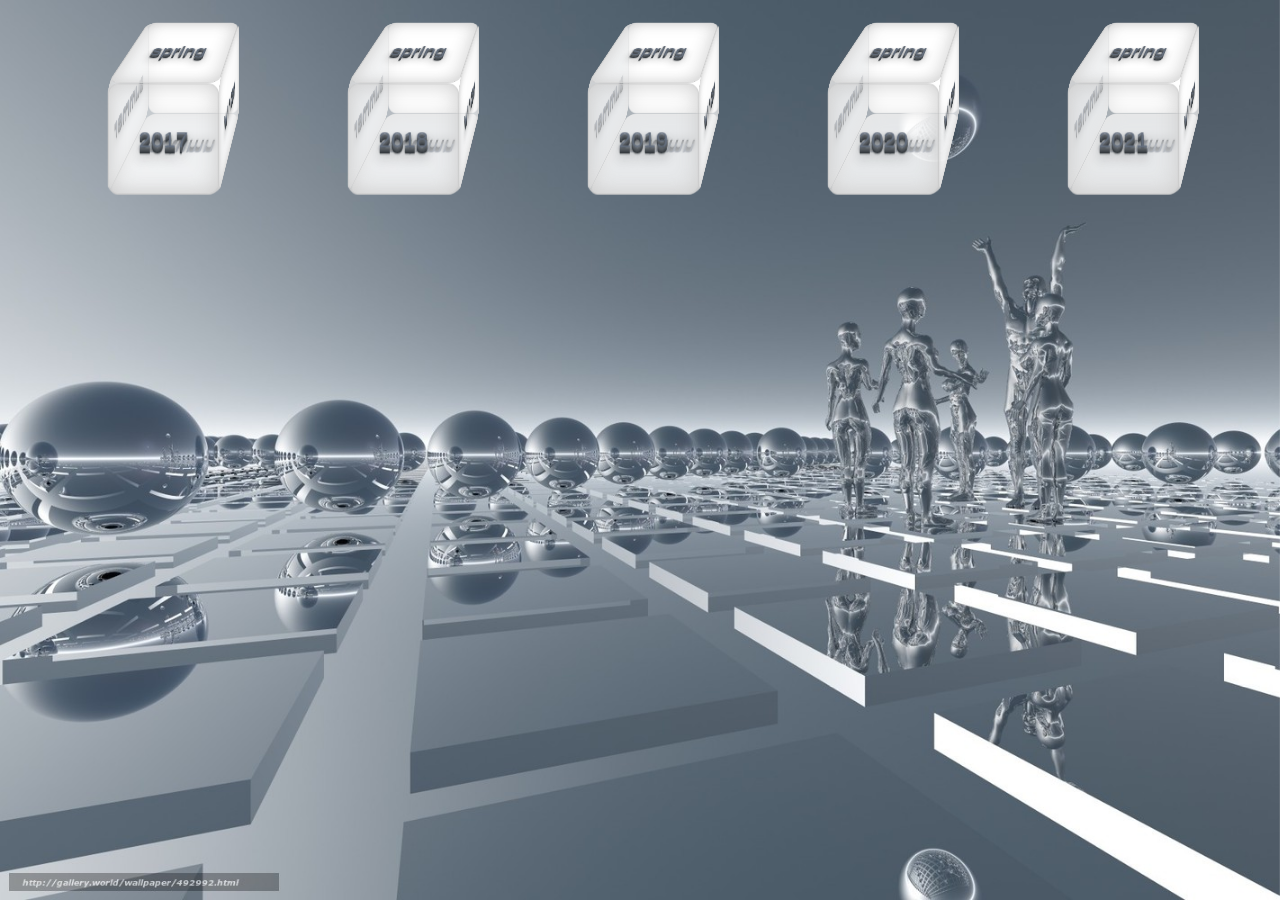
<file: calendar/index.html>
<!DOCTYPE html>
<html lang="en">
<head>
    <meta charset="UTF-8">
    <meta http-equiv="X-UA-Compatible" content="IE=edge">
    <meta name="viewport" content="width=device-width, initial-scale=1.0">
    <title>Calendar</title>
    <link rel="stylesheet" href="css/style.css">
</head>
<body>
    <main class="page">
        <div class="mainContainer">
            <div class="container">
                <div class="year">
                    <div class="box box2017">
                        <div class="yearNumber boxSide">2017</div>
                        <div class="winter boxSide">winter </div>
                        <div class="spring boxSide">spring </div>
                        <div class="summer boxSide">summer </div>
                        <div class="autumn boxSide">autumn </div>
                        <div class="back boxSide"></div>
                    </div>
                </div>
                <div class="year">
                    <div class="box box2018">
                        <div class="yearNumber boxSide">2018</div>
                        <div class="winter boxSide">winter </div>
                        <div class="spring boxSide">spring </div>
                        <div class="summer boxSide">summer </div>
                        <div class="autumn boxSide">autumn </div>
                        <div class="back boxSide"></div>
                    </div>
                </div>
                <div class="year">
                    <div class="box box2019">
                        <div class="yearNumber boxSide">2019</div>
                        <div class="winter boxSide">winter </div>
                        <div class="spring boxSide">spring </div>
                        <div class="summer boxSide">summer </div>
                        <div class="autumn boxSide">autumn </div>
                        <div class="back boxSide"></div>
                    </div>
                    
                </div>
                <div class="year">
                    <div class="box box2020">
                        <div class="yearNumber boxSide">2020</div>
                        <div class="winter boxSide">winter </div>
                        <div class="spring boxSide">spring </div>
                        <div class="summer boxSide">summer </div>
                        <div class="autumn boxSide">autumn </div>
                        <div class="back boxSide"></div>
                    </div>
                    
                </div>
                <div class="year">
                    <div class="box box2021">
                        <div class="yearNumber boxSide">2021</div>
                        <div class="winter boxSide">winter </div>
                        <div class="spring boxSide">spring </div>
                        <div class="summer boxSide">summer </div>
                        <div class="autumn boxSide">autumn </div>
                        <div class="back boxSide"></div>
                    </div>
                    
                </div>
                <div class="year">
                    <div class="box box2022">
                        <div class="yearNumber boxSide">2022</div>
                        <div class="winter boxSide"><img src="img/1.png" alt=""> </div>
                        <div class="spring boxSide"> <img src="img/2.png" alt=""> </div>
                        <div class="summer boxSide"> <img src="img/3.png" alt=""> </div>
                        <div class="autumn boxSide"><img src="img/4.png" alt=""> </div>
                        <div class="back boxSide">2022</div>
                    </div>
                    
                </div>
                <div class="year">
                    <div class="box box2023">
                        <div class="yearNumber boxSide">2023</div>
                        <div class="winter boxSide">winter </div>
                        <div class="spring boxSide">spring </div>
                        <div class="summer boxSide">summer </div>
                        <div class="autumn boxSide">autumn </div>
                        <div class="back boxSide"></div>
                    </div>
                    
                </div>
                <div class="year">
                    <div class="box box2024">
                        <div class="yearNumber boxSide">2024</div>
                        <div class="winter boxSide">winter </div>
                        <div class="spring boxSide">spring </div>
                        <div class="summer boxSide">summer </div>
                        <div class="autumn boxSide">autumn </div>
                        <div class="back boxSide"></div>
                    </div>
                </div>
                
            </div>
        </div>
    </main>
</body>
</html>
</file>
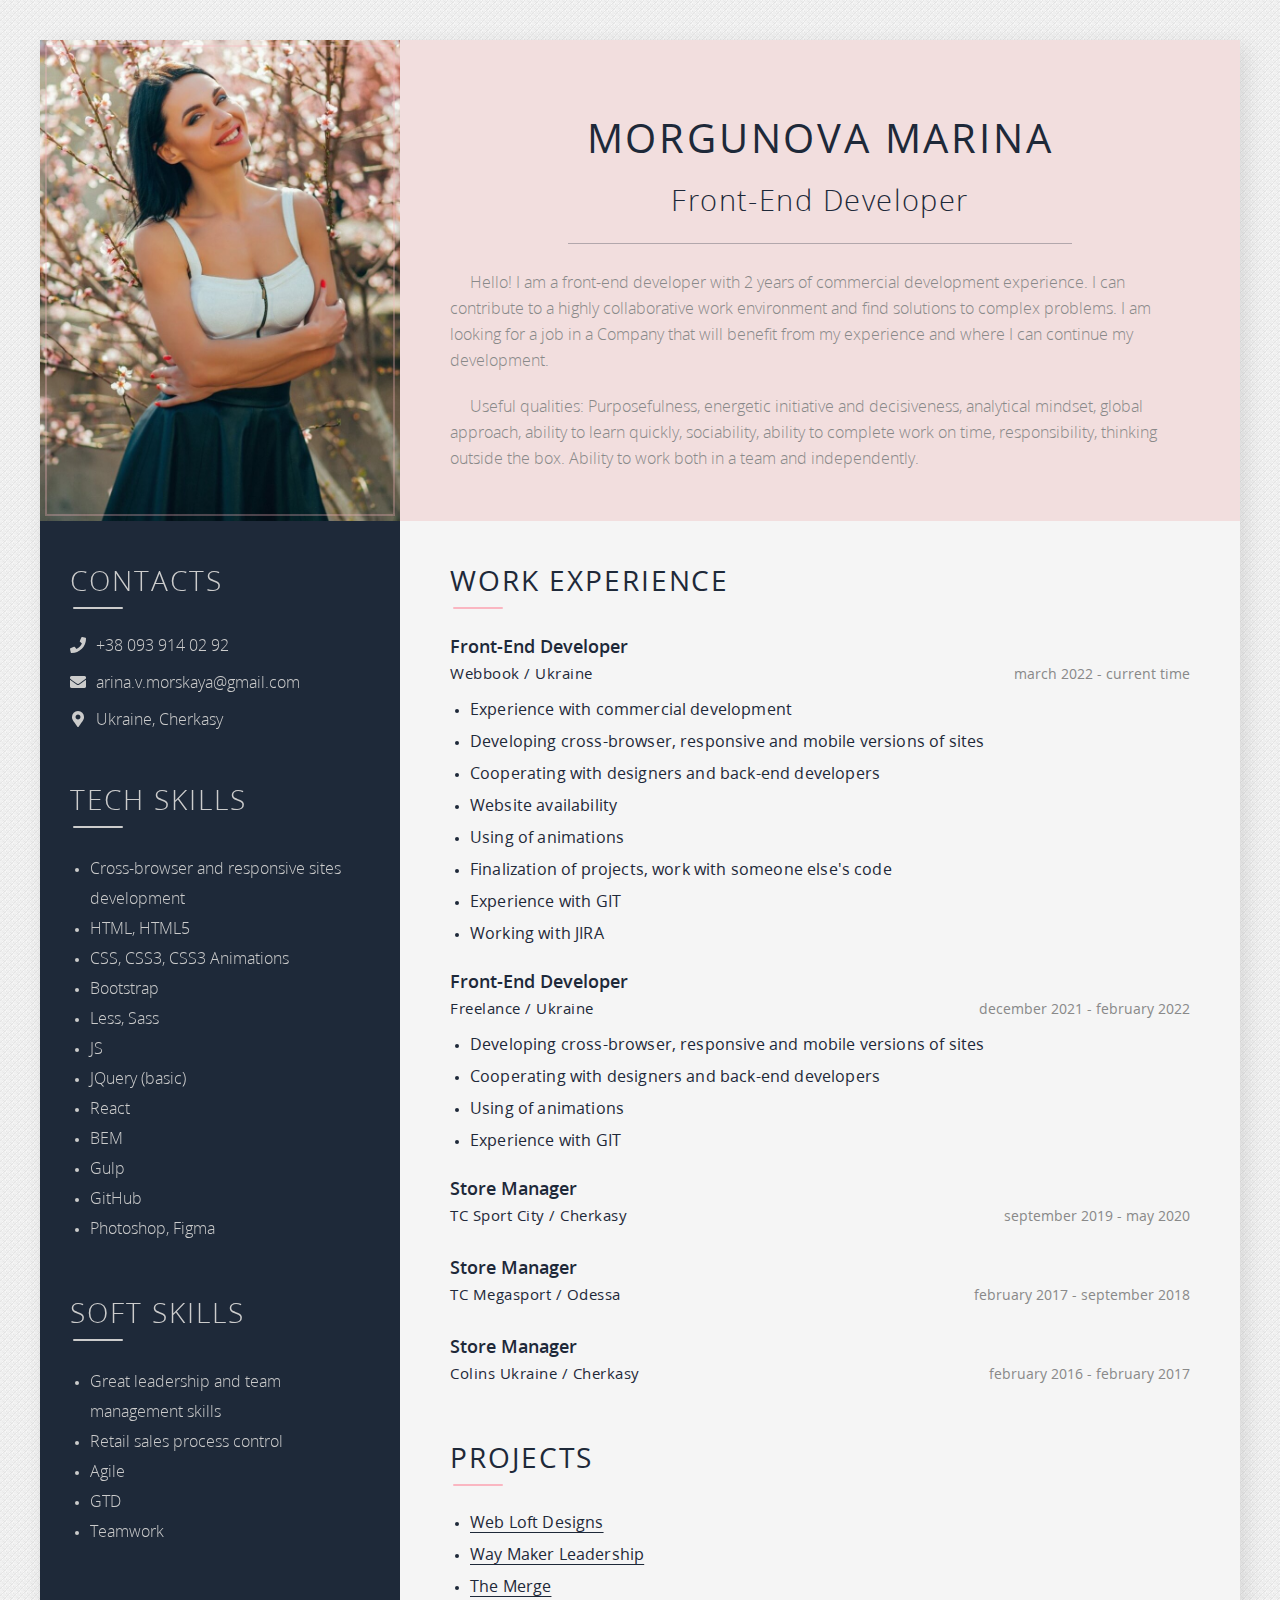
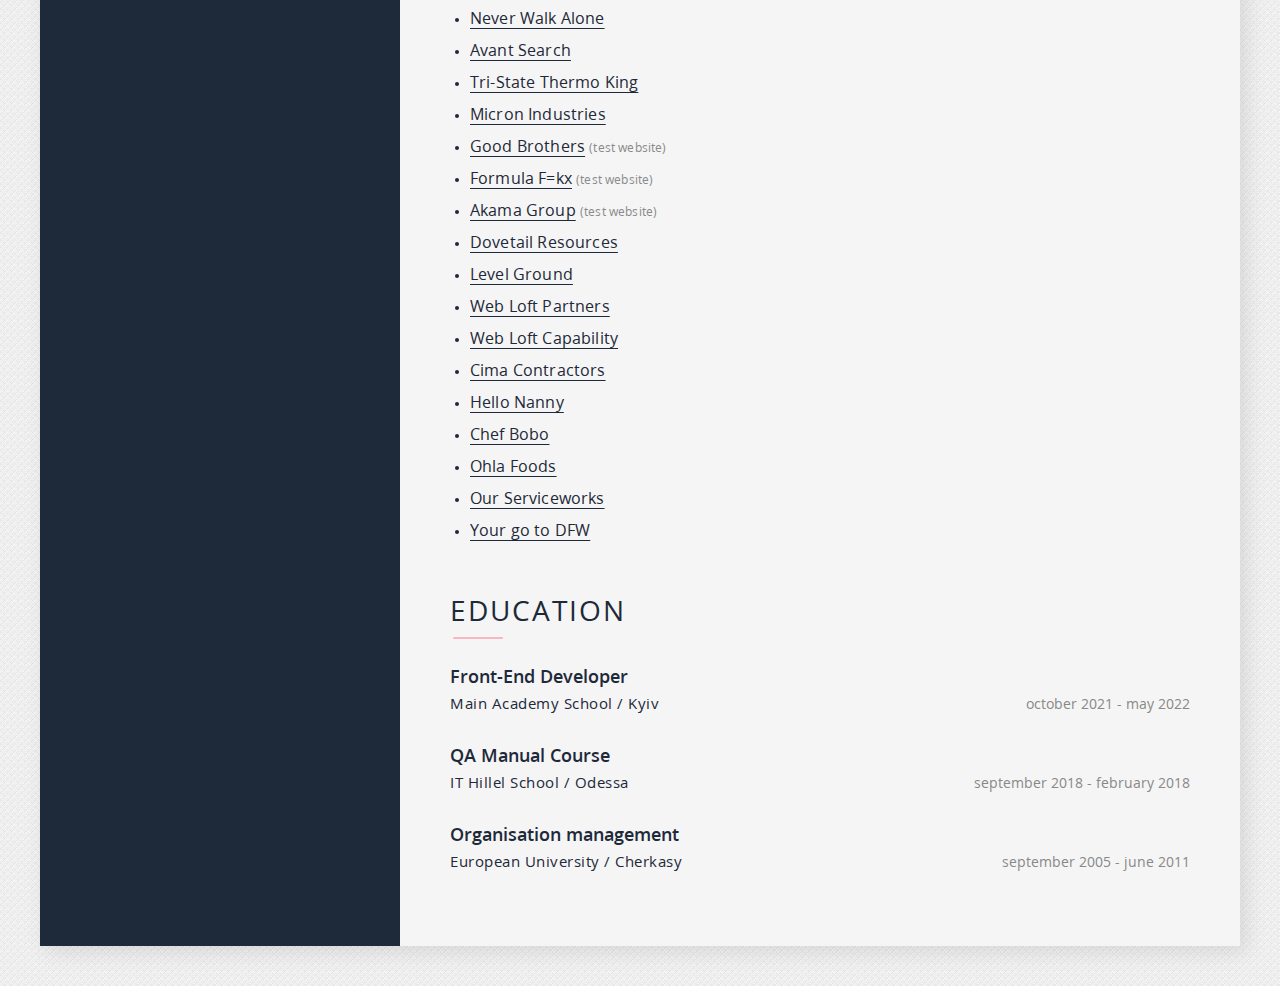
<file: CV/index.html>
<!DOCTYPE html>
<html lang="en">
<head>
	<meta charset="UTF-8">
	<meta http-equiv="X-UA-Compatible" content="IE=edge">
	<meta name="viewport" content="width=device-width, initial-scale=1.0">
	<title>CV Morgunova Marina</title>
	<link rel="stylesheet" href="css/style.css">
	<link rel="stylesheet" href="fonts/opensans.css">
	<link href="https://use.fontawesome.com/releases/v5.0.13/css/all.css" rel="stylesheet">
</head>
<body>
<main class="page">
	<div class="container">
		<div class="wrapper">
			<div class="header">
				<div class="header__content">
					<h1 class="header__title">Morgunova Marina</h1>
					<p class="header__profession">Front-End Developer</p>
				</div>
				<div class="header__avatar">
					<img class="header__image" src="img/foto.jpeg" alt="">
				</div>
				<div class="header__description">
					<p>Hello! I am a front-end developer with 2 years of commercial development experience. I can
						contribute to a highly collaborative work environment and find solutions to complex problems.
						I am looking for a job in a Company that will benefit from my experience and where I can
						continue my development.</p>
					<p>Useful qualities: Purposefulness, energetic initiative and decisiveness, analytical mindset,
						global
						approach, ability to learn quickly, sociability, ability to complete work on time,
						responsibility,
						thinking outside the box. Ability to work both in a team and independently.</p>
				</div>
			</div>
			<div class="content">
				<div>
					<h2 class="title">Work Experience</h2>
					<div class="content__item">
						<h3 class="content__title">Front-End Developer</h3>
						<div class="content__description">
							<p class="content__sub-title">Webbook / Ukraine</p>
							<p class="content__period">March 2022 - Сurrent time</p>
						</div>
						<ul class="content__list">
							<li> Experience with commercial development</li>
							<li> Developing cross-browser, responsive and mobile versions of sites</li>
							<li> Cooperating with designers and back-end developers</li>
							<li> Website availability</li>
							<li> Using of animations</li>
							<li> Finalization of projects, work with someone else's code</li>
							<li> Experience with GIT</li>
							<li> Working with JIRA</li>
						</ul>
					</div>
					<div class="content__item">
						<h3 class="content__title">Front-End Developer</h3>
						<div class="content__description">
							<p class="content__sub-title">Freelance / Ukraine</p>
							<p class="content__period">December 2021 - February 2022 </p>
						</div>
						<ul class="content__list">
							<li> Developing cross-browser, responsive and mobile versions of sites</li>
							<li> Cooperating with designers and back-end developers</li>
							<li> Using of animations</li>
							<li> Experience with GIT</li>
						</ul>
					</div>
					<div class="content__item">
						<h3 class="content__title">Store Manager</h3>
						<div class="content__description">
							<p class="content__sub-title">TC Sport City / Cherkasy</p>
							<p class="content__period">September 2019 - May 2020</p>
						</div>
					</div>
					<div class="content__item">
						<h3 class="content__title">Store Manager</h3>
						<div class="content__description">
							<p class="content__sub-title">ТС Megasport / Odessa</p>
							<p class="content__period">February 2017 - September 2018</p>
						</div>
					</div>
					<div class="content__item">
						<h3 class="content__title">Store Manager</h3>
						<div class="content__description">
							<p class="content__sub-title">Colins Ukraine / Cherkasy</p>
							<p class="content__period">February 2016 - February 2017</p>
						</div>
					</div>
				</div>
				<div>
					<h2 class="title">Projects</h2>
					<ul class="content__list">
						<li><a href="https://www.webloftdesigns.com/" class="content__link" target="_blank">Web Loft Designs</a></li>
						<li><a href="https://waymakerleadership.com/" class="content__link" target="_blank">Way Maker Leadership</a></li>
						<li><a href="https://themerge.org/" class="content__link" target="_blank">The Merge</a></li>
						<li><a href="https://neverwalkalone.org/" class="content__link" target="_blank">Never Walk Alone</a></li>
						<li><a href="https://avantsearches.com/" class="content__link" target="_blank">Avant Search</a></li>
						<li><a href="https://tstk.com/" class="content__link" target="_blank">Tri-State Thermo King</a></li>
						<li><a href="https://micronindustries.net/" class="content__link" target="_blank">Micron Industries</a></li>
						<li><a href="https://wldgbhm1dev.wpengine.com/" class="content__link" target="_blank">Good Brothers </a> <span>(test website)</span></li>
						<li><a href="https://wldfordev.wpengine.com/" class="content__link" target="_blank">Formula F=kx </a> <span>(test website)</span></li>
						<li><a href="https://wldagdev.wpengine.com/" class="content__link" target="_blank">Akama Group </a> <span>(test website)</span></li>
						<li><a href="https://dovetailrp.com/" class="content__link" target="_blank">Dovetail Resources</a></li>
						<li><a href="https://levelgroundbible.org/" class="content__link" target="_blank">Level Ground</a></li>
						<li><a href="https://webloftpartners.com/" class="content__link" target="_blank">Web Loft Partners</a></li>
						<li><a href="https://wldwldcddev.wpengine.com/" class="content__link" target="_blank">Web Loft Capability</a></li>
						<li><a href="https://www.cimacontractors.com/" class="content__link" target="_blank">Cima Contractors</a></li>
						<li><a href="https://hellonanny.com/" class="content__link" target="_blank">Hello Nanny</a></li>
						<li><a href="https://www.chefbobo.com/" class="content__link" target="_blank">Chef Bobo</a></li>
						<li><a href="https://ohlafoods.com/" class="content__link" target="_blank">Ohla Foods</a></li>
						<li><a href="https://ourserviceworks.com/" class="content__link" target="_blank">Our Serviceworks</a></li>
						<li><a href="https://yourgotodfw.com/" class="content__link" target="_blank">Your go to DFW</a></li>
					</ul>
				</div>
				<div>
					<h2 class="title">Education</h2>
					<div class="content__item">
						<h3 class="content__title">Front-End Developer </h3>
						<div class="content__description">
							<p class="content__sub-title">Main Academy School / Kyiv</p>
							<p class="content__period">October 2021 - May 2022</p>
						</div>
					</div>
					<div class="content__item">
						<h3 class="content__title">QA Manual Course </h3>
						<div class="content__description">
							<p class="content__sub-title">IT Hillel School / Odessa</p>
							<p class="content__period">September 2018 - February 2018 </p>
						</div>
					</div>
					<div class="content__item">
						<h3 class="content__title">Organisation management </h3>
						<div class="content__description">
							<p class="content__sub-title">European University / Cherkasy</p>
							<p class="content__period">September 2005 - June 2011</p>
						</div>
					</div>
				</div>
			</div>
			<div class="sidebar">
				<div class="sidebar__wrapper">
					<div>
						<h2 class="title">Contacts</h2>
						<div class="sidebar__contact">
							<a class="sidebar__link" href="tel:+380939140292"><i class="fas fa-phone"></i> +38 093 914
								02 92</a>
						</div>
						<div class="sidebar__contact">
							<a class="sidebar__link" href="mailto:arina.v.morskaya@gmail.com"><i
									class="fas fa-envelope"></i> arina.v.morskaya@gmail.com</a>
						</div>
						<div class="sidebar__contact">
							<p class="sidebar__address"><i class="fas fa-map-marker-alt"></i>Ukraine, Cherkasy</p>
						</div>
					</div>
					<div>
						<h2 class="title">Tech Skills</h2>
						<ul class="sidebar__list">
							<li>Cross-browser and responsive sites development</li>
							<li>HTML, HTML5</li>
							<li>CSS, CSS3, CSS3 Animations</li>
							<li>Bootstrap</li>
							<li>Less, Sass</li>
							<li>JS</li>
							<li>JQuery (basic)</li>
							<li>React</li>
							<li>BEM</li>
							<li>Gulp</li>
							<li>GitHub</li>
							<li>Photoshop, Figma</li>
						</ul>
					</div>
					<div>
						<h2 class="title">Soft Skills</h2>
						<ul class="sidebar__list">
							<li>Great leadership and team management skills</li>
							<li>Retail sales process control</li>
							<li>Agile</li>
							<li>GTD</li>
							<li>Teamwork</li>
						</ul>
					</div>
				</div>
			</div>
		</div>
	</div>
</main>
</body>
</html>
</file>
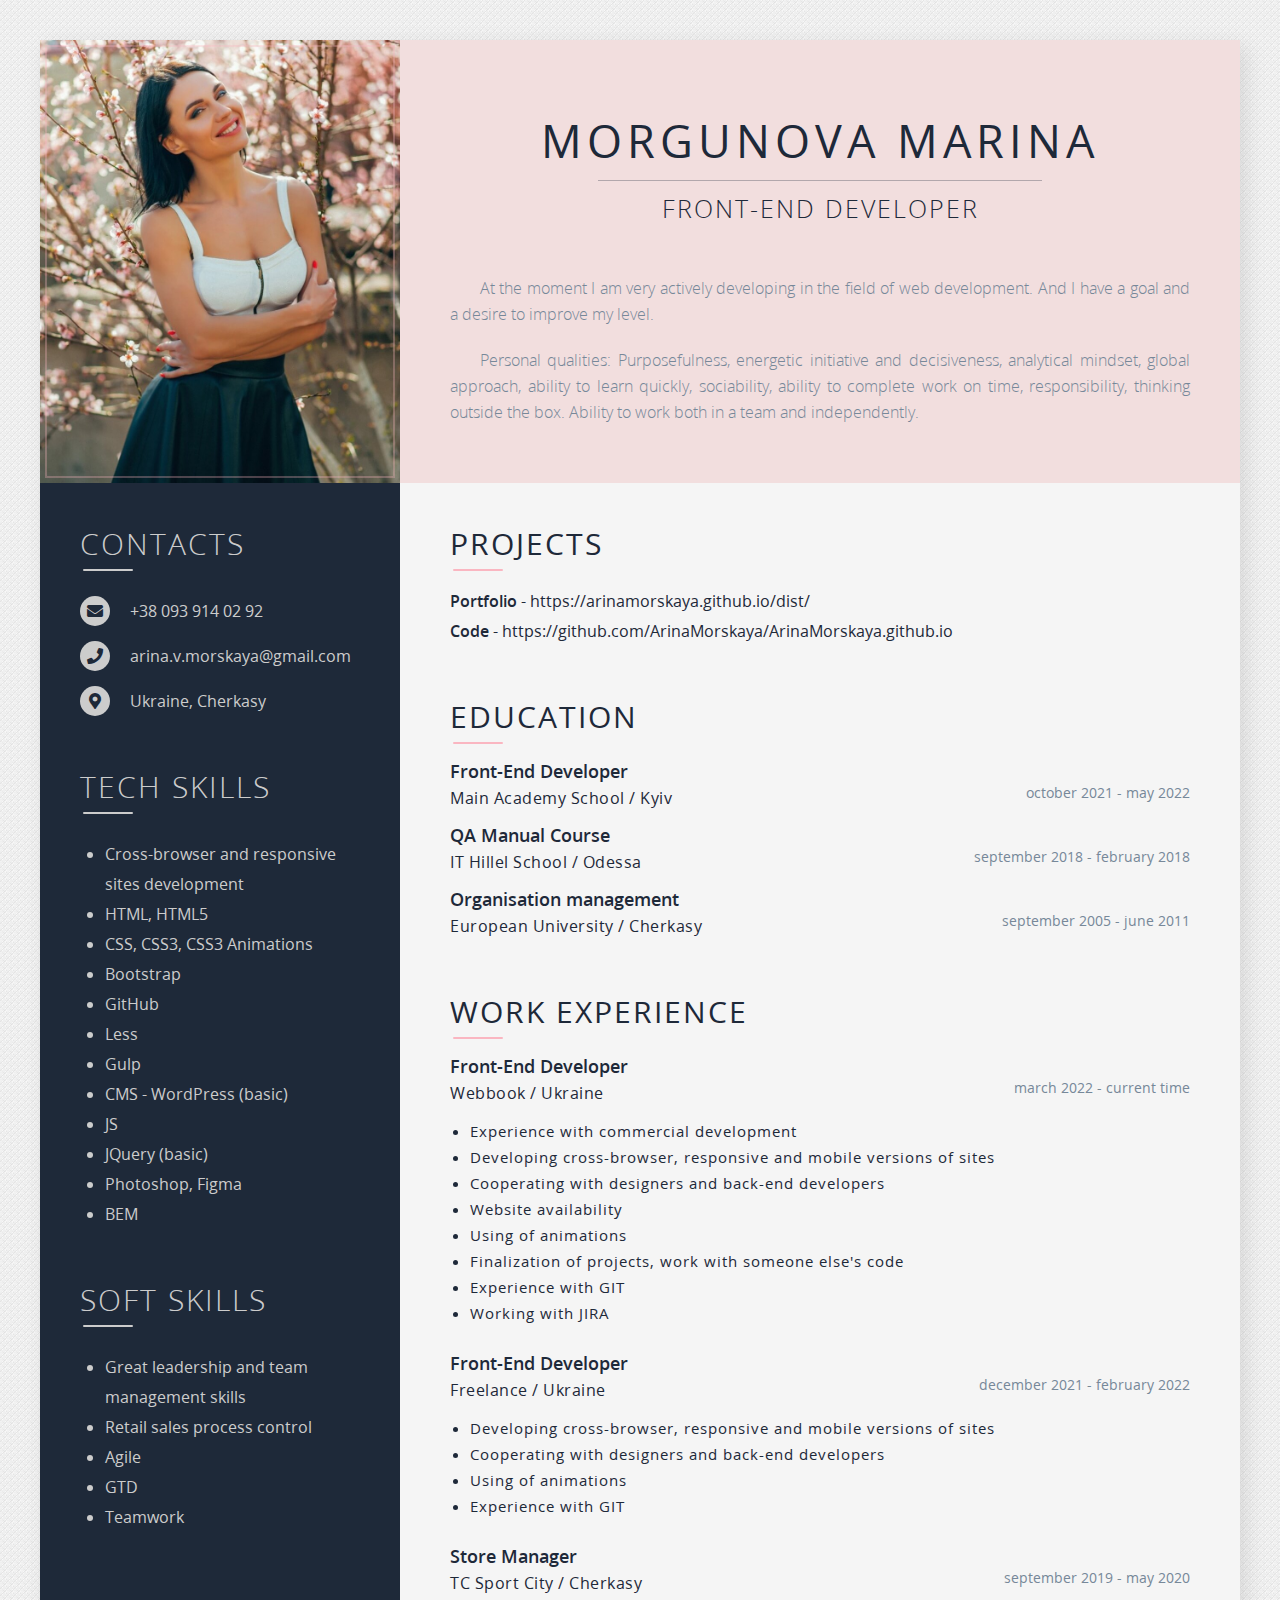
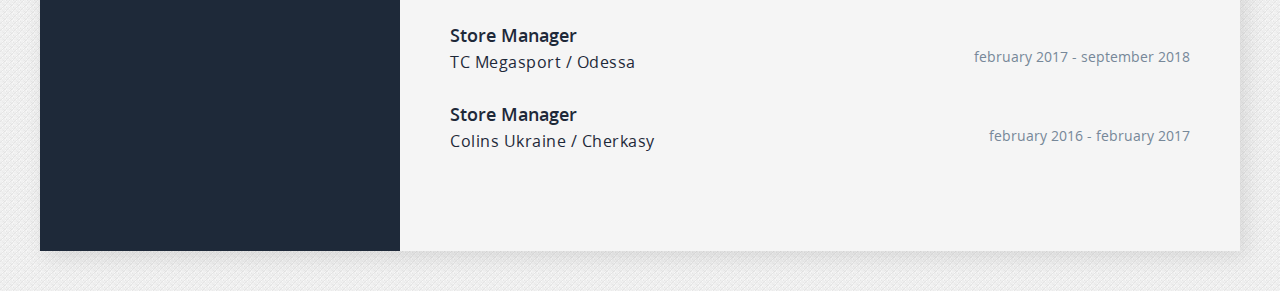
<file: CV_Morgunova_Marina/index.html>
<!DOCTYPE html>
<html lang="en">
<head>
    <meta charset="UTF-8">
    <meta http-equiv="X-UA-Compatible" content="IE=edge">
    <meta name="viewport" content="width=device-width, initial-scale=1.0">
    <title>CV Morgunova Marina</title>
    <link rel="stylesheet" href="css/style.css">
    <link rel="stylesheet" href="fonts/opensans.css">
    <link href="https://use.fontawesome.com/releases/v5.0.13/css/all.css" rel="stylesheet">
</head>
<body>
    <main class="page">
        <div class="container">
            <header class="header">
                <div class="header_img">
                    <img src="img/foto.jpeg" alt="">
                </div>
                <div class="header_content">
                    <h1>Morgunova Marina</h1>
                    <p class="profession">Front-End Developer</p>
                    <div class="about_me">
                        <p>At the moment I am very actively developing in the field of web development. And I have a goal and a desire to improve my level.</p>
                        <p>Personal qualities: Purposefulness, energetic initiative and decisiveness, analytical mindset, global approach, ability to learn quickly, sociability, ability to complete work on time, responsibility, thinking outside the box. Ability to work both in a team and independently.</p>
                    </div>
                </div>
            </header>
            <div class="main_content">
                <section class="professional_experience">
                    <div class="projects">
                        <h2 class="main_head">Projects</h2>
                        <a href="https://arinamorskaya.github.io/dist/" target="_blank"><b>Portfolio</b> - https://arinamorskaya.github.io/dist/</a>
                        <a href="https://github.com/ArinaMorskaya/ArinaMorskaya.github.io" target="_blank"><b>Code</b> - https://github.com/ArinaMorskaya/ArinaMorskaya.github.io</a>
                    </div>
                    <div class="education">
                        <h2 class="main_head">Education</h2>
                        <div class="education_item">
                            <h3 class="title">Front-End Developer </h3>
                            <div class="desc">
                                <p class="subtitle">Main Academy School / <span>Kyiv</span></p>
                                <p class="period">October 2021 - May 2022</p>
                            </div>
                        </div>
                        <div class="education_item">
                            <h3 class="title">QA Manual Course </h3>
                            <div class="desc">
                                <p class="subtitle">IT Hillel School / <span>Odessa</span></p>
                                <p class="period">September 2018 - February 2018 </p>
                            </div>
                        </div>
                        <div class="education_item">
                            <h3 class="title">Organisation management </h3>
                            <div class="desc">
                                <p class="subtitle">European University / <span>Cherkasy</span></p>
                                <p class="period">September 2005 - June 2011</p>
                            </div>
                        </div>
                    </div>
                    <div class="experience">
                        <h2 class="main_head">Work Experience</h2>
                        <div class="experience_item">
                            <h3 class="title">Front-End Developer</h3>
                            <div class="desc">
                                <p class="subtitle">Webbook / <span>Ukraine</span></p>
                                <p class="period">March 2022 - Сurrent time</p>
                            </div>
                            <ul class="duties_list">
                                <li> Experience with commercial development</li>
                                <li> Developing cross-browser, responsive and mobile versions of sites</li>
                                <li> Cooperating with designers and back-end developers</li>
                                <li> Website availability</li>
                                <li> Using of animations</li>
                                <li> Finalization of projects, work with someone else's code</li>
                                <li> Experience with GIT</li>
                                <li> Working with JIRA</li>
                            </ul>
                        </div>
                        <div class="experience_item">
                            <h3 class="title">Front-End Developer</h3>
                            <div class="desc">
                                <p class="subtitle">Freelance / <span>Ukraine</span></p>
                                <p class="period">December 2021 - February 2022 </p>
                            </div>
                            <ul class="duties_list">
                                <li> Developing cross-browser, responsive and mobile versions of sites</li>
                                <li> Cooperating with designers and back-end developers</li>
                                <li> Using of animations</li>
                                <li> Experience with GIT</li>
                            </ul>
                        </div>
                        <div class="experience_item">
                            <h3 class="title">Store Manager</h3>
                            <div class="desc">
                                <p class="subtitle">TC Sport City / <span>Cherkasy</span></p>
                                <p class="period">September 2019 - May 2020</p>
                            </div>
                            <!-- <ul class="duties_list">
                                <li> Managing entire retail store. </li>
                                <li> Analyzing store performance, collecting metrics and ensuring performance is growing. </li>
                                <li> Hiring, managing and training new personnel. </li>
                                <li> Making sure the store meets company’s goals and requirements. </li>
                                <li> Inventarization. </li>
                                <li> Providing reports and feedbacks to top-tier management. </li>
                                <li> Communication with governmental institutions. </li>
                            </ul> -->
                        </div>
                        <div class="experience_item">
                            <h3 class="title">Store Manager</h3>
                            <div class="desc">
                                <p class="subtitle">ТС Megasport / <span>Odessa</span></p>
                                <p class="period">February 2017 - September 2018</p>
                            </div>
                        </div>
                        <div class="experience_item">
                            <h3 class="title">Store Manager</h3>
                            <div class="desc">
                                <p class="subtitle">Colins Ukraine / <span>Cherkasy</span></p>
                                <p class="period">February 2016 - February 2017</p>
                            </div>
                        </div>
                    </div>
                </section>
                <aside class="sidebar">
                    <div class="contacts">
                        <h2 class="main_head">Contacts</h2>
                        <div class="contacts_item">
                            <i class="fas fa-envelope"></i>
                            <a class="contacts-link" href="tel:+380939140292">+38 093 914 02 92</a>
                        </div>
                        <div class="contacts_item">
                            <i class="fas fa-phone"></i>
                            <a class="contacts-link" href="mailto:arina.v.morskaya@gmail.com">arina.v.morskaya@gmail.com</a>
                        </div>
                        <div class="contacts_item">
                            <i class="fas fa-map-marker-alt"></i>
                            <p>Ukraine, Cherkasy</p>
                        </div>
                    </div>
                    <div class="tech_skills">
                        <h2 class="main_head">Tech Skills</h2>
                        <ul class="skills_list">
                            <li>Cross-browser and responsive sites development</li>
                            <li>HTML, HTML5</li>
                            <li>CSS, CSS3, CSS3 Animations</li>
                            <li>Bootstrap</li>
                            <li>GitHub</li>
                            <li>Less</li>
                            <li>Gulp</li>
                            <li>CMS - WordPress (basic)</li>
                            <li>JS</li>
                            <li>JQuery (basic)</li>
                            <li>Photoshop, Figma</li>
                            <li>BEM</li>
                        </ul>
                    </div>
                    <div class="soft_skills">
                        <h2 class="main_head">Soft Skills</h2>
                        <ul class="skills_list">
                            <li>Great leadership and team management skills</li>
                            <li>Retail sales process control</li>
                            <li>Agile</li>
                            <li>GTD</li>
                            <li>Teamwork</li>
                        </ul>
                    </div>
                </aside>
            </div>
        </div>
    </main>
</body>
</html>
</file>
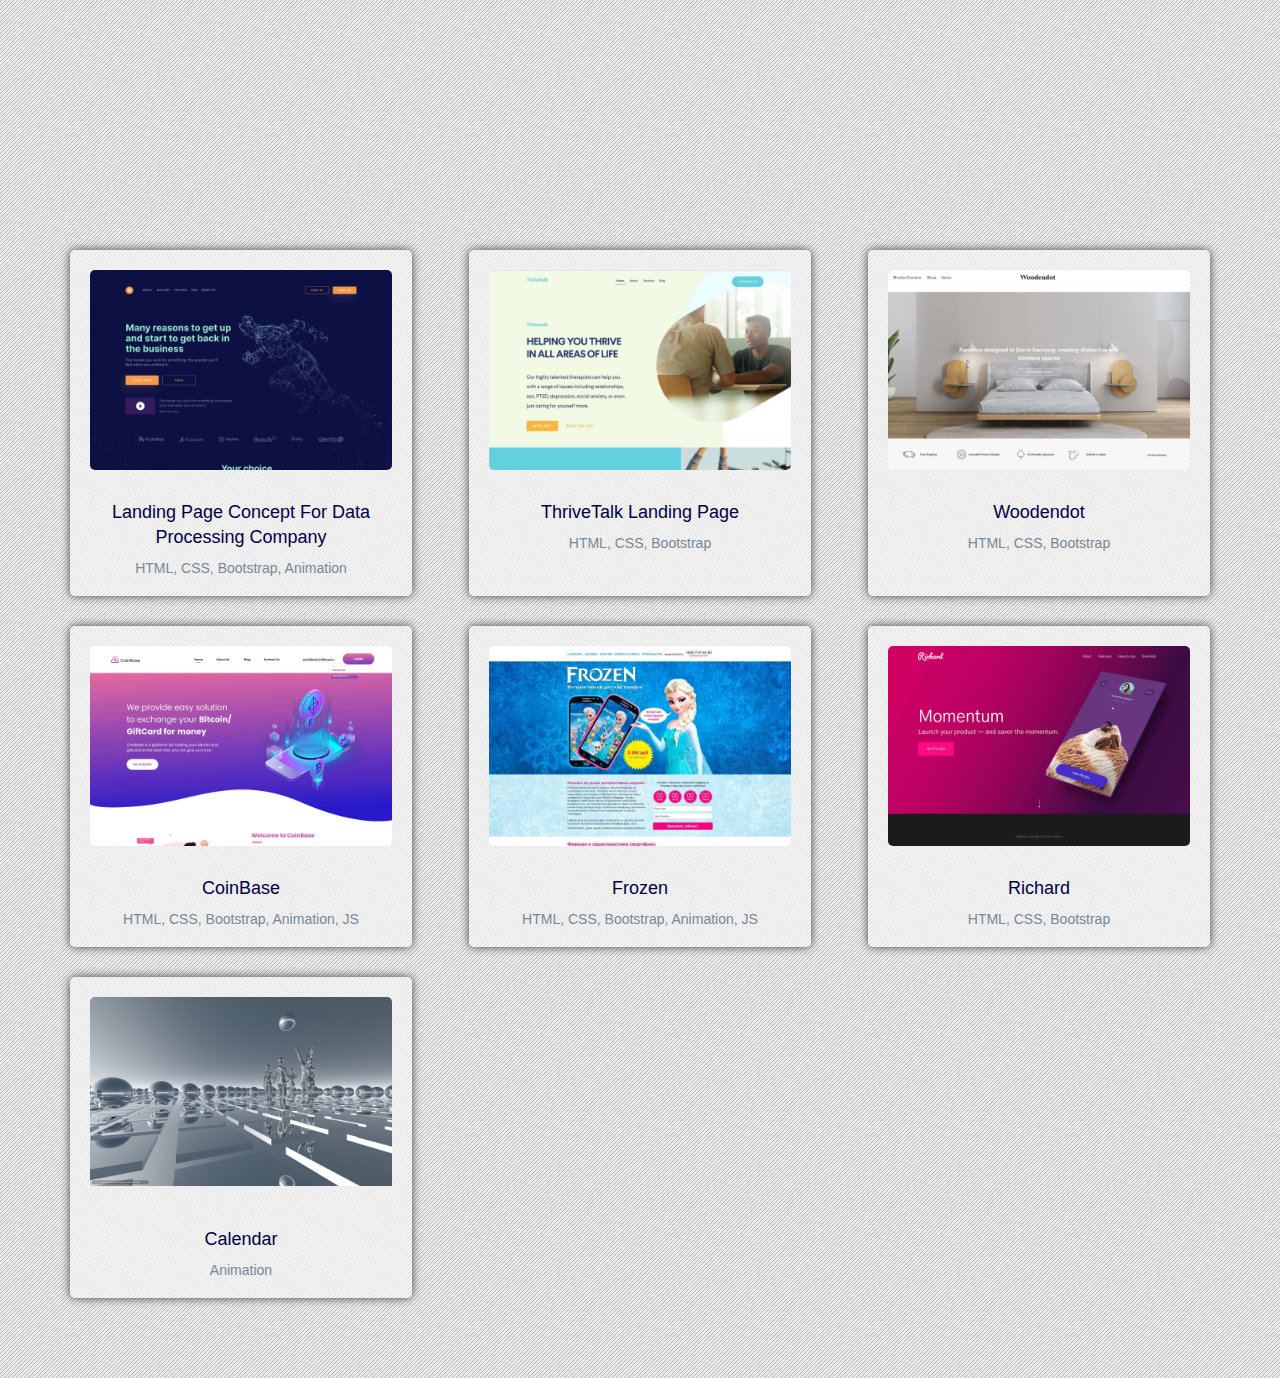
<file: dist/index.html>
<!DOCTYPE html>
<html lang="en">
<head>
    <meta charset="UTF-8">
    <meta http-equiv="X-UA-Compatible" content="IE=edge">
    <meta name="viewport" content="width=device-width, initial-scale=1.0">
    <title>My Projects</title>
    <link rel="stylesheet" href="css/style.min.css">
</head>
<body>
    <main class="page">
        <div class="container">
            <div class="title_anime">
                <div class="title">
                    <span>W</span>
                    <span>e</span>
                    <span>l</span>
                    <span>c</span>
                    <span>o</span>
                    <span>m</span>
                    <span>e</span> 
                </div>
            </div>
            <div class="projects">
                <div class="project_item">
                    <div class="img_parent"></div>
                    <div class="project_title">
                        <a class="project_link" href="https://arinamorskaya.github.io/Landing_Page_Concept_For_Data_Processing_Company"target="_blank">Landing Page Concept For Data Processing Company</a>
                        <p class="projects_desc"> HTML, CSS, Bootstrap, Animation</p>
                    </div>
                </div>
                <div class="project_item">
                    <div class="img_parent"></div>
                    <div class="project_title">
                        <a class="project_link" href="https://arinamorskaya.github.io/ThriveTalk_Landing_Page" target="_blank">ThriveTalk Landing Page</a>
                        <p class="projects_desc"> HTML, CSS, Bootstrap</p>

                    </div>
                </div>
                <div class="project_item">
                    <div class="img_parent"></div>
                    <div class="project_title">
                        <a class="project_link" href="https://arinamorskaya.github.io/Woodendot" target="_blank">Woodendot</a>
                        <p class="projects_desc"> HTML, CSS, Bootstrap</p>

                    </div>
                </div>
                <div class="project_item">
                    <div class="img_parent"></div>
                    <div class="project_title">
                        <a class="project_link" href="https://arinamorskaya.github.io/CoinBase" target="_blank">CoinBase</a>
                        <p class="projects_desc"> HTML, CSS, Bootstrap, Animation, JS</p>

                    </div>
                </div>
                <div class="project_item">
                    <div class="img_parent"></div>
                    <div class="project_title">
                        <a class="project_link" href="https://arinamorskaya.github.io/frozen" target="_blank">Frozen</a>
                        <p class="projects_desc"> HTML, CSS, Bootstrap, Animation, JS</p>
                    </div>
                </div>
                <div class="project_item">
                    <div class="img_parent"></div>
                    <div class="project_title">
                        <a class="project_link" href="https://arinamorskaya.github.io/Richard" target="_blank">Richard</a>
                        <p class="projects_desc"> HTML, CSS, Bootstrap</p>
                    </div>
                </div>
                <div class="project_item calendar">
                    <div class="img_parent"></div>
                    <div class="project_title">
                        <a class="project_link" href="https://arinamorskaya.github.io/calendar/" target="_blank">Calendar</a>
                        <p class="projects_desc"> Animation </p>
                    </div>
                </div>
            </div>
        </div>
    </main>
</body>
</html>
</file>
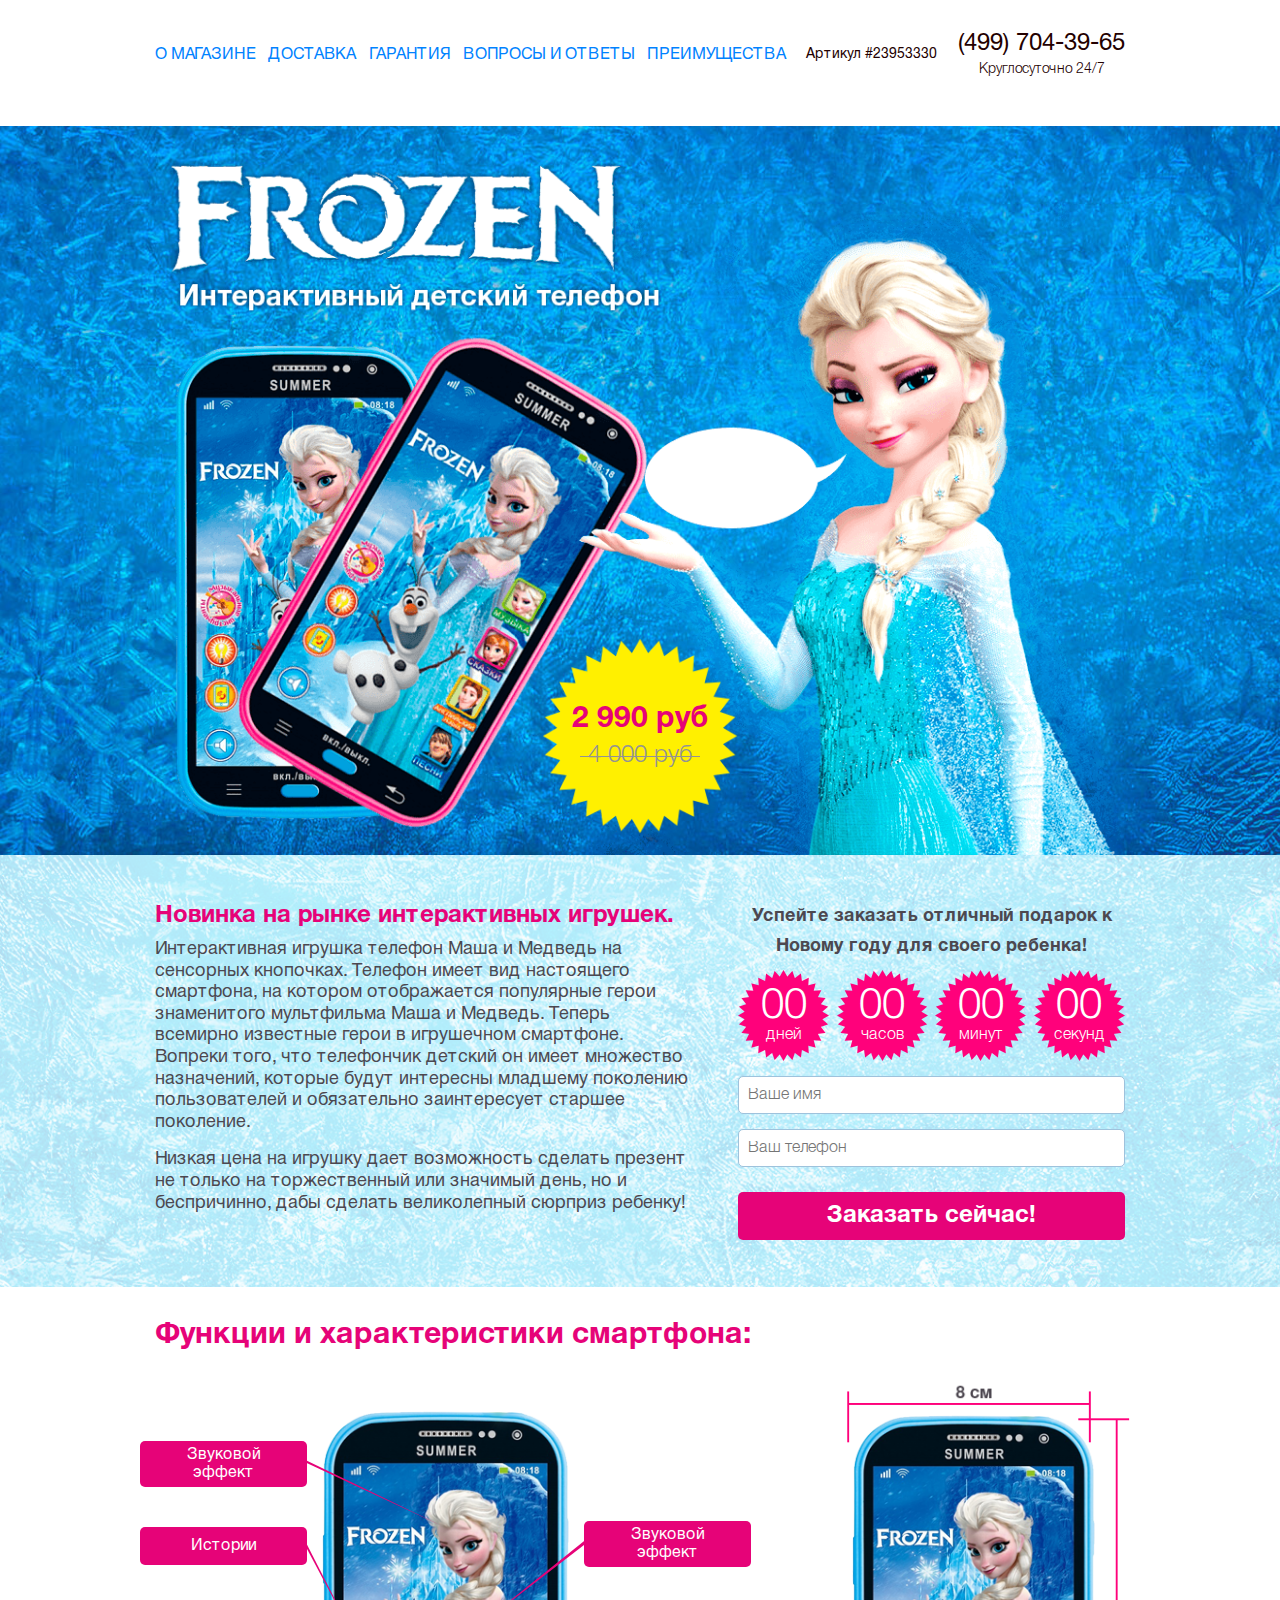
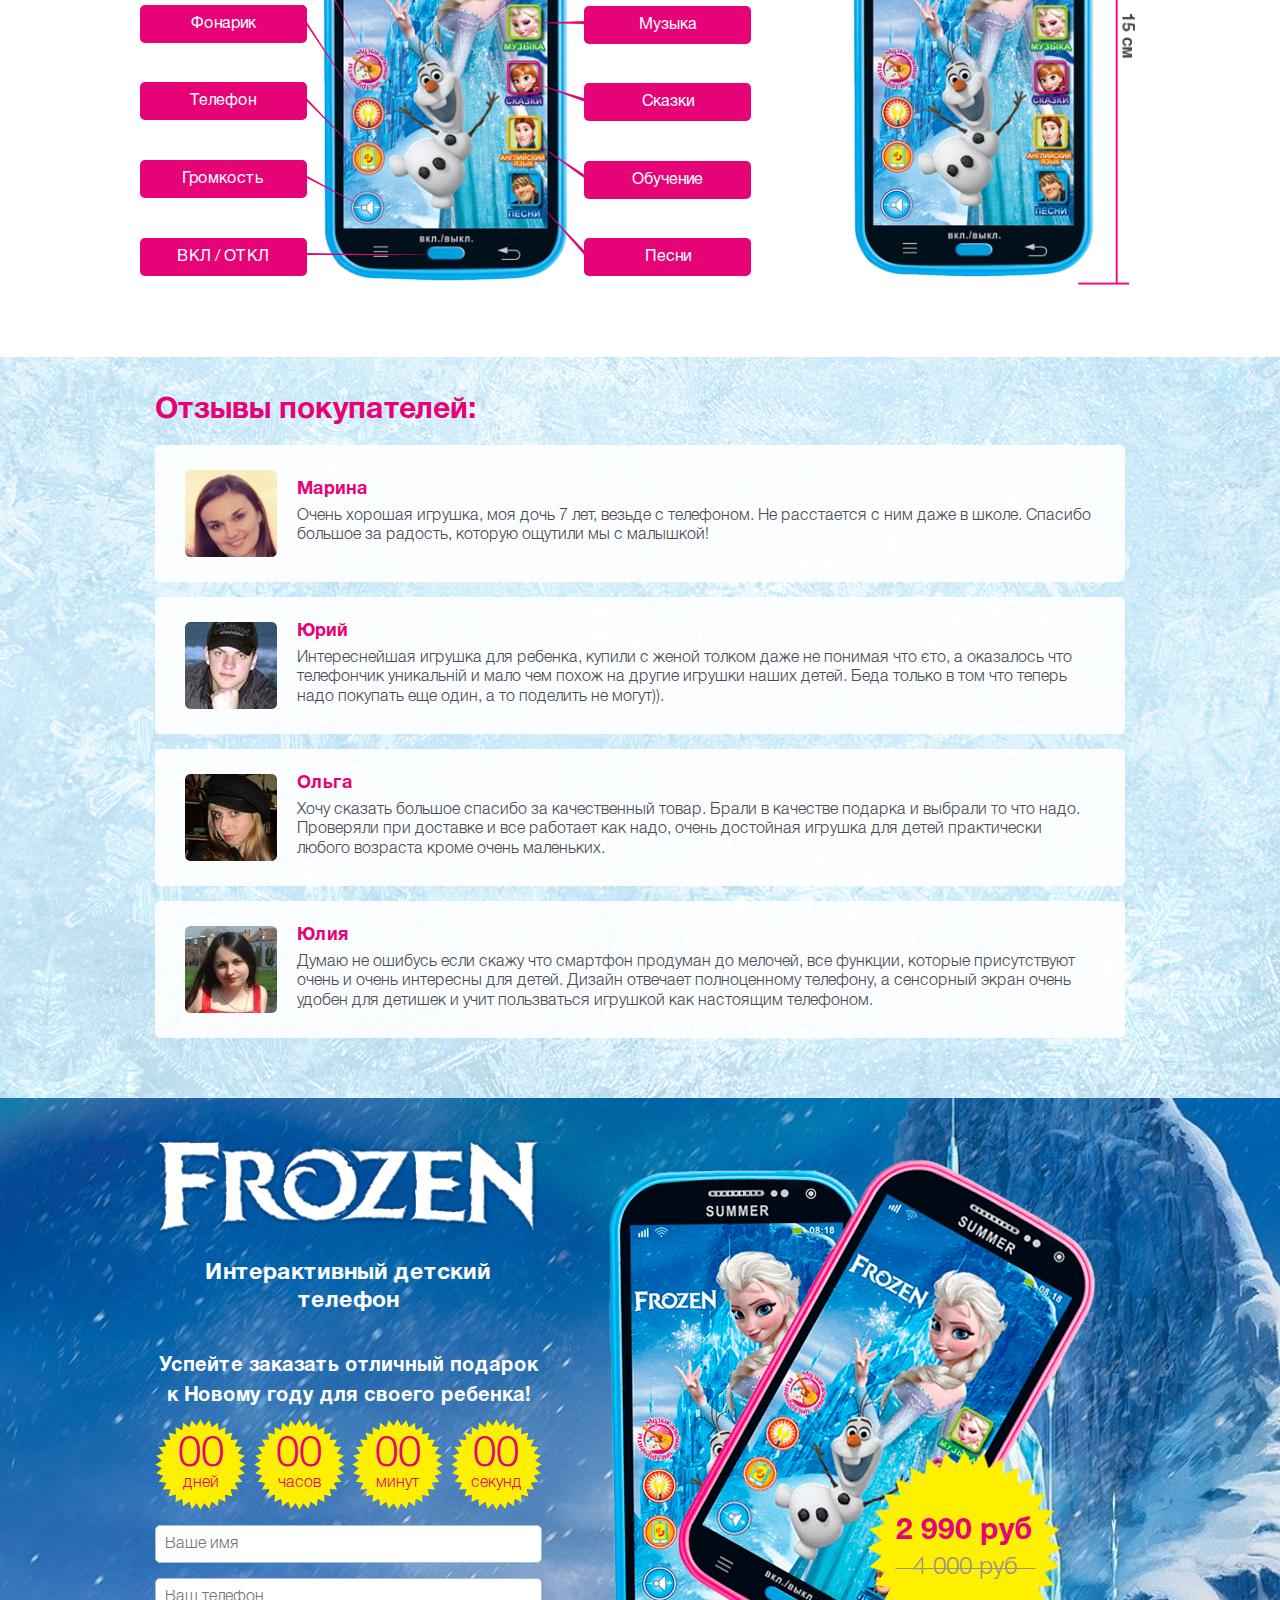
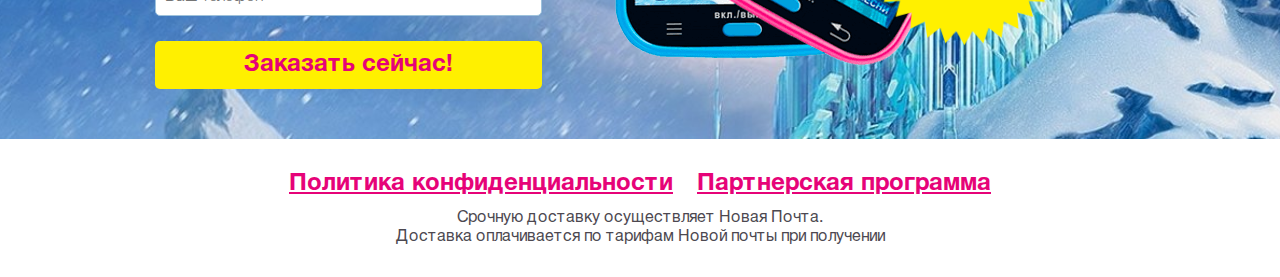
<file: frozen/index.html>
<!DOCTYPE html>
<html lang="en">
<head>
    <meta charset="UTF-8">
    <meta http-equiv="X-UA-Compatible" content="IE=edge">
    <meta name="viewport" content="width=device-width, initial-scale=1.0">
    <title>Frozen</title>
    <link rel="stylesheet" href="css/style.css">
    <link rel="stylesheet" href="css/responsive.css">
    <link rel="shortcut icon" href="img/favicon.ico" type="image/x-icon">
    <link rel="stylesheet" href="vendor/bootstrap-4.0/css/bootstrap.min.css">
    <link rel="stylesheet" href="vendor/bootstrap-4.0/css/bootstrap-grid.min.css">
    <link type="text/css" rel="stylesheet" href="vendor/OwlCarousel2-2.3.4/dist/assets/owl.carousel.min.css"/>
    <link type="text/css" rel="stylesheet" href="vendor/OwlCarousel2-2.3.4/dist/assets/owl.theme.default.min.css">
    <link rel="stylesheet" href="fonts/helvetica.css">
    <link href="https://use.fontawesome.com/releases/v5.0.13/css/all.css" rel="stylesheet">
</head>
<body>
    <main class="page">

        <!-- HEADER -->
        <header class="header" id="header">
            <div class="container">
                <nav class="responsiveMenu">
                    <a href="#" class="responsiveMenuIcon" id="responsiveMenuIcon"><i class="fas fa-bars"></i></a>
                    <ul id="mainMenu" class="mainMenu">
                        <li class="itemMenu"><a href="#">О МАГАЗИНЕ</a></li>
                        <li class="itemMenu"><a href="#">ДОСТАВКА</a></li>
                        <li class="itemMenu"><a href="#">ГАРАНТИЯ</a></li>
                        <li class="itemMenu"><a href="#">ВОПРОСЫ И ОТВЕТЫ</a></li>
                        <li class="itemMenu"><a href="#">ПРЕИМУЩЕСТВА</a></li>
                    </ul>
                </nav>
                <div class="vendorCode">
                    <p>Артикул #23953330</p>
                </div>
                <div class="contacts">
                    <a href="tel:+38499704-39-65" type="tel">(499) 704-39-65</a>
                    <p>Круглосуточно 24/7</p>
                </div>
            </div>
        </header>

        <!-- BANNER -->
        <section class="banner">
            <div class="container">
                <div class="row ">
                    <div class="col-12 img-Wrapper">
                        <img src="img/banner.png" alt="" class="img-fluid">
                        <div class="price">
                            <span class="newPrice">2 990 руб</span>
                            <p class="oldPrice">4 000 руб</p>
                        </div>
                        <div class="message">
                            <span class="letter">В</span>
                            <span class="letter">с</span>
                            <span class="letter">т</span>
                            <span class="letter">р</span>
                            <span class="letter">е</span>
                            <span class="letter">ч</span>
                            <span class="letter">а</span>
                            <span class="letter">й</span><br>
                            <span class="letter">н</span>
                            <span class="letter">о</span>
                            <span class="letter">в</span>
                            <span class="letter">о</span>
                            <span class="letter">г</span>
                            <span class="letter">о</span>
                            <span class="letter">д</span>
                            <span class="letter">н</span>
                            <span class="letter">ю</span>
                            <span class="letter">ю</span><br>
                            <span class="letter">с</span> 
                            <span class="letter">к</span> 
                            <span class="letter">и</span> 
                            <span class="letter">д</span> 
                            <span class="letter">к</span> 
                            <span class="letter">у</span> 
                            <span class="letter">!</span> 
                        </div>
                    </div>
                </div>    
            </div>
        </section>

        <!-- ABOUT -->
        <section class="about">
            <div class="container">
                <div class="row justify-content-center">
                    <div class="col-xl-7 col-lg-7 col-md-7 col-sm-12 content">
                        <h2>Новинка на рынке интерактивных игрушек.</h2>
                        <p>Интерактивная игрушка телефон Маша и Медведь на сенсорных кнопочках. Телефон имеет вид настоящего смартфона, на котором отображается популярные герои знаменитого мультфильма Маша и Медведь. Теперь всемирно известные герои в игрушечном смартфоне. Вопреки того, что телефончик детский он имеет множество назначений, которые будут интересны младшему поколению пользователей и обязательно заинтересует старшее поколение.</p>
                        <p>Низкая цена на игрушку дает возможность сделать презент не только на торжественный или значимый день, но и беспричинно, дабы сделать великолепный сюрприз ребенку!</p>
                    </div>
                    <div class="col-xl-5 col-lg-5 col-md-5 col-sm-10 order-block">
                        <h3>Успейте заказать отличный подарок к Новому году для своего ребенка!</h3>
                        <div class="timerWrapper">
                            <div class="timer">
                                <p class="timer-item timer-days">00</p>
                                <p class="timer-title days-title">дней</p>
                            </div>
                            <div class="timer">
                                <p class="timer-item timer-hours">00</p>
                                <p class="timer-title hours-title">часов</p>
                            </div>
                            <div class="timer">
                                <p class="timer-item timer-minutes">00</p>
                                <p class="timer-title minutes-title">минут</p>
                            </div>
                            <div class="timer">
                                <p class="timer-item timer-seconds">00</p>
                                <p class="timer-title seconds-title">секунд</p>
                            </div>
                        </div>
                        <form action="order.php">
                            <input type="text" name="name" placeholder="Ваше имя"/>
                            <input id="phone" type="phone" placeholder="Ваш телефон">
                        </form>
                        <button type="button" class="button">Заказать сейчас!</button>
                    </div>
                </div>    
            </div>
        </section>

        <!-- FEATURES -->
        <section class="features">
            <div class="container">
                <div class="row justify-content-center align-items-center">
                    <div class="col-12">
                        <h2>Функции и характеристики смартфона:</h2>
                    </div>
                    <div class="col-xl-8 col-lg-7 col-md-10 col-sm-12 ">
                        <div class="row functionBlock-Wrapper">
                            <div class="col-xl-3 col-lg-3 col-md-3 col-sm-3 functionBlock functionBlockRight">
                                <div class="function">Звуковой эффект</div>
                                <div class="function">Истории</div>
                                <div class="function">Фонарик</div>
                                <div class="function">Телефон</div>
                                <div class="function">Громкость</div>
                                <div class="function">ВКЛ / ОТКЛ</div>
                            </div>
                            <div class="col-xl-5 col-lg-6 col-md-6 col-sm-6 text-center">
                                <img src="img/phone_blue.png" alt="Интерактивная игрушка телефон" class="img-fluid">
                            </div>
                            <div class="col-xl-3 col-lg-3 col-md-3 col-sm-3 functionBlock functionBlockLeft">
                                <div class="function">Звуковой эффект</div>
                                <div class="function">Музыка</div>
                                <div class="function">Сказки</div>
                                <div class="function">Обучение</div>
                                <div class="function">Песни</div>
                            </div>
                        </div>
                    </div>
                    <div class="col-xl-4 col-lg-5 col-md-10 col-sm-12 phoneWrapper">
                        <img src="img/phone_blue.png" alt="Интерактивная игрушка телефон" class="img-fluid">
                    </div>
                </div>    
            </div>
        </section>

        <!-- REWIEWS -->
        <section class="rewiews"> 
            <div class="container">
                <div class="row">
                    <div class="col-12">
                        <h2>Отзывы покупателей:</h2>
                    </div>
                    <div class="col-12">
                        <div class="owl-carousel owl-theme" id="slider">
                            <div class="slide">
                                <img src="img/Marina.jpg" alt="" >
                                <div class="content">
                                    <h3>Марина</h3>
                                    <p>Очень хорошая игрушка, моя дочь 7 лет, везьде с телефоном. Не расстается с ним даже в школе. Спасибо большое за радость, которую ощутили мы с малышкой!</p>
                                </div>
                            </div>
                            <div class="slide">
                                <img src="img/Yuriy.jpg" alt="">
                                <div class="content">
                                    <h3>Юрий</h3>
                                    <p>Интереснейшая игрушка для ребенка, купили с женой толком даже не понимая что єто, а оказалось что телефончик уникальній и мало чем похож на другие игрушки наших детей. Беда только в том что теперь надо покупать еще один, а то поделить не могут)).</p>
                                </div>
                            </div>
                            <div class="slide">
                                <img src="img/Olga.jpg" alt="">
                                <div class="content">
                                    <h3>Ольга</h3>
                                    <p>Хочу сказать большое спасибо за качественный товар. Брали в качестве подарка и выбрали то что надо. Проверяли при доставке и все работает как надо, очень достойная игрушка для детей практически любого возраста кроме очень маленьких.</p>
                                </div>
                            </div>
                            <div class="slide">
                                <img src="img/Uylia.jpg" alt="">
                                <div class="content">
                                    <h3>Юлия</h3>
                                    <p>Думаю не ошибусь если скажу что смартфон продуман до мелочей, все функции, которые присутствуют очень и очень интересны для детей. Дизайн отвечает полноценному телефону, а сенсорный экран очень удобен для детишек и учит пользваться игрушкой как настоящим телефоном.</p>
                                </div>
                            </div>
                        </div>
                        <div class="rewiewsParent">
                            <div class="slide">
                                <img src="img/Marina.jpg" alt="" >
                                <div class="content">
                                    <h3>Марина</h3>
                                    <p>Очень хорошая игрушка, моя дочь 7 лет, везьде с телефоном. Не расстается с ним даже в школе. Спасибо большое за радость, которую ощутили мы с малышкой!</p>
                                </div>
                            </div>
                            <div class="slide">
                                <img src="img/Yuriy.jpg" alt="">
                                <div class="content">
                                    <h3>Юрий</h3>
                                    <p>Интереснейшая игрушка для ребенка, купили с женой толком даже не понимая что єто, а оказалось что телефончик уникальній и мало чем похож на другие игрушки наших детей. Беда только в том что теперь надо покупать еще один, а то поделить не могут)).</p>
                                </div>
                            </div>
                            <div class="slide">
                                <img src="img/Olga.jpg" alt="">
                                <div class="content">
                                    <h3>Ольга</h3>
                                    <p>Хочу сказать большое спасибо за качественный товар. Брали в качестве подарка и выбрали то что надо. Проверяли при доставке и все работает как надо, очень достойная игрушка для детей практически любого возраста кроме очень маленьких.</p>
                                </div>
                            </div>
                            <div class="slide">
                                <img src="img/Uylia.jpg" alt="">
                                <div class="content">
                                    <h3>Юлия</h3>
                                    <p>Думаю не ошибусь если скажу что смартфон продуман до мелочей, все функции, которые присутствуют очень и очень интересны для детей. Дизайн отвечает полноценному телефону, а сенсорный экран очень удобен для детишек и учит пользваться игрушкой как настоящим телефоном.</p>
                                </div>
                            </div>
                        </div>
                    </div>
                </div>
            </div>
        </section>

        <!-- ORDER -->
        <section class="order">
            <div class="container">
                <div class="row justify-content-md-between justify-content-sm-center text-center align-items-center">
                    <div class="col-xl-5 col-lg-6 col-md-6 col-sm-10 order-block">
                        <img src="img/logo.png" alt="Frozen" class="img-fluid logo">
                        <h1>Интерактивный детский телефон</h1>
                        <h3>Успейте заказать отличный подарок к Новому году для своего ребенка!</h3>
                        <div class="timerWrapper">
                            <div class="timer">
                                <p class="timer-item timer-days-2">00</p>
                                <p class="timer-title days-title">дней</p>
                            </div>
                            <div class="timer">
                                <p class="timer-item timer-hours-2">00</p>
                                <p class="timer-title hours-title">часов</p>
                            </div>
                            <div class="timer">
                                <p class="timer-item timer-minutes-2">00</p>
                                <p class="timer-title minutes-title">минут</p>
                            </div>
                            <div class="timer">
                                <p class="timer-item timer-seconds-2">00</p>
                                <p class="timer-title seconds-title">секунд</p>
                            </div>
                        </div>
                        <form action="order.php">
                            <input type="text" name="name" placeholder="Ваше имя"/>
                            <input id="phone" type="phone" placeholder="Ваш телефон">
                        </form>
                        <button type="button" class="button">Заказать сейчас!</button>
                    </div>
                    <div class="col-xl-7 col-lg-6 col-md-6 col-sm-10 imgParent">
                        <img src="img/orderBlock.png" alt="" class="img-fluid">
                        <div class="price">
                            <span class="newPrice">2 990 руб</span>
                            <p class="oldPrice">4 000 руб</p>
                        </div>
                    </div>
                </div>    
            </div>
        </section>

        <!-- FOOTER -->
        <footer>
            <div class="container">
                <div class="row justify-content-center">
                    <div class="col-12 text-center">
                        <a href="#">Политика конфиденциальности</a>
                        <a href="#">Партнерская программа</a>
                        <p>Срочную доставку осуществляет Новая Почта.</p>
                        <p>Доставка оплачивается по тарифам Новой почты при получении</p>
                    </div>
                </div>
            </div>
        </footer>
    </main>
    <script type="text/javascript" src="js/jquery-3.6.0.min.js"></script>
    <script type="text/javascript" src="vendor/OwlCarousel2-2.3.4/dist/owl.carousel.min.js"></script>
    <script type="text/javascript" src="vendor/bootstrap-4.0/js/bootstrap.min.js"></script>
    <script type="text/javascript" src="vendor/bootstrap-4.0/js/bootstrap.bundle.min.js"></script>
    <script type="text/javascript" src="js/custom.js"></script>
</body>
</html>
</file>
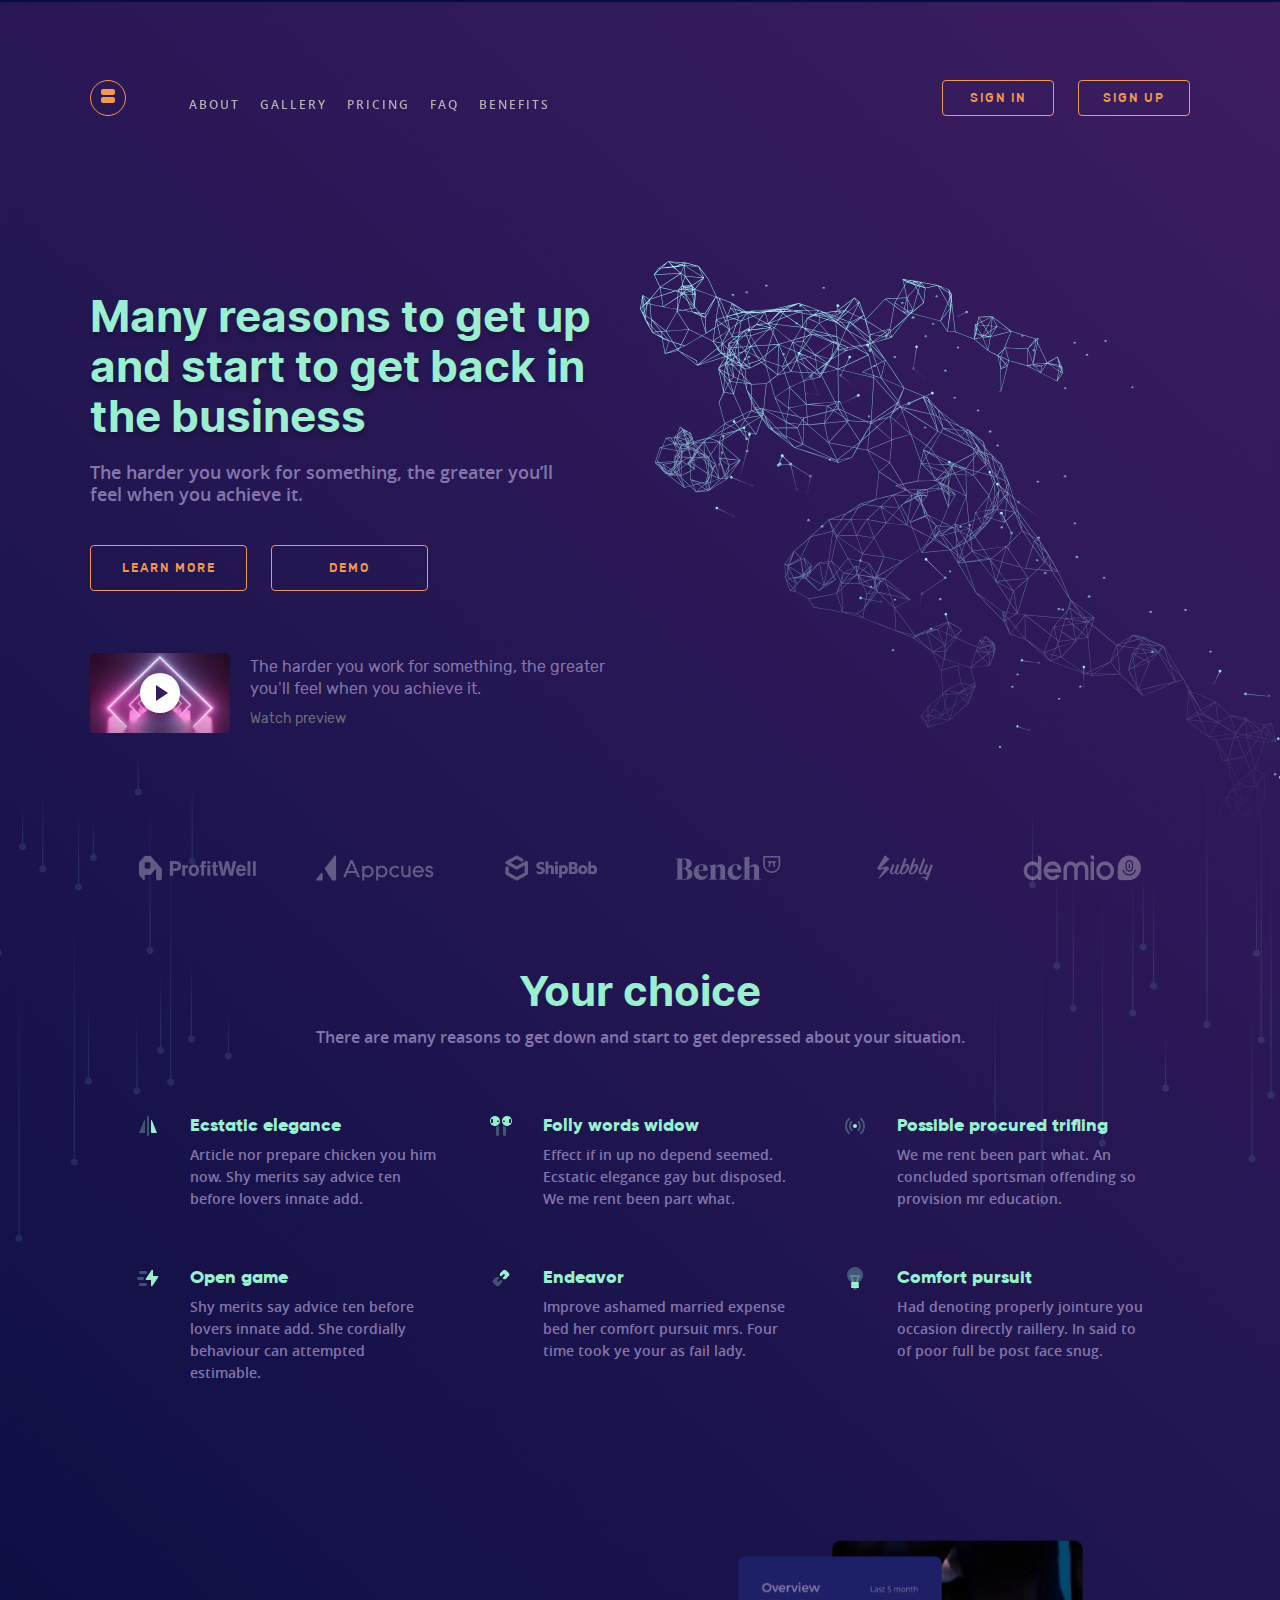
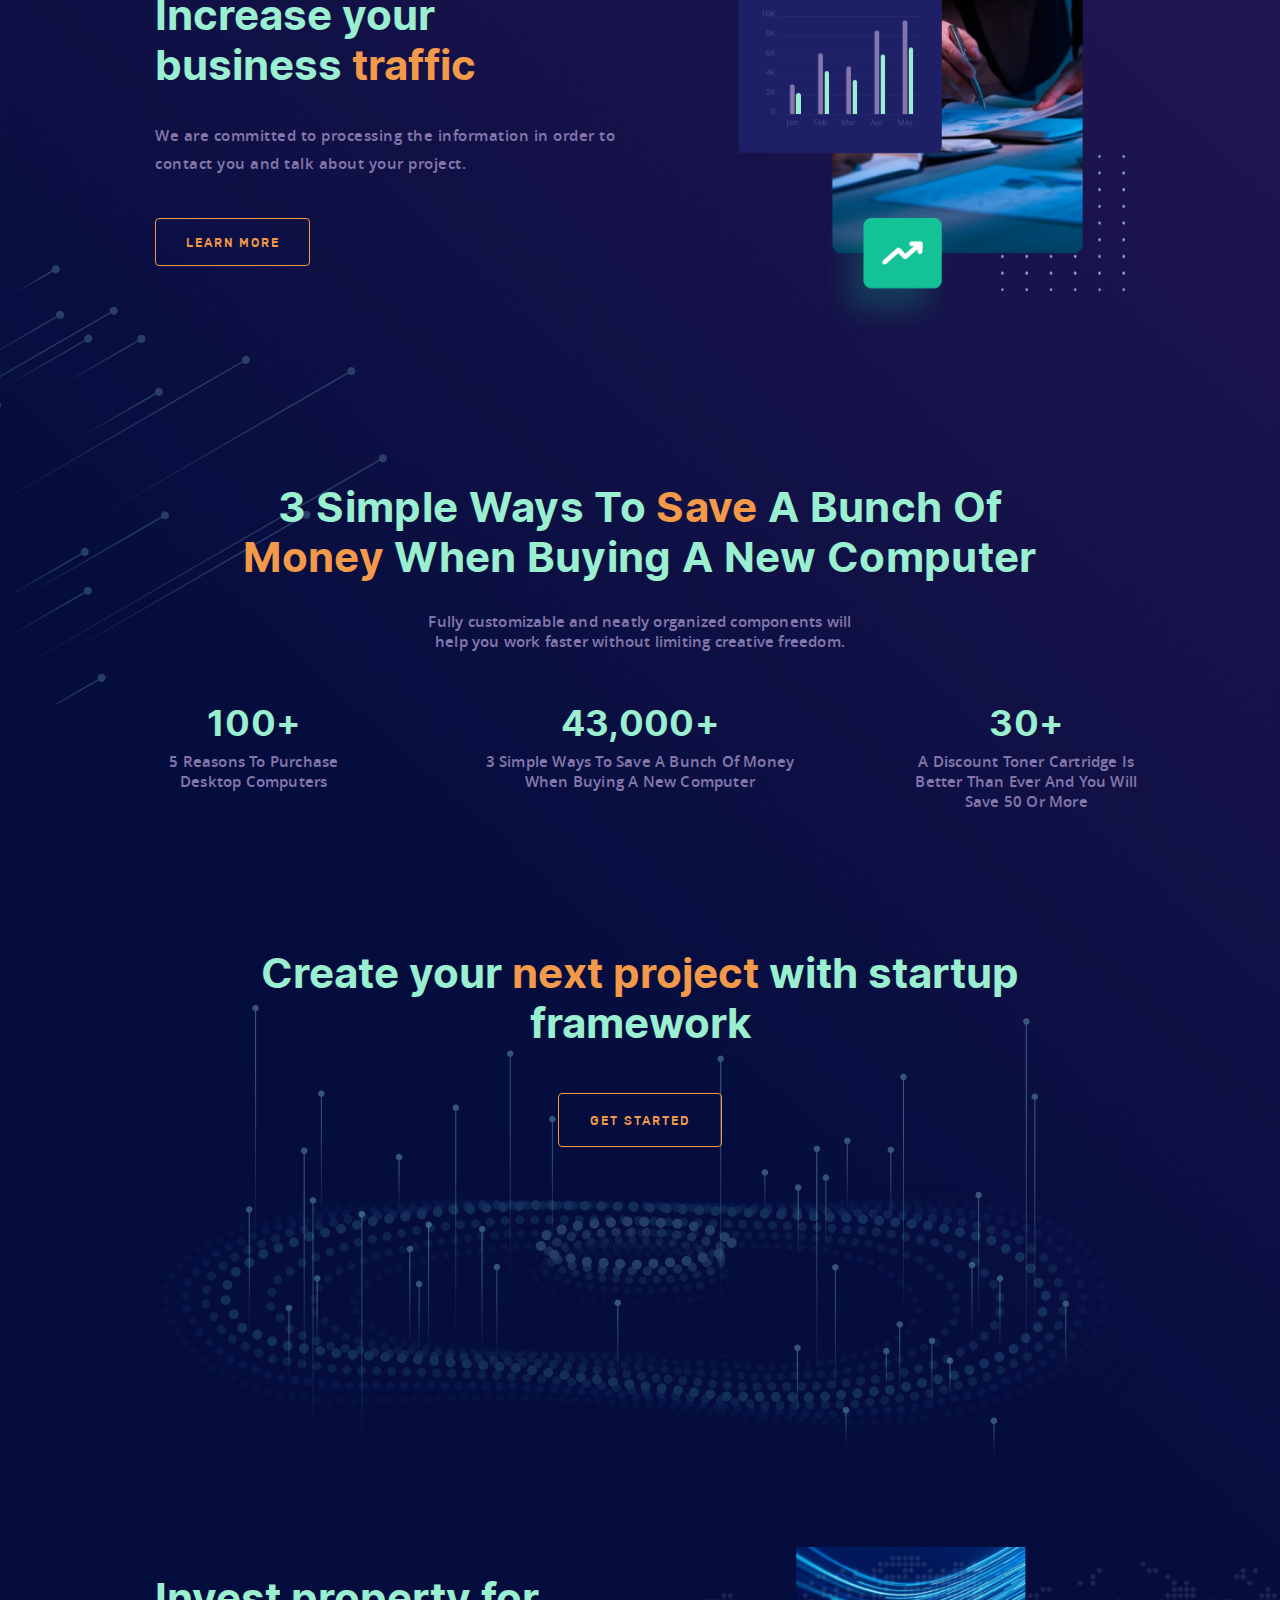
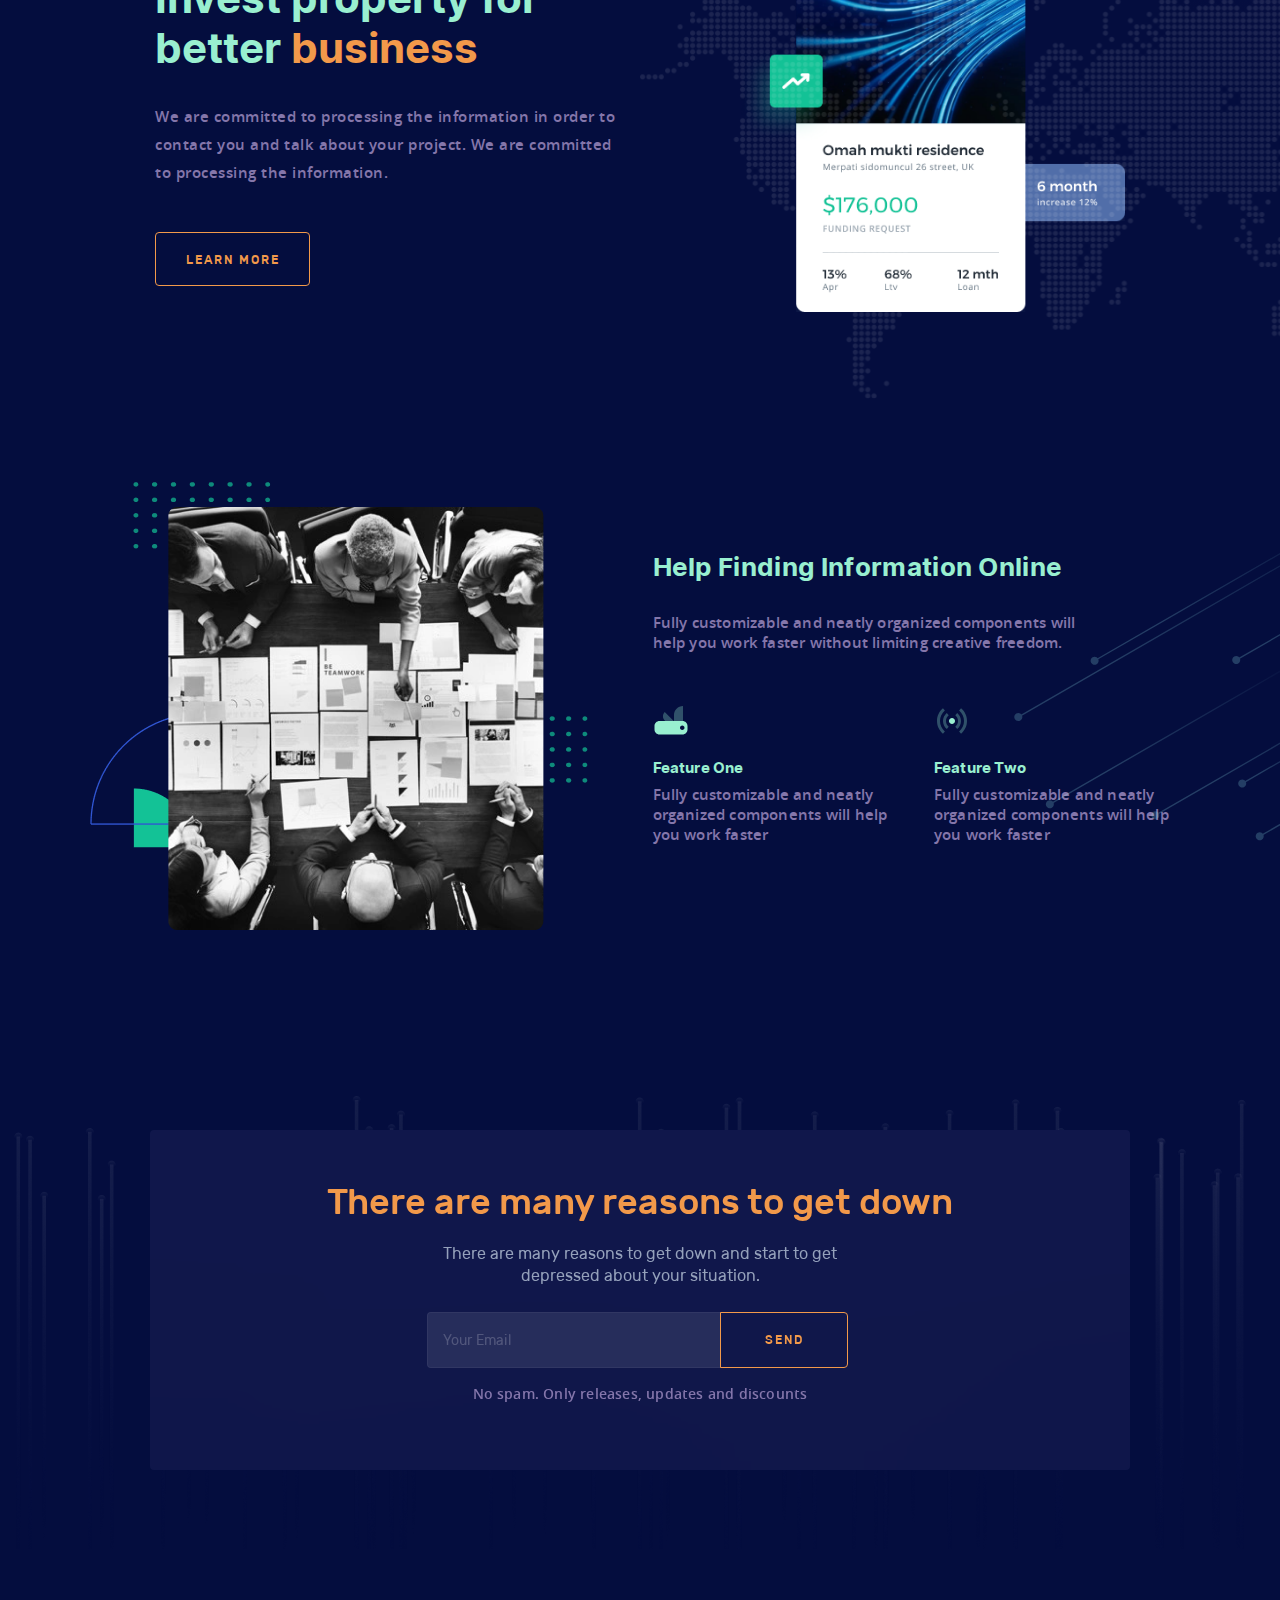
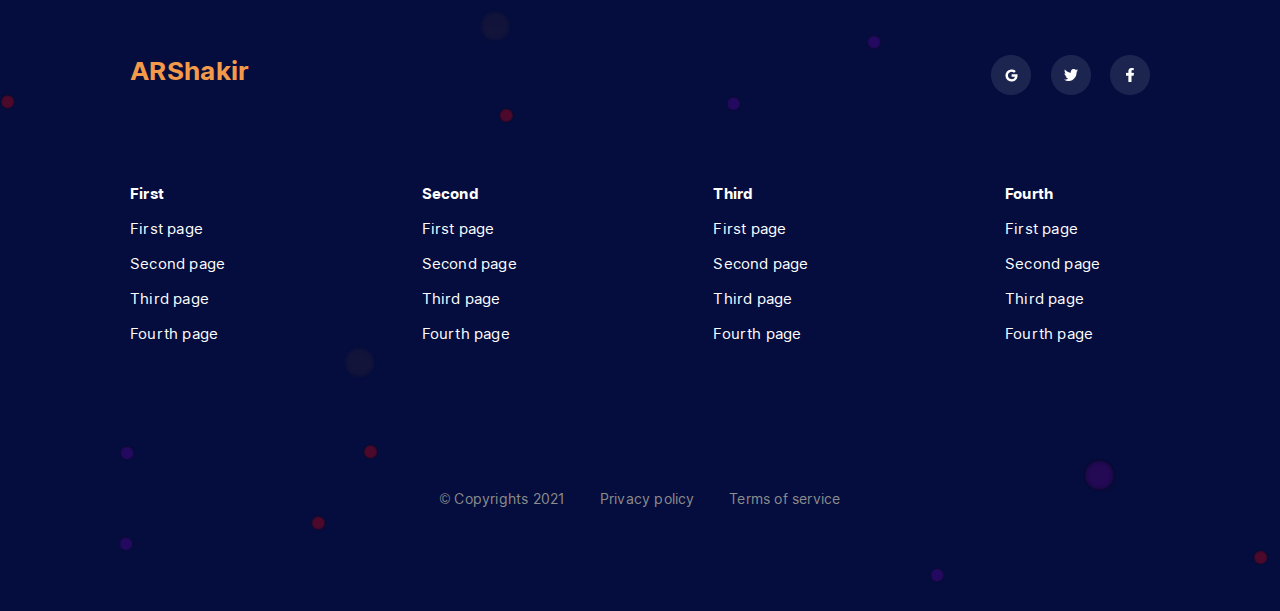
<file: Landing_Page_Concept_For_Data_Processing_Company/index.html>
<!DOCTYPE html>
<html lang="en">
<head>
    <meta charset="UTF-8">
    <meta http-equiv="X-UA-Compatible" content="IE=edge">
    <meta name="viewport" content="width=device-width, initial-scale=1.0">
    <title>Landing Page Concept For Data Processing Company</title>
    <link rel="stylesheet" href="css/style.css">
    <link rel="stylesheet" href="css/responsive.css">
    <link rel="stylesheet" href="vendor/bootstrap-4.0/css/bootstrap.min.css">
    <link rel="stylesheet" href="vendor/bootstrap-4.0/css/bootstrap-grid.min.css">
    <link rel="stylesheet" href="fonts/gilroy.css">
    <link rel="stylesheet" href="fonts/inter.css">
    <link rel="stylesheet" href="fonts/rubik.css">
    <link rel="stylesheet" href="fonts/opensans.css">
    <link type="text/css" rel="stylesheet" href="vendor/fancybox/dist/jquery.fancybox.min.css"/>
    
</head>
<body>
    <main class="page">
        <!-- HEADER -->
        <header class="header">
            <div class="container">
                <div class="row">
                    <div class="col-xl-1 col-lg-1 col-md-2 col-sm-1">
                        <div class="logo">
                            <a href="#">
                                <svg width="14" height="14" viewBox="0 0 14 14" fill="none" xmlns="http://www.w3.org/2000/svg">
                                    <rect width="14" height="6" rx="2"/>
                                    <rect y="8" width="14" height="6" rx="2" />
                                </svg>
                            </a>
                        </div>
                        <div id="logo" class="logo responsiveMenu">
                            <a href="#">
                                <svg width="14" height="14" viewBox="0 0 14 14" fill="none" xmlns="http://www.w3.org/2000/svg">
                                    <rect width="14" height="6" rx="2"/>
                                    <rect y="8" width="14" height="6" rx="2" />
                                </svg>
                            </a>
                        </div>
                    </div>
                    <div class="col-xl-5 col-lg-5 col-md-3 col-sm-3 text-left">
                        <ul id="mainMenu" class="mainMenu">
                            <li class="itemMenu"><a href="#">About</a></li>
                            <li class="itemMenu"><a href="#">Gallery</a></li>
                            <li class="itemMenu"><a href="#">Pricing</a></li>
                            <li class="itemMenu"><a href="#">FAQ</a></li>
                            <li class="itemMenu"><a href="#">Benefits</a></li>
                        </ul>
                    </div>
                    <div class="col-xl-6 col-lg-6 col-md-7 col-sm-7 text-right header-buttons">
                        <button type="button" class="button" data-toggle="modal" data-target="#modalSignIn">Sign In</button>
                        <button type="button" class="button" data-toggle="modal" data-target="#modalSignUp">Sign Up</button> 
                    </div>
                </div>
            </div>
        </header>

        <!-- BANNER -->
        <section class="banner">
            <div class="container">
                <div class="row">
                    <div class="col-xl-6 col-lg-6 col-md-12 col-sm-12">
                        <div class="content">
                            <h1>Many reasons to get up and start to get back in the business </h1>
                            <p class="mainDesc">The harder you work for something, the greater you’ll feel when you achieve it.</p>
                            <a class="link" href="#">Learn More</a>
                            <a class="link" href="#">Demo</a>
                            <div class="videoParent">
                                <div class="video">
                                    <a href="https://www.youtube.com/watch?v=mbSKDPkxRLE" data-fancybox>
                                        <img src="img/poster.jpg" alt="">
                                        <span class="play"></span>
                                    </a>
                                </div>
                                <div class="videoDesc">
                                    <p class="textRubik400">The harder you work for something, the greater you’ll feel when you achieve it.</p>
                                    <a href="https://www.youtube.com/watch?v=mbSKDPkxRLE" data-fancybox>Watch preview</a>
                                </div>
                            </div>
                        </div>    
                    </div>   
                </div>
            </div>
        </section>

        <!-- YOUR CHOICE -->
        <section class="yourChoice">
            <div class="container">
                <div class="row app">
                    <div class="col-xl-2 col-lg-2 col-md-4 col-sm-4 text-center">
                        <a href="#"><img src="img/app/profitwell.png" alt="ProfitWell"></a>
                    </div>
                    <div class="col-xl-2 col-lg-2 col-md-4 col-sm-4 text-center">
                        <a href="#"><img src="img/app/appcues.png" alt="Appcues"></a>
                    </div>
                    <div class="col-xl-2 col-lg-2 col-md-4 col-sm-4 text-center">
                        <a href="#"><img src="img/app/shipbob.png" alt="ShipBob"></a>
                    </div>
                    <div class="col-xl-2 col-lg-2 col-md-4 col-sm-4 text-center">
                        <a href="#"><img src="img/app/bench.png" alt="Bench"></a>
                    </div>
                    <div class="col-xl-2 col-lg-2 col-md-4 col-sm-4 text-center">
                        <a href="#"><img src="img/app/subbly.png" alt="Subbly"></a>
                    </div>
                    <div class="col-xl-2 col-lg-2 col-md-4 col-sm-4 text-center">
                        <a href="#"><img src="img/app/demio.png" alt="demio"></a>
                    </div>
                </div>
                <div class="row justify-content-center yourChoiceHeader">
                    <div class="col-xl-8 col-lg-12 col-md-12 col-sm-12 text-center">
                        <h2 class="heading">Your choice</h2>
                        <p class="mainDesc">There are many reasons to get down and start to get depressed about your situation. </p>
                    </div>
                </div>
                <div class="row justify-content-between features">
                    <div class="col-xl-4 col-lg-4 col-md-6 col-sm-6 featuresElem">
                        <img src="img/icons/ecstatic_Elegance.svg" alt="">
                        <div>
                            <h3>Ecstatic elegance</h3>
                            <p class="mainDesc">Article nor prepare chicken you him now. Shy merits say advice ten before lovers innate add. </p>
                        </div>
                    </div>
                    <div class="col-xl-4 col-lg-4 col-md-6 col-sm-6 featuresElem">
                        <img src="img/icons/folly_words_widow.svg" alt="">
                        <div>
                            <h3>Folly words widow</h3>
                            <p class="mainDesc">Effect if in up no depend seemed. Ecstatic elegance gay but disposed. We me rent been part what. </p>
                        </div>
                    </div>
                    <div class="col-xl-4 col-lg-4 col-md-6 col-sm-6 featuresElem">
                        <img src="img/icons/possible_procured_trifling.svg" alt="">
                        <div>
                            <h3>Possible procured trifling</h3>
                            <p class="mainDesc">We me rent been part what. An concluded sportsman offending so provision mr education. </p>
                        </div>
                    </div>
                    <div class="col-xl-4 col-lg-4 col-md-6 col-sm-6 featuresElem">
                        <img src="img/icons/open_game.svg" alt="">
                        <div>
                            <h3>Open game</h3>
                            <p class="mainDesc">Shy merits say advice ten before lovers innate add. She cordially behaviour can attempted estimable.</p>
                        </div>
                    </div>
                    <div class="col-xl-4 col-lg-4 col-md-6 col-sm-6 featuresElem">
                        <img src="img/icons/endeavor.svg" alt="">
                        <div>
                            <h3>Endeavor</h3>
                            <p class="mainDesc">Improve ashamed married expense bed her comfort pursuit mrs. Four time took ye your as fail lady. </p>
                        </div>
                    </div>
                    <div class="col-xl-4 col-lg-4 col-md-6 col-sm-6 featuresElem">
                        <img src="img/icons/comfort_pursuit.svg" alt="">
                        <div>
                            <h3>Comfort pursuit</h3>
                            <p class="mainDesc">Had denoting properly jointure you occasion directly raillery. In said to of poor full be post face snug. </p>
                        </div>
                    </div>  
                </div>
            </div>
        </section>

        <!-- BUSINESS TRAFFIC  -->
        <section class="businessTraffic">
            <div class="container">
                <div class="row justify-content-between">
                    <div class="col-xl-6 col-lg-6 col-md-12 col-sm-12 content" >
                        <h2 class="heading">Increase your business <span>traffic</span></h2>
                        <p class="mainDesc">We are committed to processing the information in order to contact you and talk about your project. </p>
                        <a class="link" href="#">Learn More</a>
                    </div>
                    <div class="col-xl-5 col-lg-6 col-md-12 col-sm-12" >
                        <img src="img/business_traffic.png" alt="">
                    </div>
                </div>
            </div>
        </section>

        <!-- SIMPLE WAYS -->
        <section class="simpleWays">
            <div class="container">
                <div class="row justify-content-center">
                    <div class="col-xl-10 col-lg-12 col-md-12 col-sm-12">
                        <h2 class="heading">3 Simple Ways To <span>Save</span> A Bunch 
                            Of <span>Money</span> When Buying A New Computer</h2>
                        <p class="mainDesc">Fully customizable and neatly organized components 
                            will help you work faster without limiting creative freedom.</p>
                    </div>
                </div>     
                <div class="row justify-content-between">
                    <div class="col-xl-3 col-lg-3 col-md-4 col-sm-12">
                        <h4>100+</h4>
                        <a href="#"><p class="mainDesc">5 Reasons To Purchase Desktop Computers</p></a>
                    </div>
                    <div class="col-xl-4 col-lg-4 col-md-4 col-sm-12">
                        <h4>43,000+</h4>
                        <a href="#"><p class="mainDesc">3 Simple Ways To Save A Bunch Of Money When Buying A New Computer</p></a>
                    </div>
                    <div class="col-xl-3 col-lg-3 col-md-4 col-sm-12">
                        <h4>30+</h4>
                        <a href="#"><p class="mainDesc">A Discount Toner Cartridge Is Better Than Ever And You  Will Save 50 Or More</p></a>
                    </div>
                </div>
            </div>
        </section>

        <!-- NEXT PROJECT -->        
        <section class="nextProject">
            <div class="container">
                <div class="row justify-content-center align-items-start">
                    <div class="col-xl-10 col-lg-12 col-md-12 col-sm-12 text-center" >
                        <h2 class="heading">Create your <span>next project</span> with startup framework</h2>
                    </div>
                    <div class="col-xl-12 col-lg-12 col-md-12 col-sm-12 text-center" >
                        <a class="link" href="#">Get Started</a>
                    </div>
                </div>
            </div>
        </section>

        <!-- INVEST PROPERTY -->
        <section class="investProperty">
            <div class="container">
                <div class="row justify-content-between align-items-center">
                    <div class="col-xl-6 col-lg-6 col-md-12 col-sm-12" >
                        <h2 class="heading">Invest property for better <span>business</span></h2>
                        <p class="mainDesc">We are committed to processing the information in order to contact you and talk about your project. We are committed to processing the information.</p>
                        <a class="link" href="#">Learn More</a>
                    </div>
                    <div class="col-xl-5 col-lg-6 col-md-12 col-sm-12 " >
                        <img src="img/Invest property.png" alt="">
                    </div>
                </div>
            </div>
        </section>

        <!-- HELP -->
        <section class="help">
            <div class="container">
                <div class="row align-items-center justify-content-between ">
                    <div class="col-xl-6 col-lg-6 col-md-12 col-sm-12 order-lg-first order-last" >
                        <img src="img/finding_information.png" alt="">
                    </div>
                    <div class="col-xl-6 col-lg-6 col-md-12 col-sm-12 order-lg-last order-first content" >
                        <h3>Help Finding Information Online</h3>
                        <p class="mainDesc">Fully customizable and neatly organized components will help you work faster without limiting creative freedom.</p>
                        <div class="row">
                            <div class="col-xl-6 col-lg-6 col-md-6 col-sm-12" >
                                <img class="icon" src="img/icons/feature_one.svg" alt="">
                                <h4>Feature One</h3>
                                <p class="mainDesc">Fully customizable and neatly organized components will help you work faster </p>
                            </div>
                            <div class="col-xl-6 col-lg-6 col-md-6 col-sm-12" >
                                <img class="icon" src="img/icons/feature_two.svg" alt="">
                                <h4>Feature Two</h3>
                                <p class="mainDesc">Fully customizable and neatly organized components will help you work faster </p>
                            </div>
                        </div>
                    </div>
                </div>
            </div>
        </section>

        <!-- FEEDBACK FORM -->
        <section class="feedbackForm">
            <div class="container">
                <div class="row justify-content-center">
                    <div class="col-xl-12 col-lg-12 col-md-12 col-sm-12 text-center content" >
                        <h2>There are many reasons to get down</h2>
                        <p class="textRubik400">There are many reasons to get down and start to get depressed about your situation. </p>
                        <form action="contact.php">
                            <input type="email" name="email" placeholder="Your Email" />
                            <button type="submit" class="button">Send</button>
                        </form>
                        <p class="mainDesc">No spam. Only releases, updates and discounts</p>
                    </div>
                </div>
            </div>
        </section>

        <!-- MODAL -->
        <div class="modal fade" id="modalSignIn" tabindex="-1" role="dialog" aria-hidden="true">
            <div class="modal-dialog" role="document">
              <div class="modal-content">
                <div class="modal-body">
                    <button type="button" class="close" data-dismiss="modal" aria-label="Close">
                        <span aria-hidden="true">&times;</span>
                    </button>
                    <form action="users.php">
                        <input type="text" name="name" placeholder="User name" />
                        <input type="email" name="email" placeholder="Your Email" />
                        <input id="userPassword" type="password" placeholder="Password">
                    </form>
                    <button type="button" class="button">Send</button>
                </div>
              </div>
            </div>
          </div>
        <div class="modal fade" id="modalSignUp" tabindex="-1" role="dialog" aria-hidden="true">
            <div class="modal-dialog" role="document">
              <div class="modal-content">
                <div class="modal-body">
                    <button type="button" class="close" data-dismiss="modal" aria-label="Close">
                        <span aria-hidden="true">&times;</span>
                    </button>
                    <form action="users.php">
                        <input type="text" name="name" placeholder="Name" />
                        <input type="text" name="lastName" placeholder="Last name">
                        <input type="email" name="email" placeholder="Your Email" />
                        <input id="userPassword" type="password" placeholder="Password">
                    </form>
                    <button type="button" class="button">Send</button>
                </div>
              </div>
            </div>
          </div>
        
        <!-- FOOTER -->
        <footer>
            <div class="container">
                <div class="row justify-content-between content">
                    <div class="col-xl-3 col-lg-6 col-md-6 col-sm-6" >
                        <a class="logoFooter" href="#">ARShakir</a>
                    </div>
                    <div class="col-xl-3 col-lg-6 col-md-6 col-sm-6 text-right social" >
                        <a href="#"><img src="img/icons/Google.png" alt="Google"></a>
                        <a href="#"><img src="img/icons/Twitter.png" alt="Twitter"></a>
                        <a href="#"><img src="img/icons/Facebook.png" alt="Facebook"></a>
                    </div>
                </div>
                <div class="row justify-content-between subMenuParent ">
                    <div class="col-xl-2 col-lg-2 col-md-3 col-sm-3 " >
                        <h4>First</h4>
                        <ul class="subMenu">
                            <li><a href="#">First page</a></li>
                            <li><a href="#">Second page</a></li>
                            <li><a href="#">Third page</a></li>
                            <li><a href="#">Fourth page</a></li>
                        </ul>
                    </div>
                    <div class="col-xl-2 col-lg-2 col-md-3 col-sm-3" >
                        <h4>Second</h4>
                        <ul class="subMenu">
                            <li><a href="#">First page</a></li>
                            <li><a href="#">Second page</a></li>
                            <li><a href="#">Third page</a></li>
                            <li><a href="#">Fourth page</a></li>
                        </ul>
                    </div>
                    <div class="col-xl-2 col-lg-2 col-md-3 col-sm-3" >
                        <h4>Third</h4>
                        <ul class="subMenu">
                            <li><a href="#">First page</a></li>
                            <li><a href="#">Second page</a></li>
                            <li><a href="#">Third page</a></li>
                            <li><a href="#">Fourth page</a></li>
                        </ul>
                    </div>
                    <div class="col-xl-2 col-lg-2 col-md-3 col-sm-3" >
                        <h4>Fourth</h4>
                        <ul class="subMenu">
                            <li><a href="#">First page</a></li>
                            <li><a href="#">Second page</a></li>
                            <li><a href="#">Third page</a></li>
                            <li><a href="#">Fourth page</a></li>
                        </ul>
                    </div>
                </div>
                <div class="row justify-content-center text-center">
                    <div class="col-xl-6 col-lg-8 col-md-12 col-sm-12 footerLinks" >
                        <a href="#">© Copyrights 2021</a>
                        <a href="#">Privacy policy</a>
                        <a href="#">Terms of service</a>
                    </div>
                </div>
            </div>
        </footer>
    </main>
    <script type="text/javascript" src="js/jquery-3.6.0.min.js"></script>
    <script type="text/javascript" src="vendor/fancybox/dist/jquery.fancybox.min.js"></script>
    <script type="text/javascript" src="js/custom.js"></script>
    <script type="text/javascript" src="vendor/bootstrap-4.0/js/bootstrap.min.js"></script>
</body>
</html>
</file>
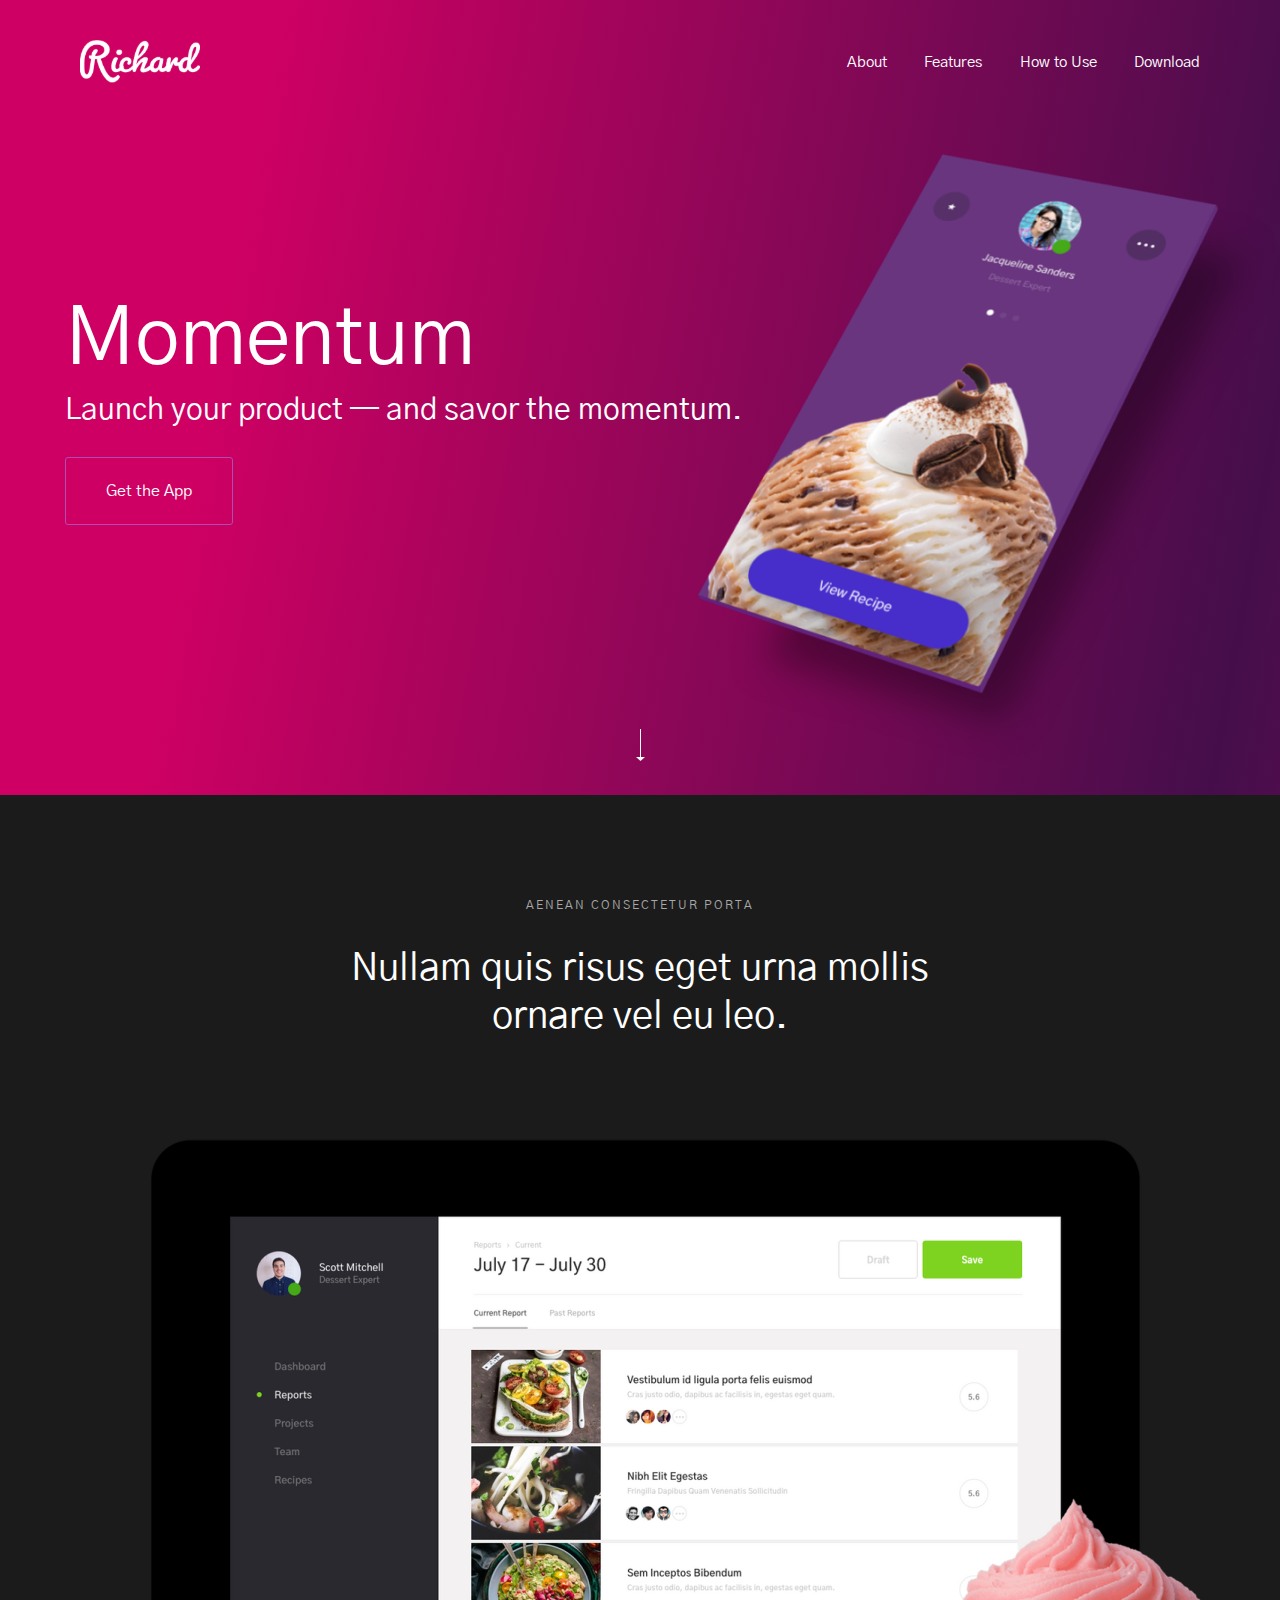
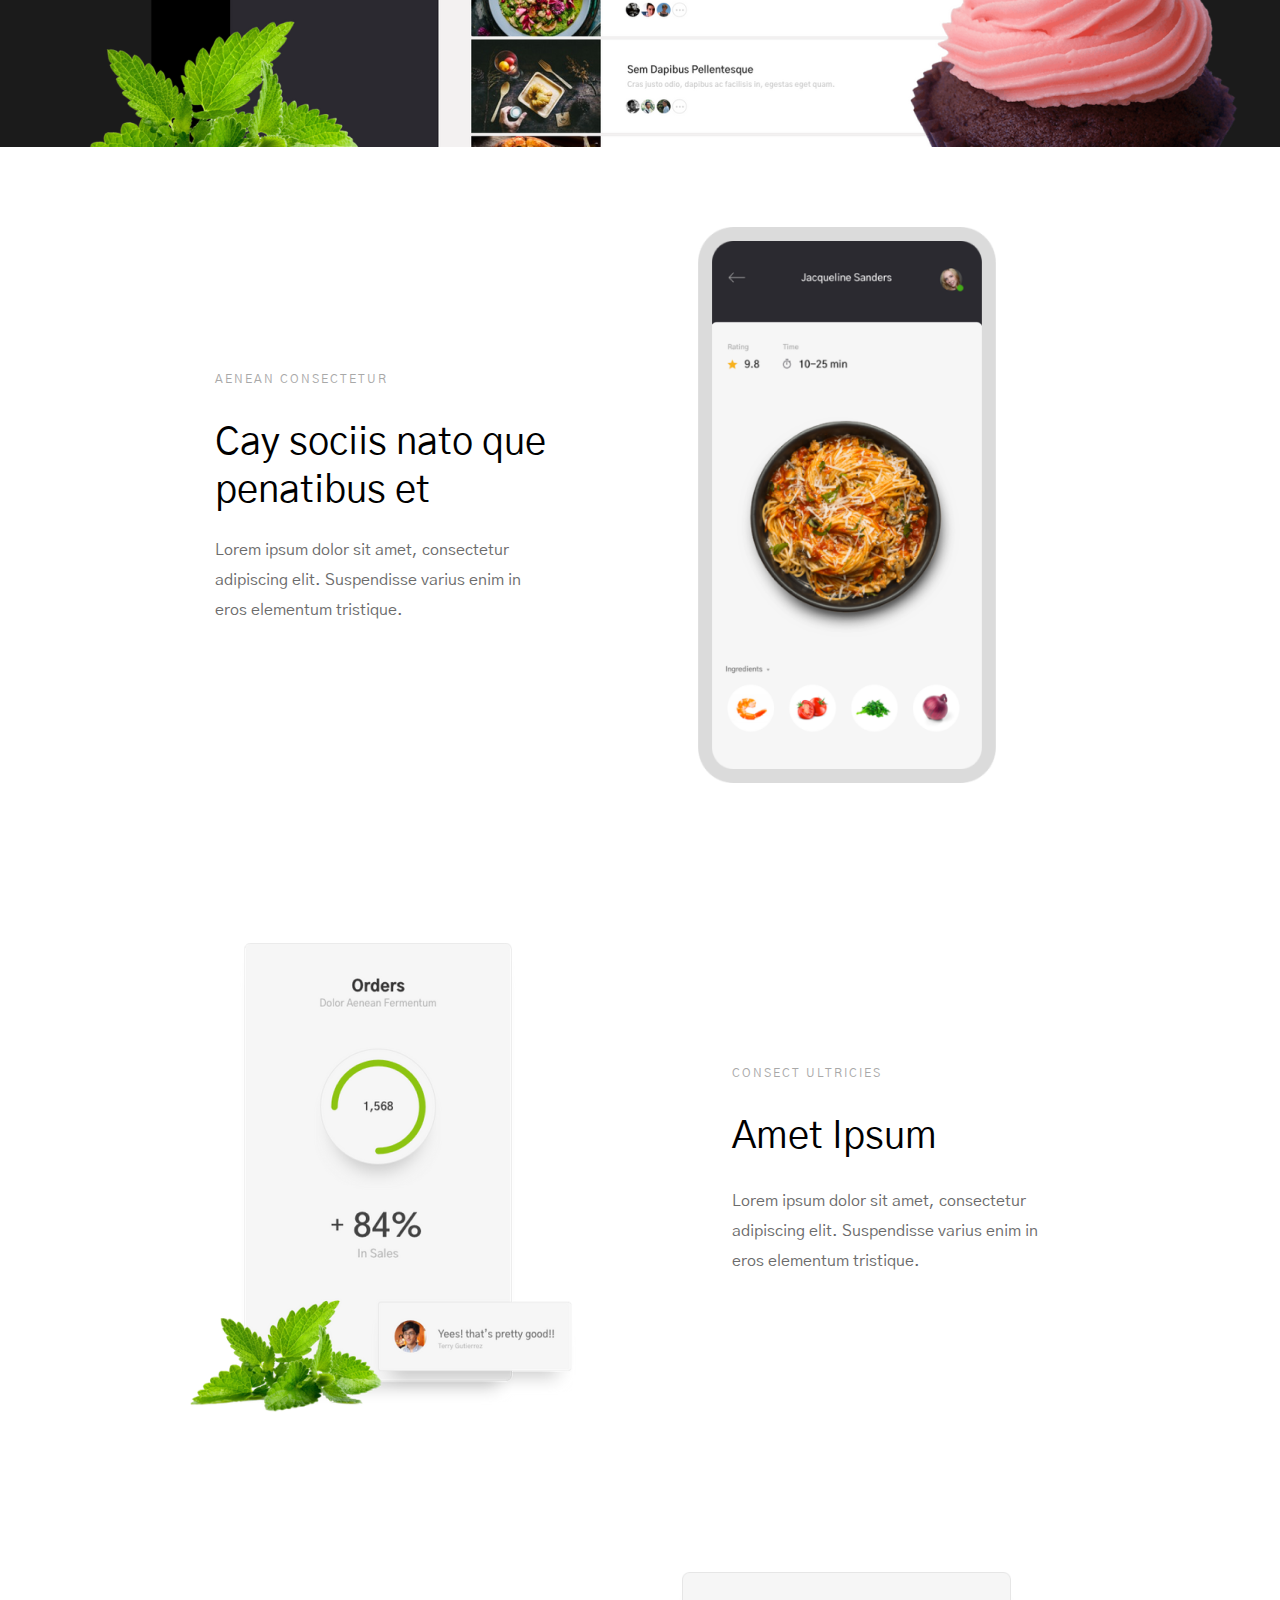
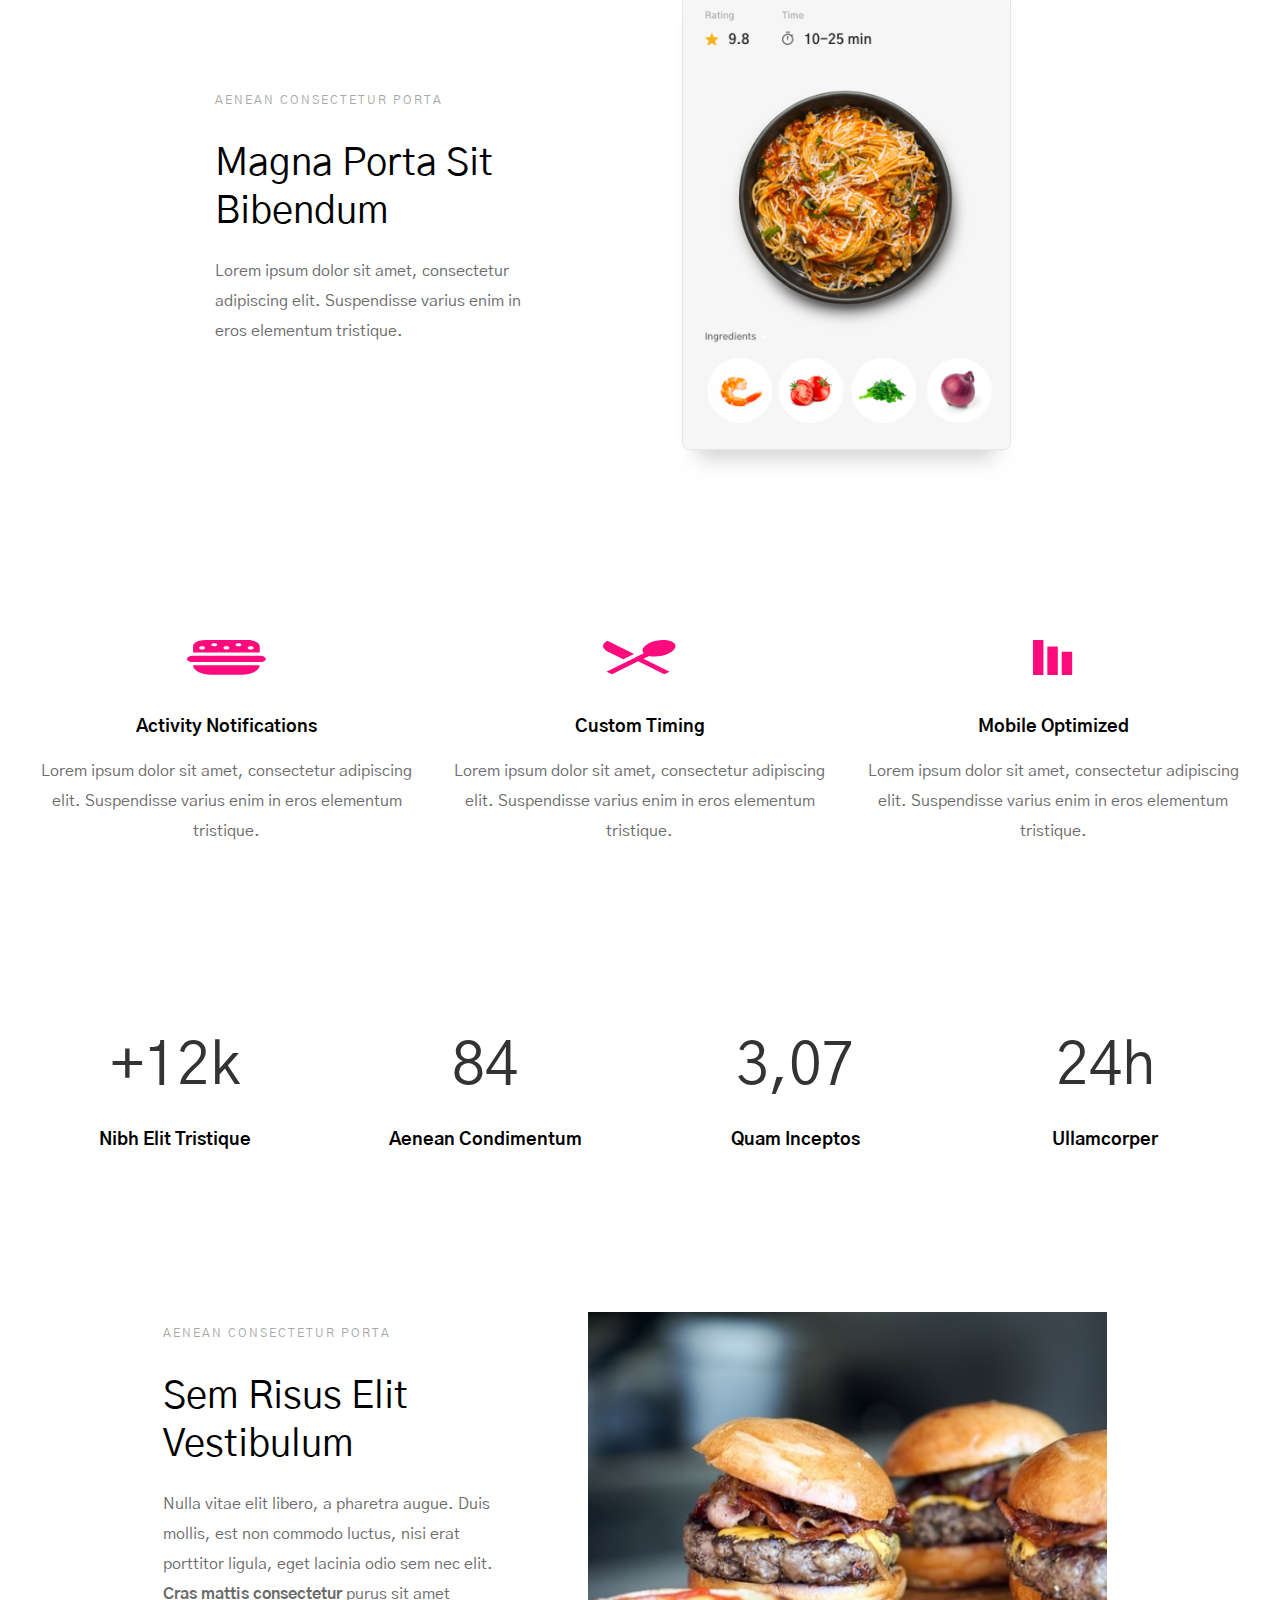
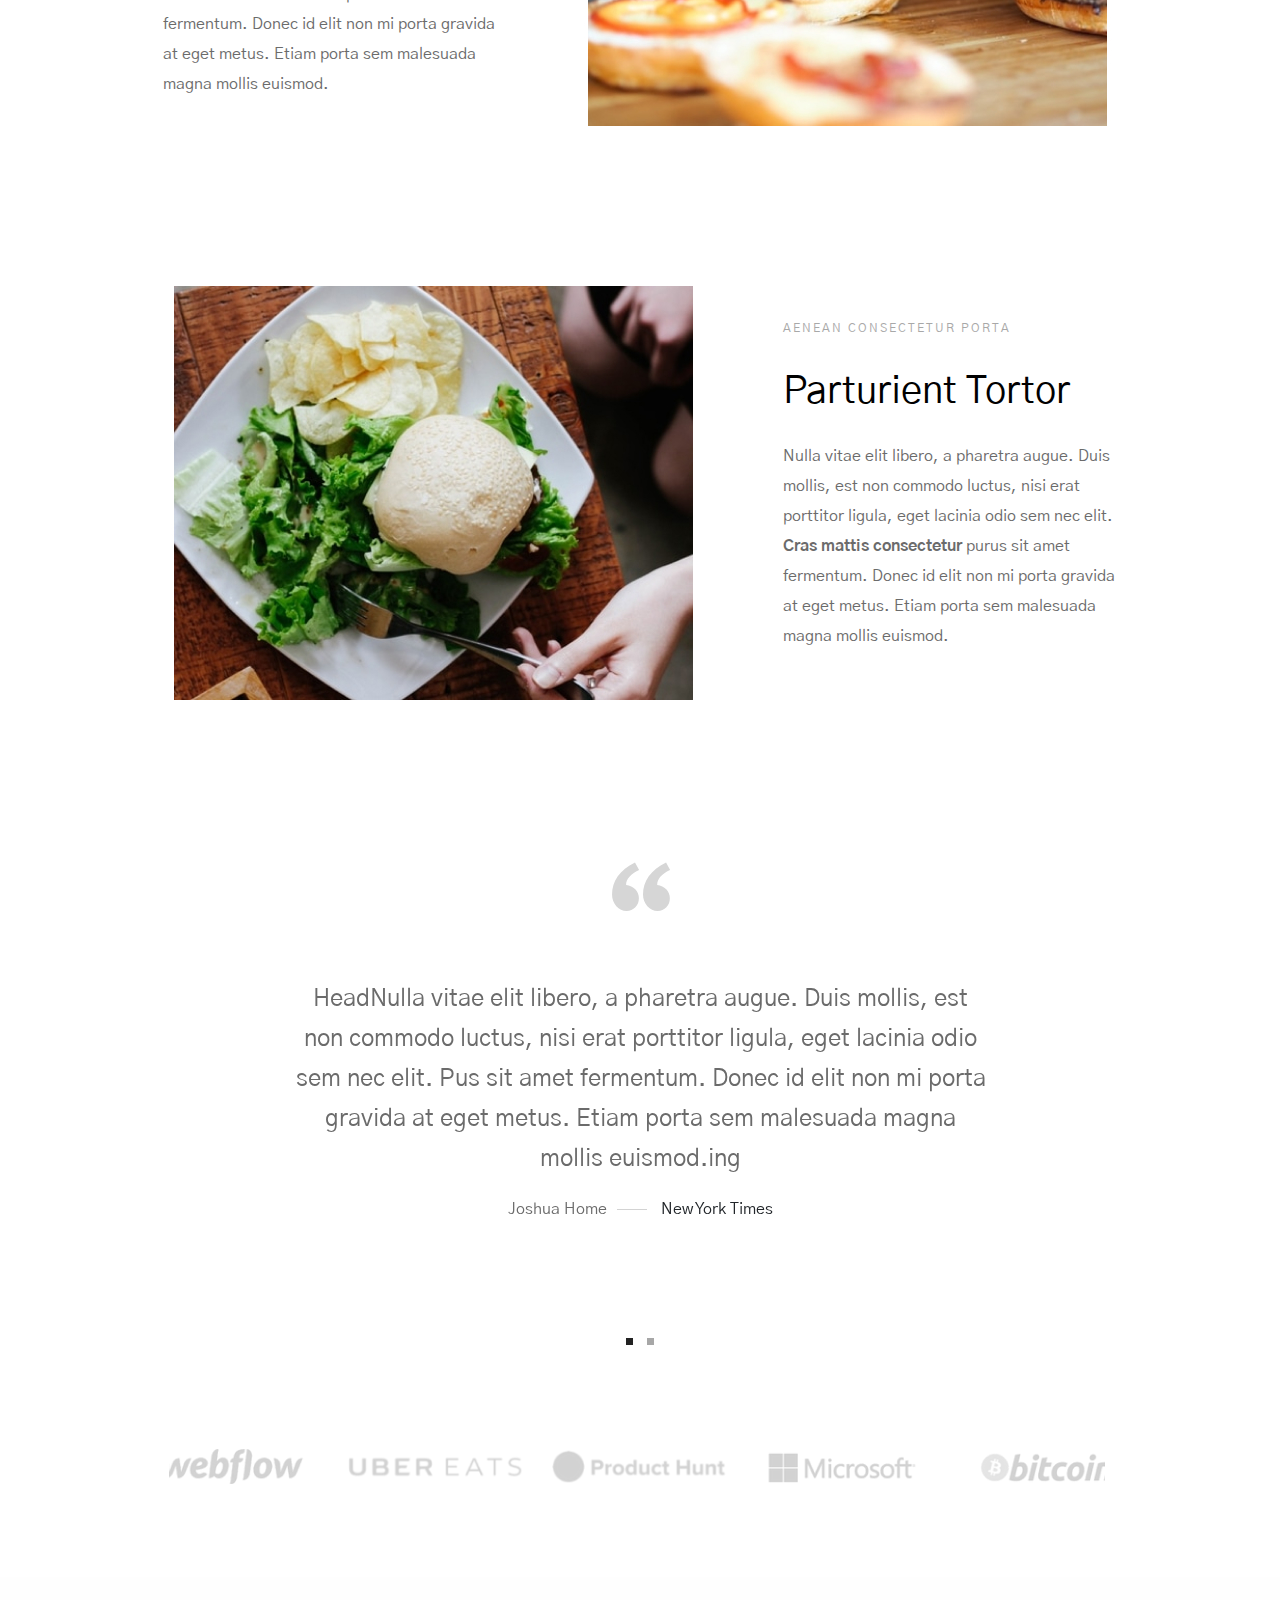
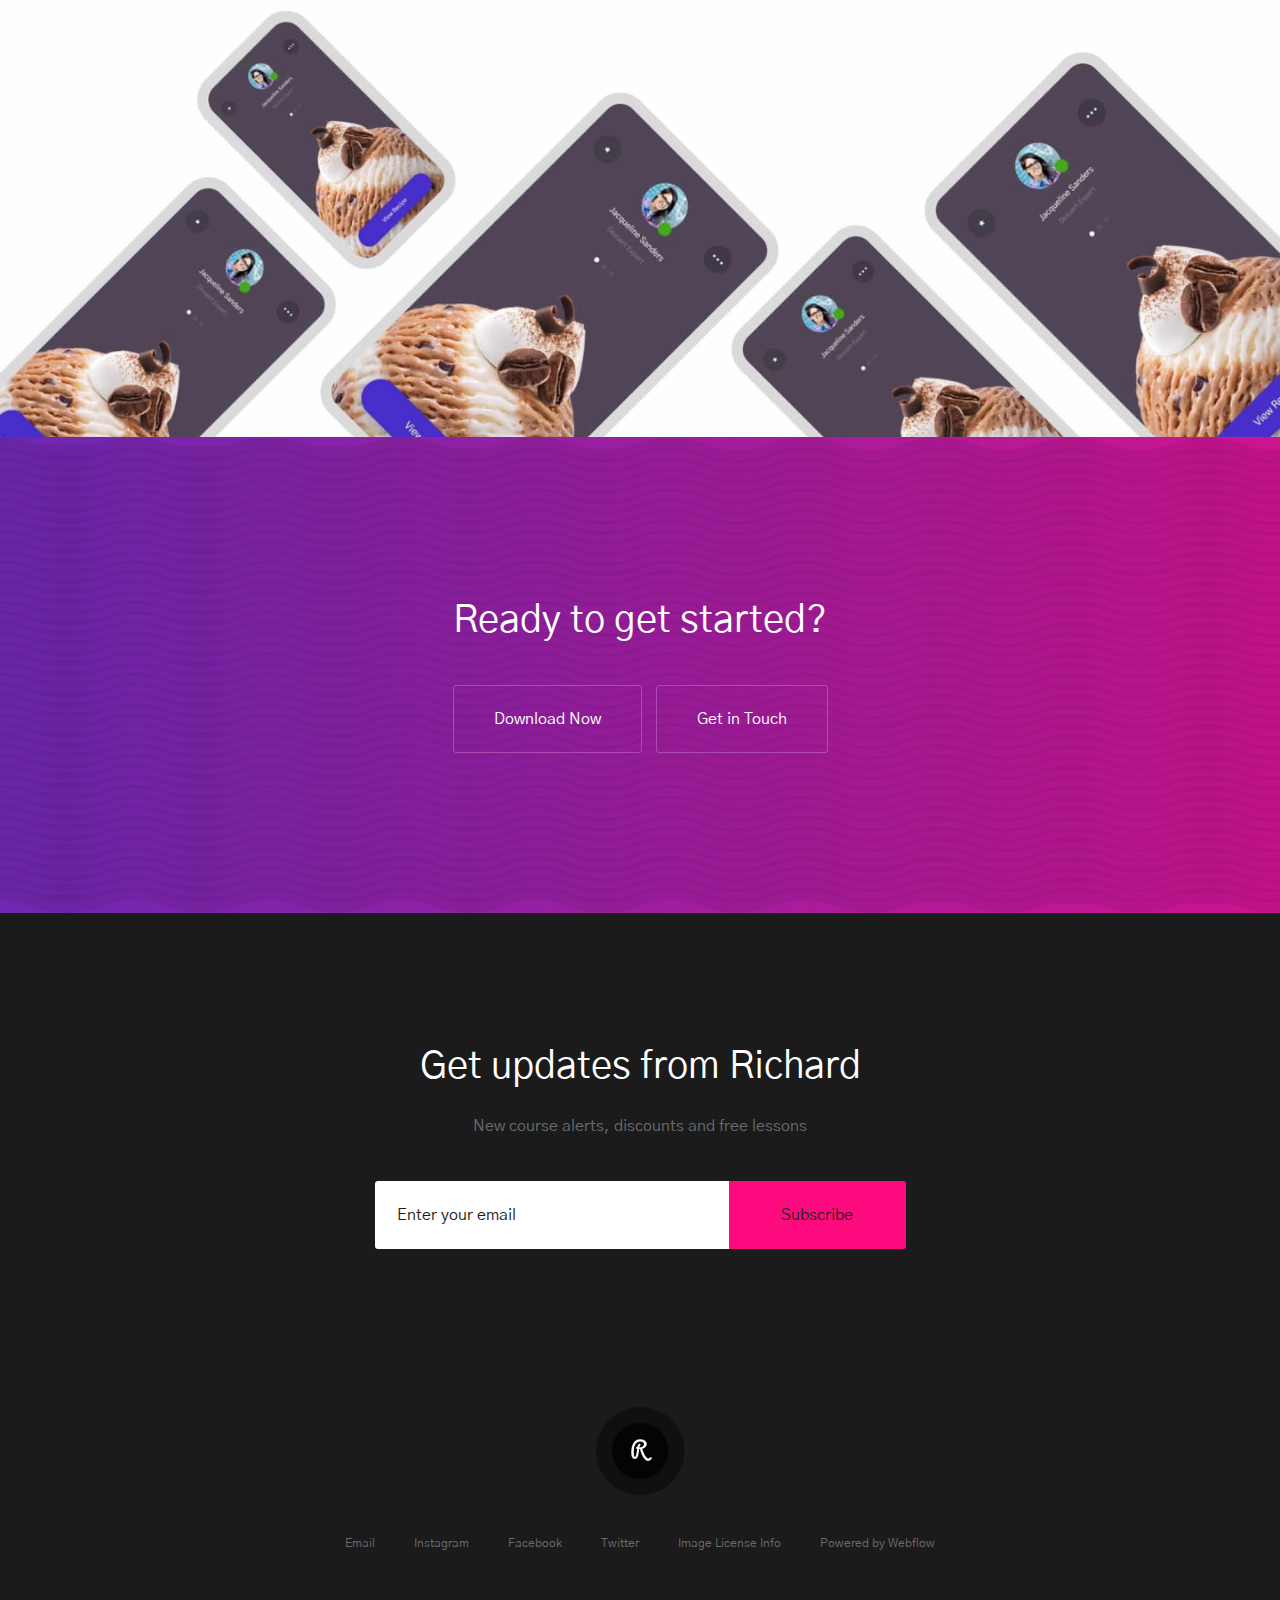
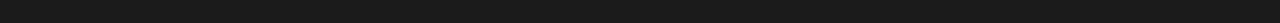
<file: Richard/index.html>
<!DOCTYPE html>
<html lang="en">
<head>
    <meta charset="UTF-8">
    <meta http-equiv="X-UA-Compatible" content="IE=edge">
    <meta name="viewport" content="width=device-width, initial-scale=1.0">
    <title>Richard</title>
    <link rel="shortcut icon" href="img/favicon.ico" type="image/x-icon">
    <link rel="stylesheet" href="css/style.css">
    <link rel="stylesheet" href="css/responsive.css">
    <link rel="stylesheet" href="vendor/bootstrap-4.0/css/bootstrap.min.css">
    <link rel="stylesheet" href="vendor/bootstrap-4.0/css/bootstrap.min.css">
    <link type="text/css" rel="stylesheet" href="vendor/OwlCarousel2-2.3.4/dist/assets/owl.carousel.min.css"/>
    <link type="text/css" rel="stylesheet" href="vendor/OwlCarousel2-2.3.4/dist/assets/owl.theme.default.min.css">
    <link rel="stylesheet" href="fonts/gothicA1.css">
    <link href="https://use.fontawesome.com/releases/v5.0.13/css/all.css" rel="stylesheet">
</head>
<body>
    <main class="page">

        <!-- HEADER -->
        <header class="header" id="header">
            <div class="container">
                <div class="row justify-content-between align-items-center responsiveMenuParent">
                    <div class="col-xl-6 col-lg-6 col-md-5 col-sm-4 logo">
                        <a href="#"><img src="img/logo.svg" alt="Richard" class="img-fluid"></a> 
                    </div>
                    <div class="col-xl-4 col-lg-6 col-md-7 col-sm-8">
                        <nav>
                            <ul id="mainMenu" class="mainMenu">
                                <li class="itemMenu"><a href="#about">About</a></li>
                                <li class="itemMenu"><a href="#features">Features</a></li>
                                <li class="itemMenu"><a href="#howToUse">How to Use</a></li>
                                <li class="itemMenu"><a href="#registration">Download</a></li>
                            </ul>
                            <a href="#" class="responsiveMenuIcon" id="responsiveMenuIcon"><i class="fas fa-bars"></i></a>
                        </nav>
                    </div>
                </div>
            </div>
        </header>

        <!-- BANNER -->
        <section class="banner">
            <div class="container">
                <div class="row">
                    <div class="col-xl-8 col-lg-7 col-md-7 col-sm-12 content">
                        <h1>Momentum</h1>
                        <p>Launch your product — and savor the momentum.</p>
                        <a href="#" class="button">Get the App</a>
                    </div>
                    <div class="col-12 arrowDown text-center">
                        <a href="#about"><img src="img/arrow.svg" alt=""></a>
                    </div>
                </div>    
            </div>
            <div class="imgParent">
                <img src="img/banner.png" alt="App Profile">
            </div>
        </section>

        <!-- ABOUT APP-->
        <section class="aboutApp" id="about">
            <div class="container">
                <div class="row justify-content-center text-center">
                    <div class="col-12">
                        <h4>Aenean Consectetur Porta</h4>
                        <h2 class="main-head">Nullam quis risus eget urna mollis ornare vel eu leo.</h2>
                        <img src="img/app.png" alt="Richard App" class="img-fluid">
                    </div>
                </div>
            </div>
        </section>

        <!-- ARTICLE 1-->
        <section class="article1" id="howToUse">
            <div class="container">
                <div class="row justify-content-center align-items-center">
                    <div class="col-xl-4 col-lg-5 col-md-6 col-sm-12 content">
                        <h4>Aenean Consectetur</h4>
                        <h2 class="main-head">Cay sociis nato que penatibus et</h2>
                        <p class="main-desc">Lorem ipsum dolor sit amet, consectetur adipiscing elit. Suspendisse varius enim in eros elementum tristique.</p>
                    </div>
                    <div class="col-xl-5 col-lg-5 col-md-6 col-sm-12">
                        <img src="img/article1.png" alt="Aenean Consectetur" class="img-fluid">
                    </div>
                </div>
            </div>
        </section>

        <!-- ARTICLE 2-->
        <section class="article2">
            <div class="container">
                <div class="row justify-content-center align-items-center">
                    <div class="col-xl-5 col-lg-5 col-md-6 col-sm-12 order-md-1 order-sm-2 text-md-left text-sm-center imgWrapper">
                        <img src="img/article2.png" alt="Consect Ultricies" class="img-fluid">
                    </div>
                    <div class="col-xl-4 col-lg-5 col-md-6 col-sm-12 content order-md-2 order-sm-1">
                        <h4>Consect Ultricies</h4>
                        <h2 class="main-head">Amet Ipsum</h2>
                        <p class="main-desc">Lorem ipsum dolor sit amet, consectetur adipiscing elit. Suspendisse varius enim in eros elementum tristique.</p>
                    </div>
                </div>
            </div>
        </section>

        <!-- ARTICLE 3-->
        <section class="article3">
            <div class="container">
                <div class="row justify-content-center align-items-center">
                    <div class="col-xl-4 col-lg-5 col-md-6 col-sm-12 content">
                        <h4>Aenean Consectetur Porta</h4>
                        <h2 class="main-head">Magna Porta Sit Bibendum</h2>
                        <p class="main-desc">Lorem ipsum dolor sit amet, consectetur adipiscing elit. Suspendisse varius enim in eros elementum tristique.</p>
                    </div>
                    <div class="col-xl-5 col-lg-5 col-md-6 col-sm-12 text-center">
                        <img src="img/article3.png" alt="Aenean Consectetur Porta" class="img-fluid">
                    </div>
                </div>
            </div>
        </section>

        <!-- FEATURES -->
        <section class="features" id="features">
            <div class="container">
                <div class="row text-center">
                    <div class="col-xl-4 col-lg-4 col-md-4 col-sm-12 content">
                        <img src="img/Activity-Notifications.svg" alt="Activity Notifications">
                        <a href="#" class="link">Activity Notifications</a>
                        <p class="main-desc">Lorem ipsum dolor sit amet, consectetur adipiscing elit. Suspendisse varius enim in eros elementum tristique.</p>
                    </div>
                    <div class="col-xl-4 col-lg-4 col-md-4 col-sm-12 content">
                        <img src="img/Custom-Timing.svg" alt="Custom Timing">
                        <a href="#" class="link">Custom Timing</a>
                        <p class="main-desc">Lorem ipsum dolor sit amet, consectetur adipiscing elit. Suspendisse varius enim in eros elementum tristique.</p>
                    </div>
                    <div class="col-xl-4 col-lg-4 col-md-4 col-sm-12 content">
                        <img src="img/Mobile-Optimized.svg" alt="Mobile Optimized">
                        <a href="#" class="link">Mobile Optimized</a>
                        <p class="main-desc">Lorem ipsum dolor sit amet, consectetur adipiscing elit. Suspendisse varius enim in eros elementum tristique.</p>
                    </div>
                </div>
            </div>
        </section>

        <!-- STATISTICS -->
        <section class="statistics">
            <div class="container">
                <div class="row">
                    <div class="col-xl-3 col-lg-3 col-md-6 col-sm-6 content">
                        <p>+12k</p>
                        <a href="#" class="link">Nibh Elit Tristique</a>
                    </div>
                    <div class="col-xl-3 col-lg-3 col-md-6 col-sm-6 content">
                        <p>84</p>
                        <a href="#" class="link">Aenean Condimentum</a>
                    </div>
                    <div class="col-xl-3 col-lg-3 col-md-6 col-sm-6 content">
                        <p>3,07</p>
                        <a href="#" class="link">Quam Inceptos</a>
                    </div>
                    <div class="col-xl-3 col-lg-3 col-md-6 col-sm-6 content">
                        <p>24h</p>
                        <a href="#" class="link">Ullamcorper</a>
                    </div>
                </div>
            </div>
        </section>

        <!-- ARTICLE 4-->
        <section class="article4">
            <div class="container">
                <div class="row justify-content-center align-items-center">
                    <div class="col-xl-4 col-lg-5 col-md-6 col-sm-12 content">
                        <h4>Aenean Consectetur Porta</h4>
                        <h2 class="main-head">Sem Risus Elit Vestibulum</h2>
                        <p class="main-desc">Nulla vitae elit libero, a pharetra augue. Duis mollis, est non commodo luctus, nisi erat porttitor ligula, eget lacinia odio sem nec elit. <span>Cras mattis consectetur</span> purus sit amet fermentum. Donec id elit non mi porta gravida at eget metus. Etiam porta sem malesuada magna mollis euismod.</p>
                    </div>
                    <div class="col-xl-6 col-lg-6 col-md-6 col-sm-12 text-center">
                        <img src="img/article4.jpg" alt="Aenean Consectetur Porta" class="img-fluid">
                    </div>
                </div>
            </div>
        </section>

        <!-- ARTICLE 5-->
        <section class="article5">
            <div class="container">
                <div class="row justify-content-center align-items-center">
                    <div class="col-xl-6 col-lg-6 col-md-6 col-sm-12 text-center order-md-1 order-sm-2 imgWrapper">
                        <img src="img/article5.jpg" alt="Aenean Consectetur Porta" class="img-fluid">
                    </div>
                    <div class="col-xl-4 col-lg-5 col-md-6 col-sm-12 content order-md-2 order-sm-1">
                        <h4>Aenean Consectetur Porta</h4>
                        <h2 class="main-head">Parturient Tortor</h2>
                        <p class="main-desc">Nulla vitae elit libero, a pharetra augue. Duis mollis, est non commodo luctus, nisi erat porttitor ligula, eget lacinia odio sem nec elit. <span>Cras mattis consectetur</span> purus sit amet fermentum. Donec id elit non mi porta gravida at eget metus. Etiam porta sem malesuada magna mollis euismod.</p>
                    </div>
                </div>
            </div>
        </section>

        <!-- BLOG -->
        <section class="blog">
            <div class="container">
                <div class="row justify-content-center">
                    <div class="col-xl-7 col-lg-10 col-md-12 col-sm-12 text-center">
                        <div class="owl-carousel owl-theme" id="blog">
                            <div class="slide">
                                <img src="img/Richard-blog.svg" alt="Richard blog" class="img-fluid">
                                <p>HeadNulla vitae elit libero, a pharetra augue. Duis mollis, est non commodo luctus, nisi erat porttitor ligula, eget lacinia odio sem nec elit. Pus sit amet fermentum. Donec id elit non mi porta gravida at eget metus. Etiam porta sem malesuada magna mollis euismod.ing</p>
                                <p class="main-desc">Joshua Home</p>  
                                <span>New York Times</span>
                            </div>
                            <div class="slide">
                                <img src="img/Richard-blog.svg" alt="Richard blog">
                                <p>Lorem ipsum dolor sit amet consectetur, adipisicing elit. Dolorem, optio fuga, quos labore delectus consectetur eveniet earum dignissimos officia facilis molestiae quae. Autem sapiente dolore impedit voluptatum quos saepe reprehenderit, in molestias provident ad, quod perspiciatis!</p>
                                <p class="main-desc">Joshua Home</p>  
                                <span>New York Times</span>
                            </div>
                        </div>
                    </div>
                </div>
            </div>
        </section>

        <!-- SOFTWARE -->
        <section class="software">
            <div class="container">
                <div class="row justify-content-center">
                    <div class="col-xl-10 col-lg-10 col-md-12 col-sm-12">
                        <div class="owl-carousel" id="software">
                            <div class="slide">
                                <img src="img/nebflow.png" alt="Nebflow" >
                            </div>
                            <div class="slide">
                                <img src="img/uber-eats.png" alt="Uber Eats" >
                            </div>
                            <div class="slide">
                                <img src="img/Product-Hunt.png" alt="Product Hunt">
                            </div>
                            <div class="slide">
                                <img src="img/Microsoft.png" alt="Microsoft">
                            </div>
                            <div class="slide">
                                <img src="img/Bitcoin.png" alt="Bitcoin">
                            </div>
                        </div>
                    </div>
                </div>
            </div>
            <div class="phones">
                <img src="img/phones.png" alt="Richard App" class="img-fluid">
            </div>
        </section>

        <!-- REGISTRATION  -->
        <section class="registration" id="registration">
            <div class="container">
                <div class="row justify-content-center text-center">
                    <div class="col-xl-6 col-lg-8 col-md-10 col-sm-12">
                        <h2 class="main-head">Ready to get started?</h2>
                        <a href="#" class="button">Download Now</a>
                        <a href="#" class="button">Get in Touch</a>
                    </div>
                </div>
            </div>
        </section>

        <!-- UPDATES  -->
        <section class="updates">
            <div class="container">
                <div class="row justify-content-center text-center">
                    <div class="col-xl-6 col-lg-8 col-md-10 col-sm-12">
                        <h2 class="main-head">Get updates from Richard</h2>
                        <p class="main-desc">New course alerts, discounts and free lessons</p>
                        <form action="contact.php">
                            <input type="email" name="email" placeholder="Enter your email" />
                        </form>
                        <button type="submit">Subscribe</button>
                    </div>
                </div>
            </div>
        </section>

        <!-- FOOTER -->
        <footer>
            <div class="container">
                <div class="row justify-content-center">
                    <div class="col-12 text-center">
                        <a href="#header"><img src="img/footer-logo.png" alt="Richard logo"></a>
                    </div>
                    <div class="col-xl-6 col-lg-8 col-md-10 col-sm-12 contacts">
                        <a type="email" href="mailto:#">Email</a>
                        <a href="#">Instagram</a>
                        <a href="#">Facebook</a>
                        <a href="#">Twitter</a>
                        <a href="#">Image License Info</a>
                        <a href="#">Powered by Webflow</a>
                    </div>
                </div>
            </div>
        </footer>
    </main>
    <script type="text/javascript" src="js/jquery-3.6.0.min.js"></script>
    <script type="text/javascript" src="vendor/OwlCarousel2-2.3.4/dist/owl.carousel.min.js"></script>
    <script type="text/javascript" src="js/custom.js"></script>
    <script type="text/javascript" src="vendor/bootstrap-4.0/js/bootstrap.min.js"></script>
</body>
</html>
</file>
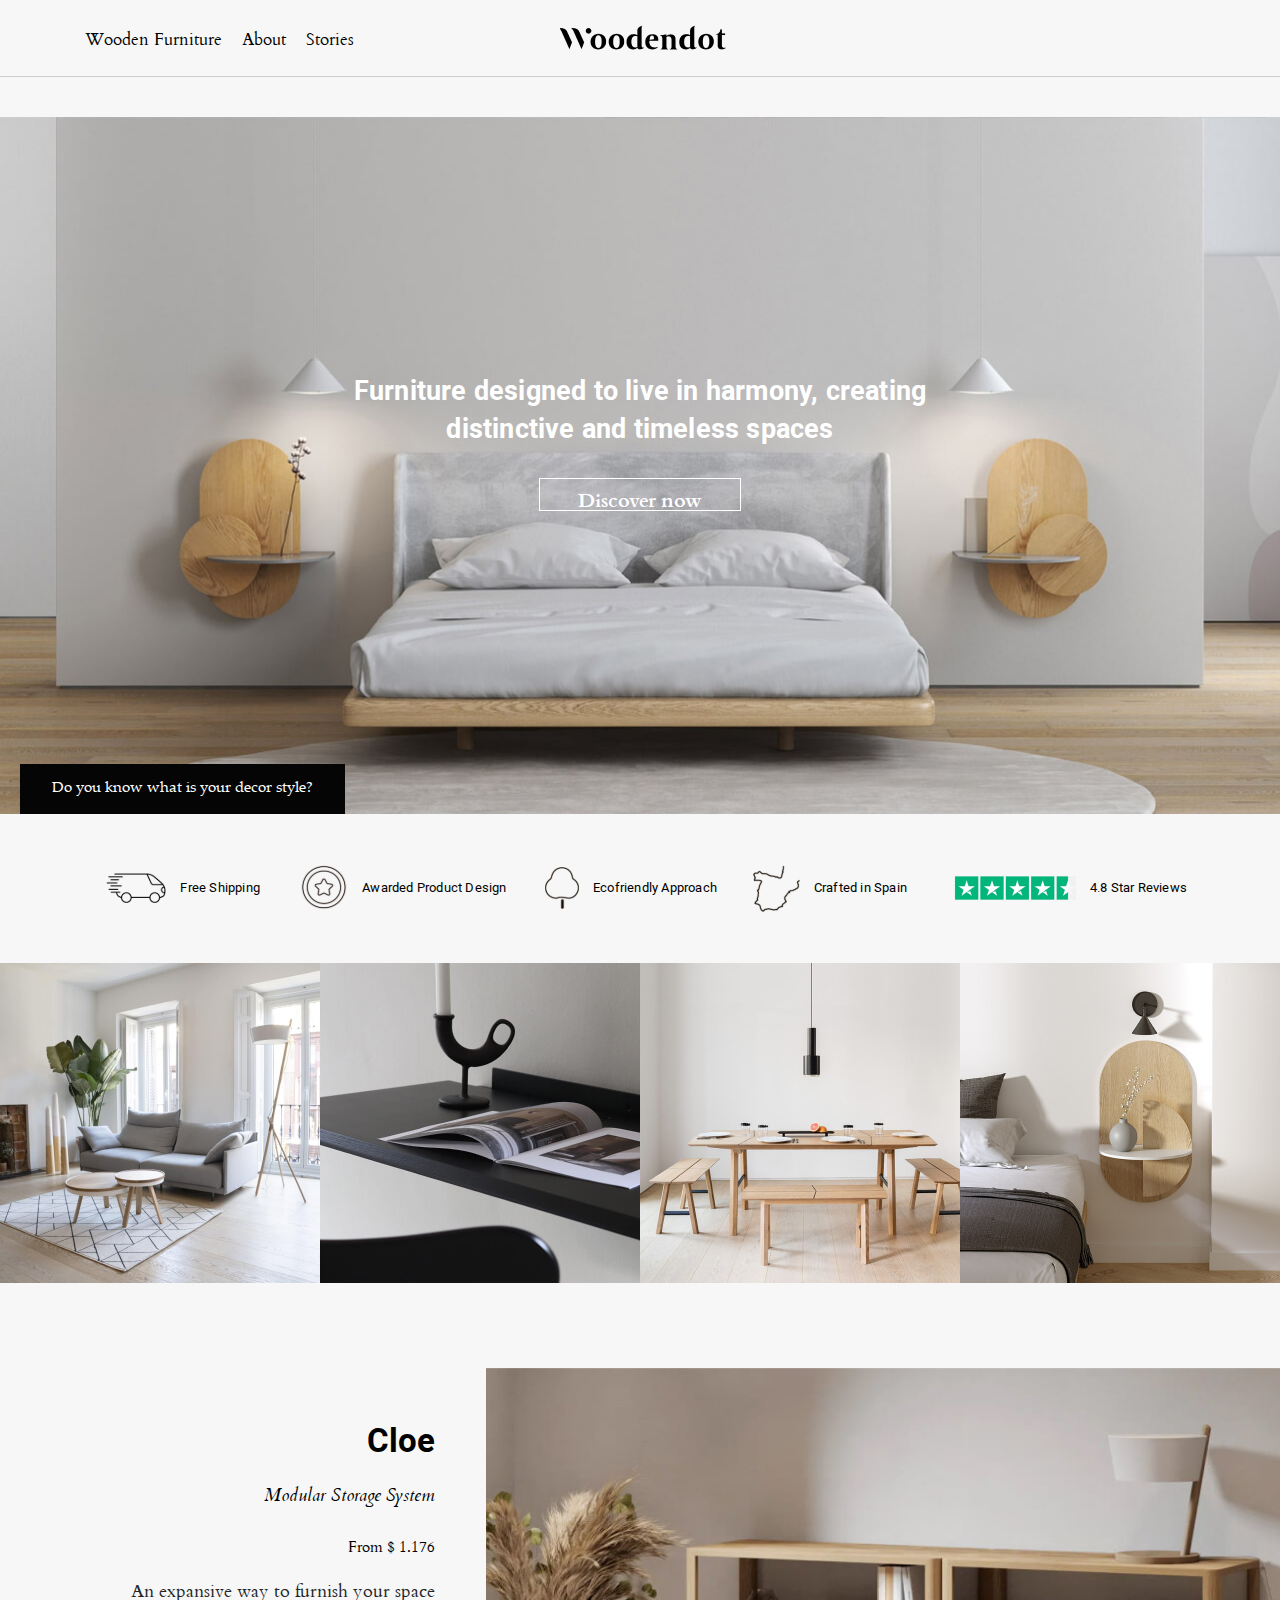
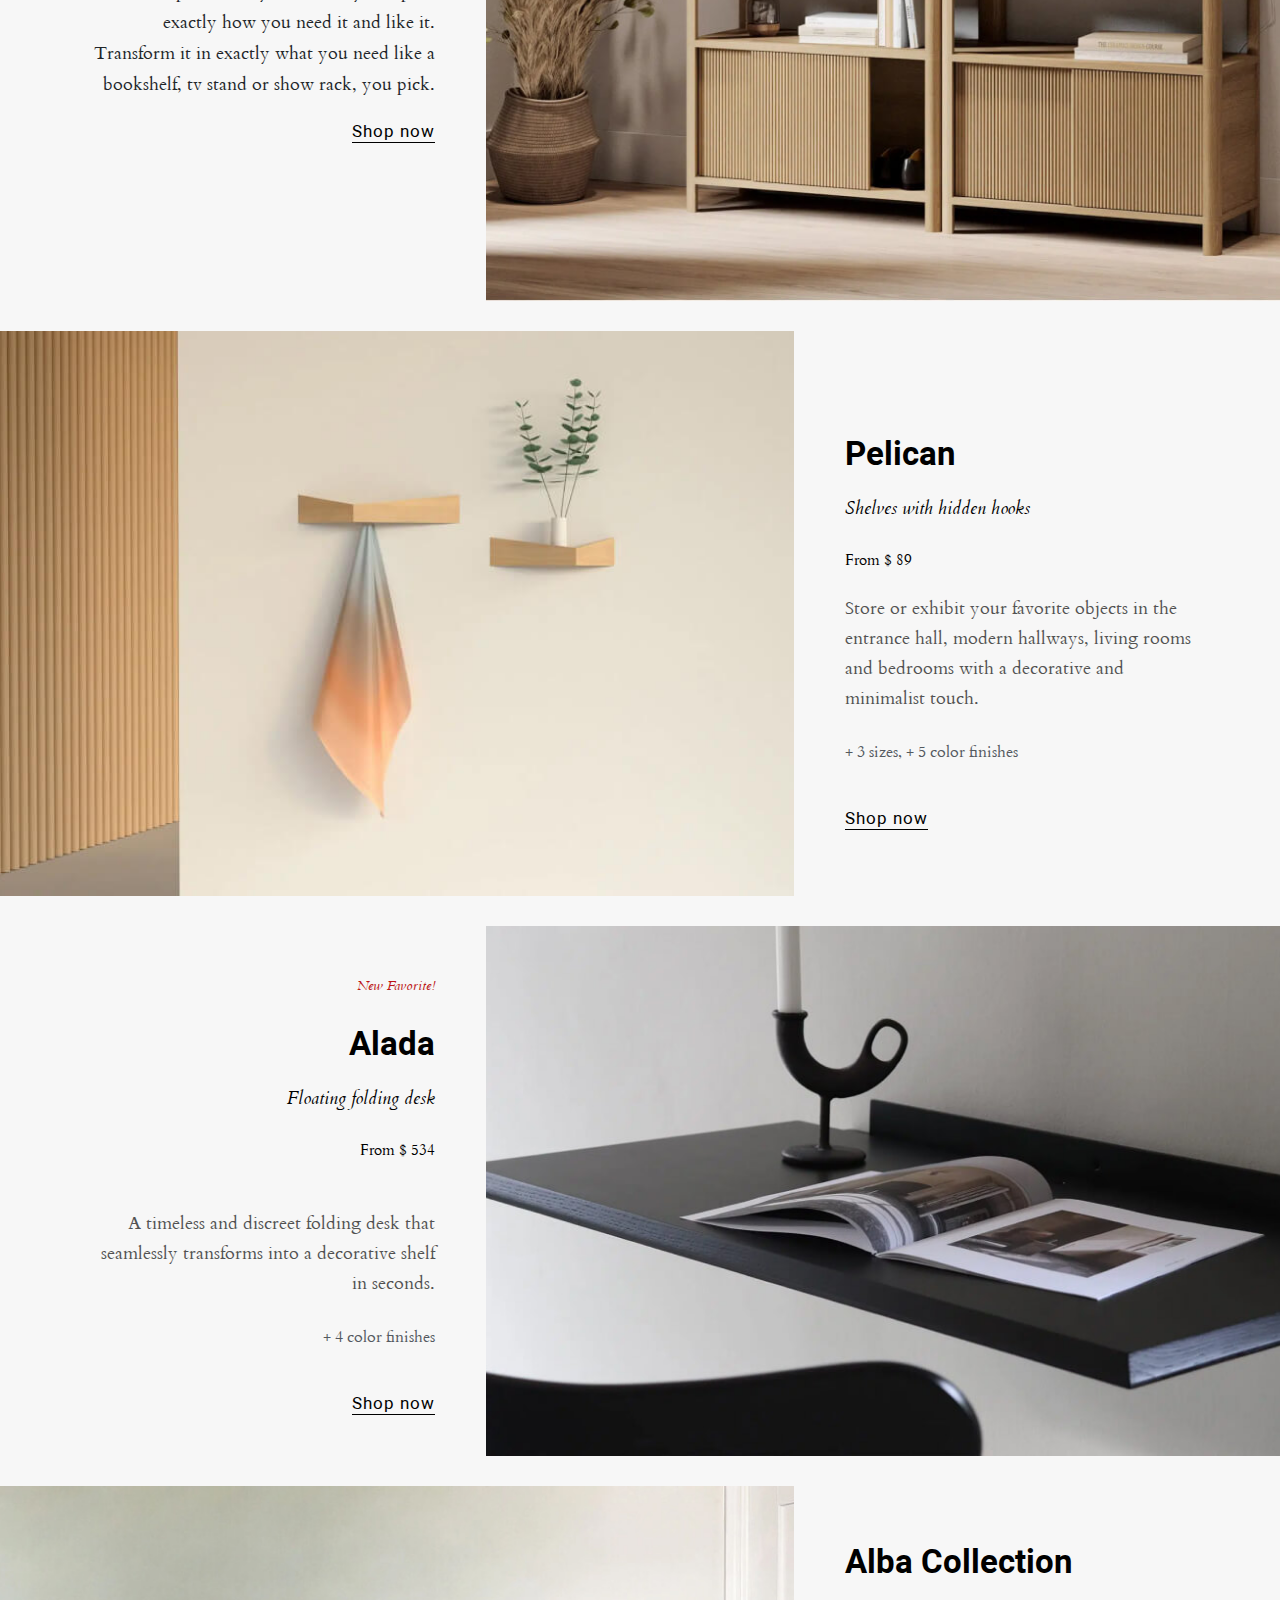
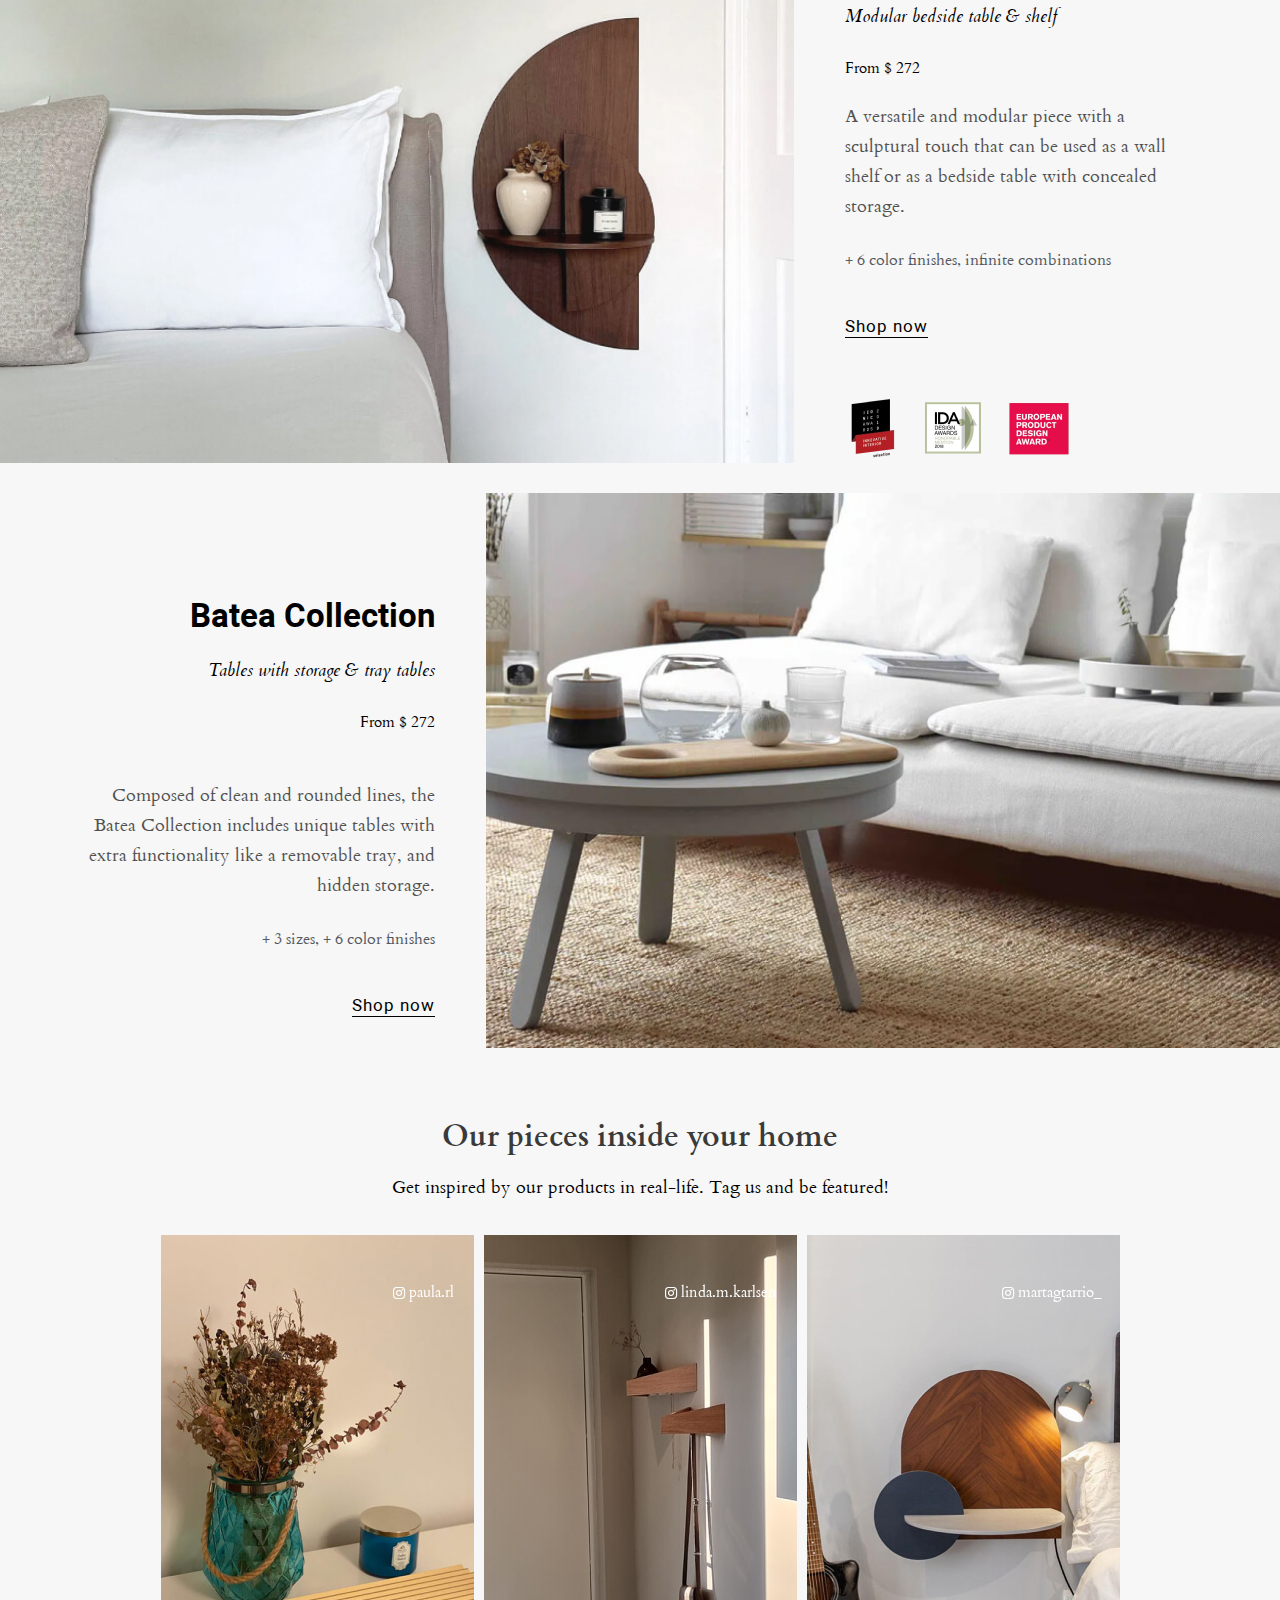
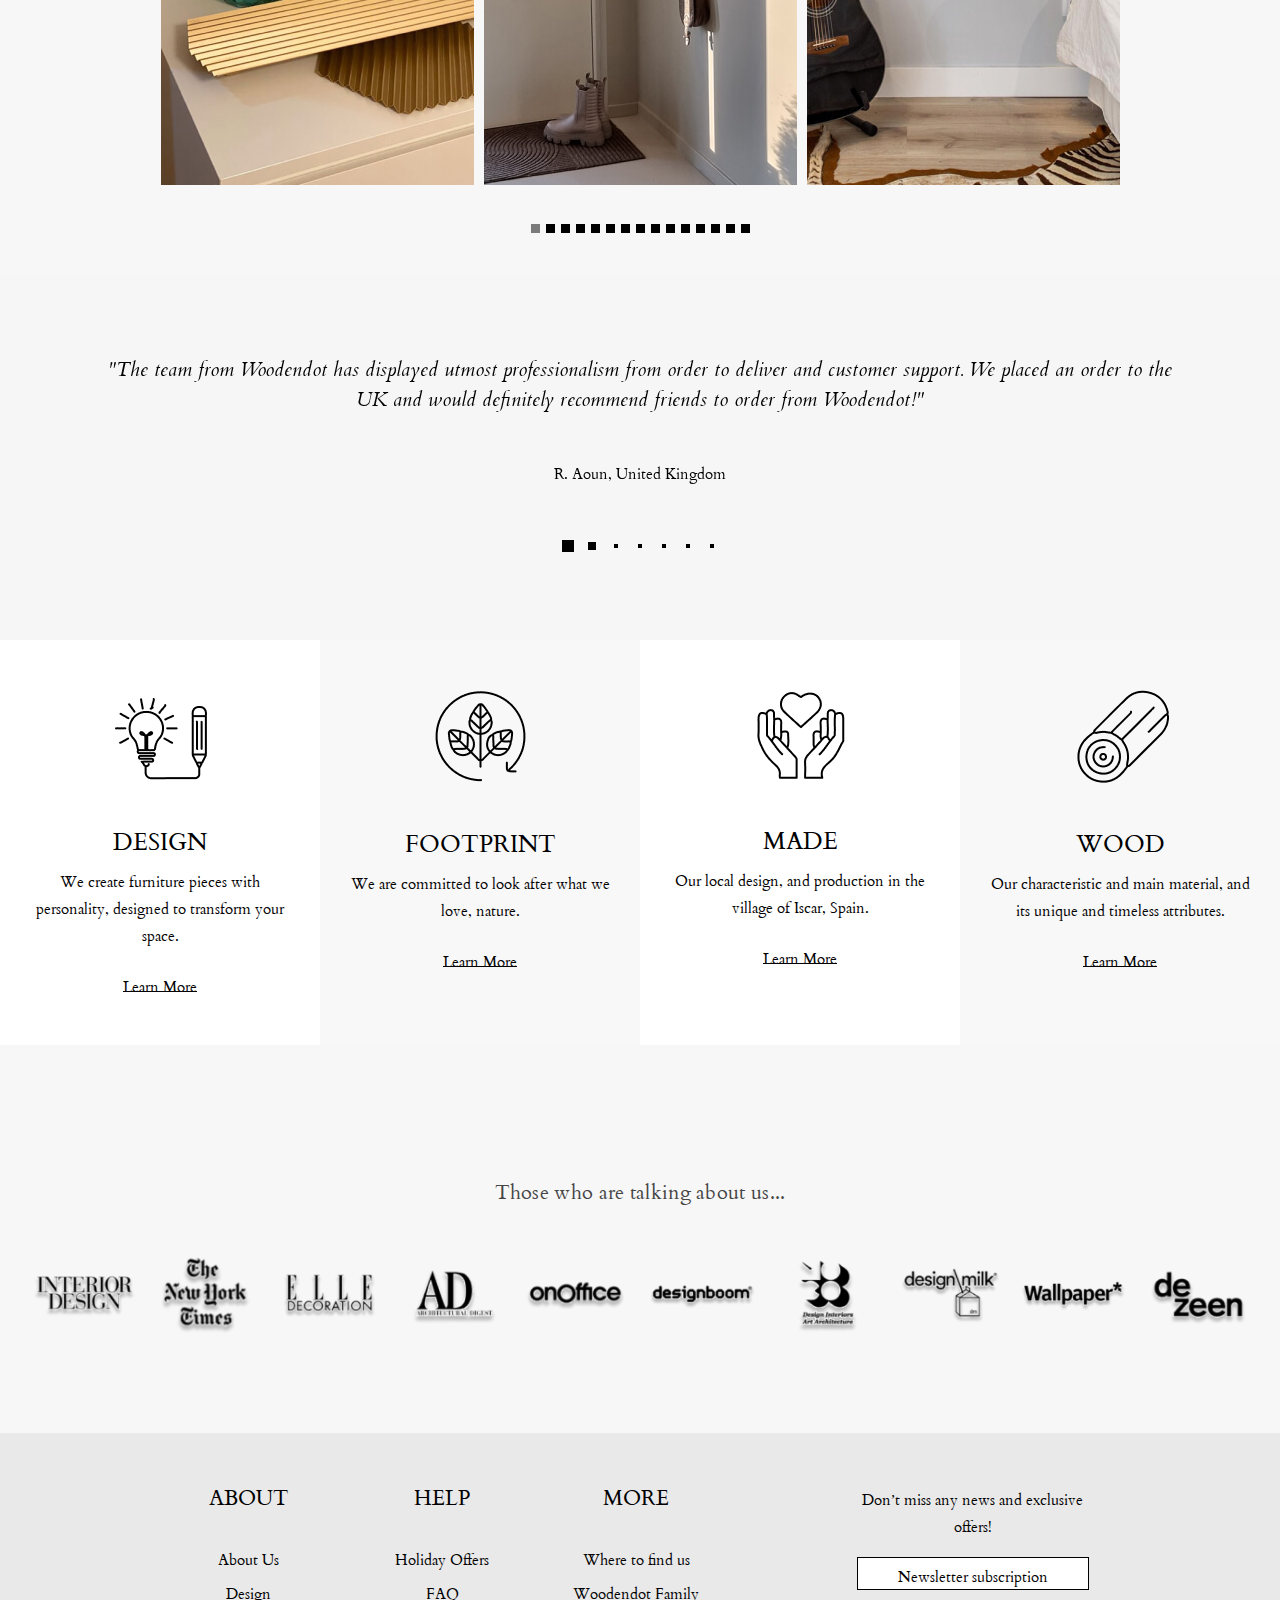
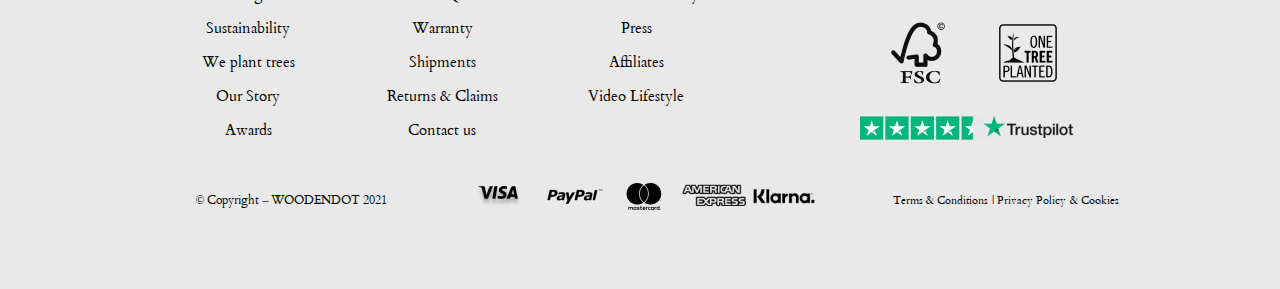
<file: Woodendot/index.html>
<!DOCTYPE html>
<html lang="en">
<head>
    <meta charset="UTF-8">
    <meta http-equiv="X-UA-Compatible" content="IE=edge">
    <meta name="viewport" content="width=device-width, initial-scale=1.0">
    <title>Woodendot</title>
    <link rel="stylesheet" href="css/style.css">
    <link rel="stylesheet" href="css/responsive.css">
    <link rel="stylesheet" href="vendor/bootstrap-4.0/css/bootstrap.min.css">
    <link type="text/css" rel="stylesheet" href="vendor/OwlCarousel2-2.3.4/dist/assets/owl.carousel.min.css"/>
    <link type="text/css" rel="stylesheet" href="vendor/OwlCarousel2-2.3.4/dist/assets/owl.theme.default.min.css">
    <link type="text/css" rel="stylesheet" href="vendor/fancybox/dist/jquery.fancybox.min.css"/>
    <link rel="stylesheet" href="fonts/cardo.css">
    <link rel="stylesheet" href="fonts/roboto.css">
    <link rel="stylesheet" href="fonts/palatino.css">
    <link href="https://use.fontawesome.com/releases/v5.0.13/css/all.css" rel="stylesheet">
    <link href="https://fonts.googleapis.com/icon?family=Material+Icons" rel="stylesheet">
</head>
<body>
    <main class="page">

        <!-- HEADER -->
        <header class="header">
            <div class="container">
                <div class="row justify-content-start align-items-center responsiveMenuWrapper">
                    <div class="col-xl-5 col-lg-6 col-md-6 col-sm-6">
                        <nav>
                            <a href="#" class="responsiveMenu" id="responsiveMenu"><i class="fas fa-bars"></i></a>
                            <ul id="mainMenu" class="mainMenu">
                                <li class="itemMenu"><a href="#">Wooden Furniture</a></li>
                                <li class="itemMenu"><a href="#">About</a></li>
                                <li class="itemMenu"><a href="#">Stories</a></li>
                            </ul>
                        </nav>
                    </div>
                    <div class="col-xl-6 col-lg-6 col-md-6 col-sm-6 text-xl-left text-sm-right">
                        <a href="#" class="logo"><img src="img/logo/woodendot.png" alt="Woodendot" class="img-fluid"></a> 
                    </div>
                </div>
            </div>
        </header>

        <!-- BANNER -->
        <section class="banner">
            <div class="container">
                <div class="row justify-content-center text-center">
                    <div class="col-xl-7 col-lg-10 col-md-10 col-sm-12 text-center">
                        <h1>Furniture designed to live in harmony, creating distinctive and timeless spaces</h1>
                        <button type="button" class="btn_DiscoverNow" data-toggle="modal" data-target="#modal_DiscoverNow">Discover now</button>
                    </div>
                </div>    
            </div>
            <button type="button" class="btn_DecorStyle" data-toggle="modal" data-target="#modal_DecorStyle">Do you know what is your decor style?</button>
        </section>


        <!-- FEATURES -->
        <section class="features">
            <div class="container">
                <div class="row justify-content-xl-around justify-content-sm-center align-items-center text-center">
                    <div class="col-xl-2 col-lg-4 col-md-4 col-sm-6 featureWrapper text-xl-right" >
                        <img src="img/icon/free_shipping2.svg" alt="">
                        <span>Free Shipping</span>
                    </div>
                    <div class="col-xl-3 col-lg-4 col-md-4 col-sm-6 featureWrapper" >
                        <img src="img/icon/awarded2.svg" alt="">
                        <span>Awarded Product Design</span>
                    </div>
                    <div class="col-xl-2 col-lg-4 col-md-4 col-sm-5 featureWrapper text-xl-left" >
                        <img src="img/icon/eco2.svg" alt="">
                        <span>Ecofriendly Approach</span>
                    </div>
                    <div class="col-xl-2 col-lg-4 col-md-4 col-sm-5 featureWrapper" >
                        <img src="img/icon/spain2.svg" alt="">
                        <span>Crafted in Spain</span>
                    </div>
                    <div class="col-xl-3 col-lg-4 col-md-6 col-sm-6 featureWrapper" >
                        <img src="img/icon/rewiews.png" alt="" class="img-fluid">
                        <span>4.8 Star Reviews</span>
                    </div>
                </div>
            </div>
        </section>

        <!-- GALLERY -->
        <section class="gallery">
            <a href="img/gallery_1.jpg" data-fancybox="gallery" class="galleryImg img-fluid">
                <img src="img/gallery_1.jpg" alt="" />
            </a>
            <a href="img/gallery_2.jpg" data-fancybox="gallery" class="galleryImg img-fluid">
                <img src="img/gallery_2.jpg" alt="" />
            </a>
            <a href="img/gallery_3.jpg" data-fancybox="gallery" class="galleryImg img-fluid">
                <img src="img/gallery_3.jpg" alt="" />
            </a>
            <a href="img/gallery_4.jpg" data-fancybox="gallery" class="galleryImg img-fluid">
                <img src="img/gallery_4.jpg" alt="" />
            </a>
        </section>

        <!-- CLOE -->
        <section class="cloe">
            <div class="container">
                <div class="row justify-content-start text-right">
                    <div class="col-xl-4 col-lg-4 col-md-5 col-sm-12 catalogCard">
                        <h2>Cloe</h2>
                        <p class="model">Modular Storage System</p>
                        <p class="price">From $ 1.176</p>
                        <a class="description">An expansive way to furnish your space exactly how you need it and like it. Transform it in exactly what you need like a bookshelf, tv stand or show rack, you pick.</p>
                        <a class="btn_shopNow" href="#">Shop now</a>
                    </div>
                </div>
            </div>
        </section>

        <!-- PELICAN -->
        <section class="pelican">
            <div class="container">
                <div class="row justify-content-end">
                    <div class="col-xl-4 col-lg-4 col-md-5 col-sm-12 catalogCard">
                        <h2>Pelican</h2>
                        <p class="model">Shelves with hidden hooks</p>
                        <p class="price">From $ 89</p>
                        <p class="description">Store or exhibit your favorite objects in the entrance hall, modern hallways, living rooms and bedrooms with a decorative and minimalist touch.</p>
                        <a href="#" class="options">+ 3 sizes, + 5 color finishes</a>
                        <a class="btn_shopNow" href="#">Shop now</a>
                    </div>
                </div>
            </div>
        </section>

        <!-- ALADA -->
        <section class="alada">
            <div class="container">
                <div class="row justify-content-start text-right">
                    <div class="col-xl-4 col-lg-4 col-md-5 col-sm-12 catalogCard">
                        <p class="new">New Favorite!</p>
                        <h2>Alada</h2>
                        <p class="model">Floating folding desk</p>
                        <p class="price">From $ 534</p>
                        <p class="description">A timeless and discreet folding desk that seamlessly transforms into a decorative shelf in seconds.</p>
                        <a href="#" class="options">+ 4 color finishes</a>
                        <a class="btn_shopNow" href="#">Shop now</a>
                    </div>
                </div>
            </div>
        </section>

        <!-- ALBA -->
        <section class="alba">
            <div class="container">
                <div class="row justify-content-end ">
                    <div class="col-xl-4 col-lg-4 col-md-5 col-sm-12 catalogCard">
                        <h2>Alba Collection</h2>
                        <p class="model">Modular bedside table & shelf</p>
                        <p class="price">From $ 272</p>
                        <p class="description">A versatile and modular piece with a sculptural touch that can be used as a wall shelf or as a bedside table with concealed storage.</p>
                        <a href="#" class="options">+ 6 color finishes, infinite combinations</a>
                        <a class="btn_shopNow" href="#">Shop now</a>
                        <img src="img/icon/alba_Icon.png" alt="" class="img-fluid d-block">
                    </div>
                </div>
            </div>
        </section>

        <!-- BATEA -->
        <section class="batea">
            <div class="container">
                <div class="row text-right ">
                    <div class="col-xl-4 col-lg-4 col-md-5 col-sm-12 catalogCard">
                        <h2>Batea Collection</h2>
                        <p class="model">Tables with storage & tray tables</p>
                        <p class="price">From $ 272</p>
                        <p class="description">Composed of clean and rounded lines, the Batea Collection includes unique tables with extra functionality like a removable tray, and hidden storage.</p>
                        <a href="#" class="options">+ 3 sizes, + 6 color finishes</a>
                        <a class="btn_shopNow" href="#">Shop now</a>
                    </div>
                </div>
            </div>
        </section>

        <!-- OUR PRODUCTS -->
        <section class="ourProducts">
            <h3>Our pieces inside your home</h3>
            <p>Get inspired by our products in real-life. Tag us and be featured!</p>
            <div class="owl-carousel owl-theme" id="slider_ourProducts">
                <div class="slide">
                    <img src="img/slide_1.jpg" alt="">
                    <a href="#" ><i class="fab fa-instagram"></i> paula.rl</a>
                </div>
                <div class="slide">
                    <img src="img/slide_2.jpg" alt="">
                    <a href="#"><i class="fab fa-instagram"></i> linda.m.karlsen</a>
                </div>
                <div class="slide">
                    <img src="img/slide_3.jpg" alt="">
                    <a href="#"><i class="fab fa-instagram"></i> martagtarrio_</a>
                </div>
                <div class="slide">
                    <img src="img/slide_1.jpg" alt="">
                    <a href="#"><i class="fab fa-instagram"></i> paula.rl</a>
                </div>
                <div class="slide">
                    <img src="img/slide_2.jpg" alt="">
                    <a href="#"><i class="fab fa-instagram"></i> linda.m.karlsen</a>
                </div>
                <div class="slide">
                    <img src="img/slide_3.jpg" alt="">
                    <a href="#"><i class="fab fa-instagram"></i> martagtarrio_</a>
                </div>
                <div class="slide">
                    <img src="img/slide_1.jpg" alt="">
                    <a href="#"><i class="fab fa-instagram"></i> paula.rl</a>
                </div>
                <div class="slide">
                    <img src="img/slide_2.jpg" alt="">
                    <a href="#"><i class="fab fa-instagram"></i> linda.m.karlsen</a>
                </div>
                <div class="slide">
                    <img src="img/slide_3.jpg" alt="">
                    <a href="#"><i class="fab fa-instagram"></i> martagtarrio_</a>
                </div>
                <div class="slide">
                    <img src="img/slide_1.jpg" alt="">
                    <a href="#"><i class="fab fa-instagram"></i> paula.rl</a>
                </div>
                <div class="slide">
                    <img src="img/slide_2.jpg" alt="">
                    <a href="#"><i class="fab fa-instagram"></i> linda.m.karlsen</a>
                </div>
                <div class="slide">
                    <img src="img/slide_3.jpg" alt="">
                    <a href="#"><i class="fab fa-instagram"></i> martagtarrio_</a>
                </div>
                <div class="slide">
                    <img src="img/slide_1.jpg" alt="">
                    <a href="#"><i class="fab fa-instagram"></i> paula.rl</a>
                </div>
                <div class="slide">
                    <img src="img/slide_2.jpg" alt="">
                    <a href="#"><i class="fab fa-instagram"></i> linda.m.karlsen</a>
                </div>
                <div class="slide">
                    <img src="img/slide_3.jpg" alt="">
                    <a href="#"><i class="fab fa-instagram"></i> martagtarrio_</a>
                </div>
            </div>
        </section>

        <!-- REWIEWS -->
        <section class="reviews">
            <div class="owl-carousel owl-theme" id="slider_reviews">
                <div class="slide">
                    <p class="feedback">"The team from Woodendot has displayed utmost professionalism from order to deliver and customer support. We placed an order to the UK and would definitely recommend friends to order from Woodendot!"</p>
                    <p class="author">R. Aoun, United Kingdom</p>
                </div>
                <div class="slide">
                    <p class="feedback">"The team from Woodendot has displayed utmost professionalism from order to deliver and customer support. We placed an order to the UK and would definitely recommend friends to order from Woodendot!"</p>
                    <p class="author">R. Aoun, United Kingdom</p>
                </div>
                <div class="slide">
                    <p class="feedback">"The team from Woodendot has displayed utmost professionalism from order to deliver and customer support. We placed an order to the UK and would definitely recommend friends to order from Woodendot!"</p>
                    <p class="author">R. Aoun, United Kingdom</p>
                </div>
                <div class="slide">
                    <p class="feedback">"The team from Woodendot has displayed utmost professionalism from order to deliver and customer support. We placed an order to the UK and would definitely recommend friends to order from Woodendot!"</p>
                    <p class="author">R. Aoun, United Kingdom</p>
                </div>
                <div class="slide">
                    <p class="feedback">"The team from Woodendot has displayed utmost professionalism from order to deliver and customer support. We placed an order to the UK and would definitely recommend friends to order from Woodendot!"</p>
                    <p class="author">R. Aoun, United Kingdom</p>
                </div>
                <div class="slide">
                    <p class="feedback">"The team from Woodendot has displayed utmost professionalism from order to deliver and customer support. We placed an order to the UK and would definitely recommend friends to order from Woodendot!"</p>
                    <p class="author">R. Aoun, United Kingdom</p>
                </div>
                <div class="slide">
                    <p class="feedback">"The team from Woodendot has displayed utmost professionalism from order to deliver and customer support. We placed an order to the UK and would definitely recommend friends to order from Woodendot!"</p>
                    <p class="author">R. Aoun, United Kingdom</p>
                </div>
            </div>
        </section>

        <!-- BLOG -->
        <section class="blog">
            <div class="article design">
                <img src="img/icon/design.png" alt="">
                <h3>DESIGN</h3>
                <p class="desc">We create furniture pieces with personality, designed to transform your space.</p>
                <a class="btn_learnMore" href="#">Learn More</a>
            </div>
            <div class="article footprint">
                <img src="img/icon/footprint.png" alt="">
                <h3>FOOTPRINT</h3>
                <p class="desc">We are committed to look after what we love, nature.</p>
                <a class="btn_learnMore" href="#">Learn More</a>
            </div>
            <div class="article made">
                <img src="img/icon/made.png" alt="">
                <h3>MADE</h3>
                <p class="desc">Our local design, and production in the village of Iscar, Spain.</p>
                <a class="btn_learnMore" href="#">Learn More</a>
            </div>
            <div class="article wood">
                <img src="img/icon/wood.png" alt="">
                <h3>WOOD</h3>
                <p class="desc">Our characteristic and main material, and its unique and timeless attributes.</p>
                <a class="btn_learnMore" href="#">Learn More</a>
            </div>
        </section>

        <!-- OUR CUSTOMERS -->
        <section class="customers">
            <p>Those who are talking about us...</p>
            <div class="customersLogo">
                <div><a href="#"><img src="img/logo/1.png" alt=""></a></div>
                <div><a href="#"><img src="img/logo/2.png" alt=""></a></div>
                <div><a href="#"><img src="img/logo/3.png" alt=""></a></div>
                <div><a href="#"><img src="img/logo/4.png" alt=""></a></div>
                <div><a href="#"><img src="img/logo/5.png" alt=""></a></div>
                <div><a href="#"><img src="img/logo/6.png" alt=""></a></div>
                <div><a href="#"><img src="img/logo/7.png" alt=""></a></div>
                <div><a href="#"><img src="img/logo/8.png" alt=""></a></div>
                <div><a href="#"><img src="img/logo/9.png" alt=""></a></div>
                <div><a href="#"><img src="img/logo/10.png" alt=""></a></div>
            </div>   
        </section>
        
        <!-- FOOTER -->
        <footer>
            <div class="container">
                <div class="row justify-content-xl-center justify-content-lg-between text-center">
                    <div class="col-xl-7 col-lg-7 col-md-12 col-sm-12">
                        <div class="row justify-content-start subMenuWrapper">
                            <div class="col-xl-3 col-lg-4 col-md-4 col-sm-4">
                                <h3>About</h3>
                                <ul class="subMenu">
                                    <li><a href="#">About Us</a></li>
                                    <li><a href="#">Design</a></li>
                                    <li><a href="#">Sustainability</a></li>
                                    <li><a href="#">We plant trees</a></li>
                                    <li><a href="#">Our Story</a></li>
                                    <li><a href="#">Awards</a></li>
                                </ul>
                            </div>
                            <div class="col-xl-4 col-lg-4 col-md-4 col-sm-4">
                                <h3>Help</h3>
                                <ul class="subMenu">
                                    <li><a href="#">Holiday Offers</a></li>
                                    <li><a href="#">FAQ</a></li>
                                    <li><a href="#">Warranty</a></li>
                                    <li><a href="#">Shipments</a></li>
                                    <li><a href="#">Returns & Claims</a></li>
                                    <li><a href="#">Contact us</a></li>
                                </ul>
                            </div>
                            <div class="col-xl-3 col-lg-4 col-md-4 col-sm-4">
                                <h3>More</h3>
                                <ul class="subMenu">
                                    <li><a href="#">Where to find us</a></li>
                                    <li><a href="#">Woodendot Family</a></li>
                                    <li><a href="#">Press</a></li>
                                    <li><a href="#">Affiliates</a></li>
                                    <li><a href="#">Video Lifestyle</a></li>
                                </ul>
                            </div>
                        </div>
                    </div>
                    <div class="col-xl-3 col-lg-4 col-md-12 col-sm-12 content" >
                        <h4>Don’t miss any news and exclusive offers!</h4>
                        <button type="button" class="btn_Subscription" data-toggle="modal" data-target="#modal_Subscription">Newsletter subscription</button>
                        <img src="img/icon/fsd.png" alt="FSD" class="fsd">
                        <img src="img/icon/one_tree_planted.png" alt="One tree planted">
                        <img src="img/icon/trustpilot.png" alt="Trustpilot">
                    </div>
                </div> 
                <div class="row justify-content-center text-center align-items-center">
                    <div class="col-xl-3 col-lg-3 col-md-6 col-sm-6 text-xl-right order-lg-1 order-2" >
                        <span class="copyright">© Copyright – WOODENDOT 2021</span>
                    </div>
                    <div class="col-xl-5 col-lg-5 col-md-12 col-sm-12 order-lg-2 order-1 iconsBlock" >
                        <img src="img/icon/visa.png" alt="Visa" class="icon">
                        <img src="img/icon/paypal.png" alt="PayPal" class="icon">
                        <img src="img/icon/master.png" alt="MasterCard" class="icon">
                        <img src="img/icon/americanExpr.png" alt="AmericanExpress" class="icon">
                        <img src="img/icon/klarna.png" alt="Klarna" class="icon">
                    </div>
                    <div class="col-xl-3 col-lg-4 col-md-6 col-sm-6 terms text-xl-left order-lg-3 order-3" >
                        <a href="#">Terms & Conditions</a>
                        <span> |  </span>
                        <a href="#">Privacy Policy</a>
                        <span> & </span>
                        <a href="#">Cookies</a>
                    </div>
                </div>
            </div>
        </footer>

        <!-- MODAL -->
        <div class="modal fade" id="modal_DiscoverNow" tabindex="-1" role="dialog" aria-hidden="true">
            <div class="modal-dialog" role="document">
              <div class="modal-content">
                <div class="modal-body">
                    <button type="button" class="close" data-dismiss="modal" aria-label="Close">
                        <span aria-hidden="true">&times;</span>
                    </button>
                    <form action="contacts.php">
                        <input type="text" name="name" placeholder="Name" />
                        <input type="text" name="name" placeholder="Last name" />
                        <input type="email" name="email" placeholder="E-mail" />
                        <input id="phone" type="phone" placeholder="Phone">
                        <textarea name="message" id="message" rows="5" placeholder="Your message"></textarea>
                    </form>
                    <button type="button" class="btn_modal">Send</button>
                </div>
              </div>
            </div>
          </div>

        <div class="modal fade" id="modal_Subscription" tabindex="-1" role="dialog" aria-hidden="true">
            <div class="modal-dialog" role="document">
              <div class="modal-content">
                <div class="modal-body">
                    <button type="button" class="close" data-dismiss="modal" aria-label="Close">
                        <span aria-hidden="true">&times;</span>
                    </button>
                    <form action="subscription.php">
                        <input type="text" name="name" placeholder="Name" />
                        <input type="text" name="name" placeholder="Last name" />
                        <input type="email" name="email" placeholder="Your E-mail" />
                        <input id="phone" type="phone" placeholder="Your Phone">
                    </form>
                    <button type="button" class="btn_modal">Subscribe</button>
                </div>
              </div>
            </div>
          </div>
    </main>
    <script type="text/javascript" src="js/jquery-3.6.0.min.js"></script>
    <script type="text/javascript" src="vendor/fancybox/dist/jquery.fancybox.min.js"></script>
    <script type="text/javascript" src="vendor/OwlCarousel2-2.3.4/dist/owl.carousel.min.js"></script>
    <script type="text/javascript" src="js/custom.js"></script>
    <script type="text/javascript" src="vendor/bootstrap-4.0/js/bootstrap.min.js"></script>
</body>
</html>
</file>
<file: calendar/css/style.css>
* {
  margin: 0;
  padding: 0;
  box-sizing: border-box;
}
.page {
  width: 100%;
  height: 100%;
  position: fixed;
  top: 0;
  left: 0;
  right: 0;
  left: 0;
  background-image: url(../img/492992.jpg);
  background-size: cover;
}
.mainContainer {
  width: 1200px;
  margin: 0 auto;
  min-height: 100%;
  overflow: hidden;
}
.container {
  width: 160%;
  display: flex;
  justify-content: space-around;
}
.year {
  display: block;
  width: 200px;
  height: 200px;
  margin: 50px 0px;
  transform: scale3d(1, 1, 1) translateX(70px);
  animation: moveYear 7s linear forwards;
}
@keyframes moveYear {
  0% {
    transform: scale3d(1.5, 0.7, 1) translateX(70px);
  }
  14% {
    transform: scale3d(1.5, 0.7, 1) translateX(70px);
  }
  24% {
    transform: scale3d(1.5, 0.7, 1) translateX(-100px);
  }
  38% {
    transform: scale3d(1.5, 0.7, 1) translateX(-100px);
  }
  48% {
    transform: scale3d(1.5, 0.7, 1) translateX(-250px);
  }
  62% {
    transform: scale3d(1.5, 0.7, 1) translateX(-250px);
  }
  72% {
    transform: scale3d(1.5, 0.7, 1) translateX(-420px);
  }
  86% {
    transform: scale3d(1.5, 0.7, 1) translateX(-420px);
  }
  96% {
    transform: scale3d(1.5, 0.7, 1) translateX(-600px);
  }
  100% {
    transform: scale3d(1.5, 0.7, 1) translateX(-420px);
  }
}
.box {
  width: 100%;
  height: 100%;
  backface-visibility: visible;
  perspective-origin: 100% -150%;
  transform-style: preserve-3d;
  transform: scale3d(1, 1, 1);
  perspective: 500px;
  -webkit-backface-visibility: visible;
  -webkit-perspective-origin: 100% -150%;
  -webkit-transform-style: preserve-3d;
}
.box2019,
.box2020,
.box2021 {
  animation: animeBox 2.5s linear;
}

.box2020 {
  animation-delay: 1.5s;
}
.box2021 {
  animation-delay: 3s;
}

@keyframes animeBox {
  10% {
    transform: scale3d(1, 1, 1);
  }
  30% {
    transform-origin: top;
    transform: scale3d(2, 1.5, 1);
    perspective: 200px;
    perspective-origin: 25% 25%;
  }
  40% {
    transform-origin: top;
    transform: scale3d(2, 1.5, 1);
    perspective: 200px;
    perspective-origin: 25% 25%;
  }
  50% {
    transform-origin: top;
    perspective: 200px;
    perspective-origin: 25% 25%;
    transform: scale3d(1, 1, 1);
  }
  70% {
    transform-origin: top;
    perspective: 500px;
    perspective-origin: 100% -150%;
    transform: scale3d(1, 1, 1);
  }
  100% {
    transform: scale3d(1, 1, 1);
    perspective-origin: 100% -150%;
  }
}

.boxSide {
  display: block;
  position: absolute;
  width: 100px;
  height: 100px;
  line-height: 100px;
  font-family: sans-serif;
  font-size: 20px;
  text-align: center;
  border: 1px solid #ccc;
  border-radius: 10px;
  background: rgba(255, 255, 255, 0.5);
  box-shadow: inset 0px 0px 20px 0px #ccc;
  color: rgb(100, 110, 125);
  text-shadow: 0 1px 0 rgb(90, 95, 100), 0 2px 0 rgb(80, 85, 90),
    0 3px 0 rgb(70, 75, 80), 0 4px 0 rgb(60, 65, 70), 0 5px 0 rgb(50, 55, 60),
    0 6px 0px rgba(40, 45, 50, 0.2), 0 7px 0px rgba(30, 35, 40, 0.1),
    0 1px 3px rgba(20, 25, 30, 0.3), 0 3px 5px rgba(20, 25, 30, 0.2),
    0 5px 10px rgba(10, 15, 20, 0.2), 0 10px 10px rgba(0, 5, 10, 0.3);
}
.boxSide img {
  width: auto;
  height: auto;
  width: 100%;
  height: 100%;
  padding: 5px;
}
.yearNumber {
  transform: translateZ(50px);
  -webkit-transform: translateZ(50px);
}
.back {
  background: rgba(255, 255, 255);
  transform: rotateY(180deg) translateZ(50px);
  -webkit-transform: rotateY(180deg) translateZ(50px);
}
.winter {
  background: rgba(255, 255, 255, 0.7);
  transform: rotateY(90deg) translateZ(50px);
  -webkit-transform: rotateY(90deg) translateZ(50px);
}
.summer {
  background: rgba(255, 255, 255, 0.7);
  transform: rotateY(-90deg) translateZ(50px);
  -webkit-transform: rotateY(-90deg) translateZ(50px);
}
.spring {
  background: rgba(255, 255, 255, 0.7);
  transform: rotateX(90deg) translateZ(50px);
}
.autumn {
  background: rgba(255, 255, 255, 0.7);
  transform: rotateX(-90deg) translateZ(50px);
}

.box2022 {
  animation: newYearBox 5s linear 5s forwards;
}
@keyframes newYearBox {
  0% {
    transform: scale3d(1, 1, 1);
  }
  10% {
    transform-origin: top;
    transform: scale3d(2, 1.5, 1);
    perspective: 200px;
    perspective-origin: 25% 25%;
  }
  15% {
    transform-origin: top;
    transform: scale3d(2, 1.5, 1);
    perspective: 200px;
    perspective-origin: 25% 25%;
  }
  20% {
    transform-origin: top;
    perspective: 200px;
    perspective-origin: 25% 25%;
    transform: scale3d(1, 1, 1);
  }
  25% {
    transform-origin: top;
    perspective: 500px;
    perspective-origin: 100% -150%;
    transform: scale3d(1, 1, 1);
  }
  30% {
    transform: scale3d(1, 1, 1);
    perspective-origin: 100% -150%;
  }
  50% {
    transform: scale3d(1, 1, 1);
    perspective-origin: 100% -150%;
  }
  80% {
    transform: scale3d(2, 2, 2) translate3d(0, 160px, 0);
    perspective: 200px;
    perspective-origin: 25% 25%;
  }
  90% {
    transform: scale3d(2, 2, 2) translate3d(0, 160px, 0);
    perspective: 100px;
    perspective-origin: 25% 25%;
  }
  100% {
    transform: scale3d(2, 2, 2) translate3d(0, 160px, 0);
    perspective: 100px;
    perspective-origin: 25% 25%;
  }
}
.box2022 .yearNumber {
  transform: translateZ(50px);
  -webkit-transform: translateZ(50px);
  animation: animateYear 8s linear 10s forwards;
}
.box2022 .back {
  background: rgba(255, 255, 255, 0.5);
  transform: rotateY(180deg) translateZ(50px);
  -webkit-transform: rotateY(180deg) translateZ(50px);
  animation: animateBack 8s linear 10s forwards;
}
.box2022 .winter {
  background: rgba(255, 255, 255, 0.7);
  transform: rotateY(90deg) translateZ(50px);
  -webkit-transform: rotateY(90deg) translateZ(50px);
  animation: animateWinter 8s linear 10s forwards;
}
.box2022 .summer {
  background: rgba(255, 255, 255, 0.7);
  transform: rotateY(-90deg) translateZ(50px);
  -webkit-transform: rotateY(-90deg) translateZ(50px);
  animation: animateSummer 8s linear 10s forwards;
}
.box2022 .spring {
  background: rgba(255, 255, 255, 0.7);
  transform: rotateX(90deg) translateZ(50px);
  animation: animateSpring 8s linear 10s forwards;
}
.box2022 .autumn {
  background: rgba(255, 255, 255, 0.7);
  transform: rotateX(-90deg) translateZ(50px);
  animation: animateAutumn 8s linear 10s forwards;
}
@keyframes animateYear {
  0% {
    transform: translateZ(50px);
  }
  1% {
    transform: translateZ(50px);
    perspective: 200px;
    perspective-origin: 25% 25%;
  }
  50% {
    transform: translateZ(-100px);
    perspective: 200px;
    perspective-origin: 100% -150%;
  }
  100% {
    transform: translate(20px, -120px) scale3d(1.5, 1.5, 1.5);
    perspective: 200px;
    perspective-origin: 50% 50%;
    background: rgb(255, 255, 255, 0);
    box-shadow: none;
    border: none;
  }
}
@keyframes animateBack {
  0% {
    transform: rotateY(180deg) translateZ(50px);
  }
  1% {
    transform: rotateY(360deg) translateZ(50px);
    perspective: 200px;
    perspective-origin: 25% 25%;
    visibility: hidden;
  }
  50% {
    transform: rotateY(360deg) translateZ(-100px);
    perspective: 500px;
    perspective-origin: 50% 50%;
    visibility: hidden;
  }
  100% {
    visibility: hidden;
  }
}
@keyframes animateWinter {
  0% {
    transform: rotateY(90deg) translateZ(50px);
  }
  1% {
    transform: rotateY(90deg) translateZ(50px);
    perspective: 200px;
    perspective-origin: 25% 25%;
  }
  50% {
    transform: rotateY(90deg) translateZ(-100px);
    perspective: 500px;
    perspective-origin: 50% 50%;
  }
  60% {
    transform: rotateY(90deg) translateZ(-100px);
    perspective: 500px;
    perspective-origin: 50% 50%;
  }
  100% {
    transform: rotateY(0deg) translate(-80px, 15px) scale3d(1.8, 1.8, 1.8);
  }
}
@keyframes animateSummer {
  0% {
    transform: rotateY(-90deg) translateZ(50px);
  }
  1% {
    transform: rotateY(-90deg) translateZ(50px);
    perspective: 200px;
    perspective-origin: 25% 25%;
  }
  50% {
    transform: rotateY(-90deg) translateZ(-100px);
    perspective: 500px;
    perspective-origin: 50% 50%;
  }
  60% {
    transform: rotateY(-90deg) translateZ(-100px);
    perspective: 500px;
    perspective-origin: 50% 50%;
  }
  100% {
    transform: rotateY(0deg) translate(-80px, 210px) scale3d(1.8, 1.8, 1.8);
  }
}
@keyframes animateSpring {
  0% {
    transform: rotateX(90deg) translateZ(50px);
  }
  1% {
    transform: rotateX(90deg) translateZ(50px);
    perspective-origin: 25% 25%;
    perspective: 200px;
  }
  50% {
    transform: rotateX(90deg) translateZ(-100px);
    perspective-origin: 50% 50%;
    perspective: 500px;
  }
  60% {
    transform: rotateX(90deg) translateZ(-100px);
    perspective-origin: 50% 50%;
    perspective: 500px;
  }
  100% {
    transform: rotateX(0deg) translate(120px, 15px) scale3d(1.8, 1.8, 1.8);
  }
}
@keyframes animateAutumn {
  0% {
    transform: rotateX(-90deg) translateZ(50px);
  }
  1% {
    transform: rotateX(-90deg) translateZ(50px);
    perspective-origin: 25% 25%;
    perspective: 200px;
  }
  50% {
    transform: rotateX(-90deg) translateZ(-100px);
    perspective-origin: 50% 50%;
    perspective: 500px;
  }
  60% {
    transform: rotateX(-90deg) translateZ(-100px);
    perspective-origin: 50% 50%;
    perspective: 500px;
  }
  100% {
    transform: rotateX(0deg) translate(120px, 210px) scale3d(1.8, 1.8, 1.8);
  }
}
</file>
<file: CV/css/style.css>
*,
*::after,
*::before {
  box-sizing: border-box;
}
* {
  margin: 0;
  padding: 0;
}
html,
body {
  height: 100%;
}
.page {
  min-height: 100%;
  font-family: 'Open Sans', sans-serif;
}
@media (min-width: 1200px) {
  .page {
    background: url(../img/bg32.png);
    padding: 40px 0;
  }
}
.page .container {
  max-width: 1200px;
  margin: 0 auto;
  background: #f5f5f5;
  box-shadow: 6px 6px 20px rgba(0, 0, 0, 0.1);
}
@media (min-width: 768px) {
  .wrapper {
    display: flex;
    flex-wrap: wrap;
  }
  .wrapper .header {
    width: 100%;
    order: 1;
  }
  .wrapper .content {
    width: 70%;
    order: 3;
  }
  .wrapper .sidebar {
    width: 30%;
    order: 2;
  }
}
.header {
  background: rgba(240, 200, 200, 0.5);
  padding: 50px 30px;
}
@media (min-width: 768px) {
  .header {
    display: grid;
    grid-template-columns: 30% 70%;
    padding: 0;
  }
}
.header__avatar {
  width: 100%;
  max-width: 400px;
  margin: 30px auto;
  position: relative;
}
.header__avatar::after {
  content: "";
  position: absolute;
  top: 5px;
  left: 5px;
  bottom: 5px;
  right: 5px;
  border: 2px solid rgba(250, 182, 193, 0.3);
}
@media (min-width: 768px) {
  .header__avatar {
    grid-row-start: 1;
    grid-row-end: 3;
    margin: 0;
  }
}
.header__image {
  display: block;
  width: 100%;
  height: 100%;
  object-fit: cover;
}
.header__content {
  color: #1e2939;
  text-align: center;
}
@media (min-width: 768px) {
  .header__content {
    padding: 70px 50px 25px;
    position: relative;
  }
  .header__content::after {
    content: '';
    position: absolute;
    bottom: 0;
    left: 50%;
    transform: translateX(-50%);
    width: 60%;
    height: 1px;
    background: #1e2939;
    opacity: 0.3;
  }
}
.header__title {
  font-weight: 400;
  font-size: 28px;
  letter-spacing: 0.07em;
  text-transform: uppercase;
  margin-bottom: 15px;
}
@media (min-width: 567px) {
  .header__title {
    font-size: 37px;
  }
}
@media (min-width: 991px) {
  .header__title {
    font-size: 40px;
  }
}
.header__profession {
  font-weight: 300;
  font-size: 22px;
  letter-spacing: 0.05em;
  text-transform: capitalize;
}
@media (min-width: 567px) {
  .header__profession {
    font-size: 27px;
  }
}
@media (min-width: 991px) {
  .header__profession {
    font-size: 29px;
  }
}
.header__description {
  width: 100%;
}
@media (min-width: 768px) {
  .header__description {
    padding: 25px 50px 50px;
  }
}
.header__description p {
  font-weight: 300;
  line-height: 26px;
  color: #898989;
  text-indent: 20px;
}
.header__description p:not(:last-child) {
  margin-bottom: 20px;
}
.title {
  font-weight: 400;
  font-size: 28px;
  text-transform: uppercase;
  letter-spacing: 0.07em;
  padding-bottom: 10px;
  margin-bottom: 25px;
  position: relative;
}
.title::after {
  content: "";
  position: absolute;
  left: 3px;
  bottom: 0;
  width: 50px;
  height: 2px;
  background: #fab6c1;
  border-radius: 20px;
}
.content {
  display: flex;
  flex-direction: column;
  gap: 40px;
  padding: 50px 30px;
  color: #1e2939;
}
@media (min-width: 768px) {
  .content {
    gap: 50px;
    padding: 40px 50px 70px;
  }
}
.content__item:not(:last-child) {
  margin-bottom: 25px;
}
.content__title {
  font-size: 18px;
  font-weight: 600;
}
.content__description:not(:last-child) {
  margin-bottom: 15px;
}
@media (min-width: 650px) {
  .content__description {
    display: flex;
    justify-content: space-between;
    align-items: center;
    gap: 10px;
  }
  .content__description:not(:last-child) {
    margin-bottom: 10px;
  }
}
.content__sub-title {
  font-size: 15px;
  line-height: 30px;
  letter-spacing: 0.5px;
}
.content__period {
  font-size: 14px;
  color: #898989;
  text-transform: lowercase;
}
.content__list {
  padding-left: 20px;
}
.content__list li {
  letter-spacing: 0.01em;
}
.content__list li:not(:last-child) {
  margin-bottom: 10px;
}
.content__list li::marker {
  font-size: 12px;
}
.content__list span {
  font-size: 12px;
  color: #898989;
}
.content__link {
  display: inline-block;
  color: inherit;
  word-wrap: break-word;
  text-decoration: underline;
  text-decoration-thickness: 1px;
  text-underline-position: under;
  transition: 0.3s;
}
.content__link:hover {
  text-shadow: 0 0 0;
}
.sidebar {
  padding: 50px 30px;
  background: #1e2939;
  color: #ccc;
}
@media (min-width: 768px) {
  .sidebar {
    padding: 40px 30px 70px;
  }
}
.sidebar__wrapper {
  display: flex;
  flex-direction: column;
  gap: 40px;
}
@media (min-width: 768px) {
  .sidebar__wrapper {
    gap: 50px;
    position: sticky;
    top: 0;
  }
}
.sidebar .title {
  font-weight: 300;
}
.sidebar .title::after {
  background: #ccc;
}
.sidebar__contact:not(:last-child) {
  margin-bottom: 15px;
}
.sidebar__link,
.sidebar__address {
  display: flex;
  gap: 10px;
  font-weight: 300;
  line-height: 22px;
  color: inherit;
  word-break: break-all;
  text-decoration: none;
}
.sidebar__link i,
.sidebar__address i {
  width: 16px;
  line-height: 22px;
  text-align: center;
}
.sidebar__link {
  transition: opacity 0.3s;
}
.sidebar__link:hover {
  opacity: 0.7;
}
.sidebar__list {
  padding-left: 20px;
}
.sidebar__list li {
  font-weight: 300;
  font-size: 16px;
  line-height: 30px;
}
.sidebar__list li::marker {
  font-size: 12px;
}
@media (max-width: 1199px) {
  .page {
    padding: 0;
  }
  .page .container .main_content .sidebar {
    padding: 40px 30px;
  }
}
@media (max-width: 1099px) {
  .page .container .header .header_content {
    padding: 30px;
  }
  .page .container .header .header_content h1 {
    font-size: 40px;
  }
  .page .container .header .header_content .profession {
    margin-bottom: 30px;
  }
  .page .container .main_content .sidebar .contacts i {
    display: none;
  }
}
@media (max-width: 991px) {
  .desc {
    flex-direction: column;
  }
  .main_head {
    font-size: 26px;
  }
  .page .container .header .header_content h1 {
    font-size: 35px;
  }
  .page .container .header .header_content .profession {
    font-size: 21px;
  }
  .page .container .header .header_content .about_me p {
    font-size: 14px;
    margin-bottom: 10px;
  }
  .page .container .main_content .sidebar .contacts .contacts-link,
  .page .container .main_content .sidebar .contacts p {
    font-size: 15px;
  }
  .page .container .main_content .sidebar .tech_skills .skills_list li,
  .page .container .main_content .sidebar .soft_skills .skills_list li {
    font-size: 15px;
  }
}
@media (max-width: 800px) {
  .desc {
    flex-direction: row;
  }
  .page .container .header .header_content {
    padding: 20px;
  }
  .page .container .header .header_content h1 {
    font-size: 28px;
  }
  .page .container .header .header_content .profession {
    font-size: 16px;
    margin-bottom: 20px;
  }
  .page .container .header .header_content .about_me p {
    line-height: 20px;
  }
  .page .container .main_content {
    flex-direction: column;
  }
  .page .container .main_content .professional_experience {
    width: 100%;
    padding-bottom: 0;
  }
  .page .container .main_content .professional_experience .projects,
  .page .container .main_content .professional_experience .education {
    margin-bottom: 30px;
  }
  .page .container .main_content .sidebar {
    width: 100%;
    display: flex;
    flex-wrap: wrap;
    margin-bottom: 0;
  }
  .page .container .main_content .sidebar .contacts {
    width: 50%;
  }
  .page .container .main_content .sidebar .contacts .contacts_item i {
    display: block;
  }
  .page .container .main_content .sidebar .tech_skills {
    width: 100%;
    order: 3;
  }
  .page .container .main_content .sidebar .soft_skills {
    width: 50%;
  }
}
@media (max-width: 650px) {
  .desc {
    flex-direction: column;
  }
  .page .container .header .header_img {
    width: 40%;
  }
  .page .container .header .header_content {
    width: 60%;
  }
  .page .container .main_content .sidebar .contacts {
    width: 100%;
    order: 3;
  }
  .page .container .main_content .sidebar .tech_skills {
    order: 1;
  }
  .page .container .main_content .sidebar .soft_skills {
    width: 100%;
    order: 2;
  }
}
@media (max-width: 500px) {
  .page .container .header {
    flex-direction: column-reverse;
  }
  .page .container .header .header_img {
    width: 100%;
    padding: 20px;
  }
  .page .container .header .header_content {
    width: 100%;
  }
}
</file>
<file: CV/fonts/opensans.css>
@font-face {
    font-family: 'Open Sans';
    src: local('Open Sans Light'), local('OpenSans-Light'), url('opensanslight.woff2') format('woff2'), url('opensanslight.woff') format('woff'), url('opensanslight.ttf') format('truetype');
    font-weight: 300;
    font-style: normal;
}
@font-face {
    font-family: 'Open Sans';
    src: local('Open Sans Light Italic'), local('OpenSansLight-Italic'), url('opensanslightitalic.woff2') format('woff2'), url('opensanslightitalic.woff') format('woff'), url('opensanslightitalic.ttf') format('truetype');
    font-weight: 300;
    font-style: italic;
}
@font-face {
    font-family: 'Open Sans';
    src: local('Open Sans'), local('OpenSans'), url('opensans.woff2') format('woff2'), url('opensans.woff') format('woff'), url('opensans.ttf') format('truetype');
    font-weight: 400;
    font-style: normal;
}
@font-face {
    font-family: 'Open Sans';
    src: local('Open Sans Italic'), local('OpenSans-Italic'), url('opensansitalic.woff2') format('woff2'), url('opensansitalic.woff') format('woff'), url('opensansitalic.ttf') format('truetype');
    font-weight: 400;
    font-style: italic;
}
@font-face {
    font-family: 'Open Sans';
    src: local('Open Sans Semibold'), local('OpenSans-Semibold'), url('opensanssemibold.woff2') format('woff2'), url('opensanssemibold.woff') format('woff'), url('opensanssemibold.ttf') format('truetype');
    font-weight: 600;
    font-style: normal;
}
@font-face {
    font-family: 'Open Sans';
    src: local('Open Sans Semibold Italic'), local('OpenSans-SemiboldItalic'), url('opensanssemibolditalic.woff2') format('woff2'), url('opensanssemibolditalic.woff') format('woff'), url('opensanssemibolditalic.ttf') format('truetype');
    font-weight: 600;
    font-style: italic;
}
@font-face {
    font-family: 'Open Sans';
    src: local('Open Sans Bold'), local('OpenSans-Bold'), url('opensansbold.woff2') format('woff2'), url('opensansbold.woff') format('woff'), url('opensansbold.ttf') format('truetype');
    font-weight: 700;
    font-style: normal;
}
@font-face {
    font-family: 'Open Sans';
    src: local('Open Sans Bold Italic'), local('OpenSans-BoldItalic'), url('opensansbolditalic.woff2') format('woff2'), url('opensansbolditalic.woff') format('woff'), url('opensansbolditalic.ttf') format('truetype');
    font-weight: 700;
    font-style: italic;
}
@font-face {
    font-family: 'Open Sans';
    src: local('Open Sans Extrabold'), local('OpenSans-Extrabold'), url('opensansextrabold.woff2') format('woff2'), url('opensansextrabold.woff') format('woff'), url('opensansextrabold.ttf') format('truetype');
    font-weight: 800;
    font-style: normal;
}
@font-face {
    font-family: 'Open Sans';
    src: local('Open Sans Extrabold Italic'), local('OpenSans-ExtraboldItalic'), url('opensansextrabolditalic.woff2') format('woff2'), url('opensansextrabolditalic.woff') format('woff'), url('opensansextrabolditalic.ttf') format('truetype');
    font-weight: 800;
    font-style: italic;
}
</file>
<file: CV_Morgunova_Marina/css/style.css>
html {
  box-sizing: border-box;
}
*,
*::after,
*::before {
  box-sizing: inherit;
}
* {
  margin: 0;
  padding: 0;
}
.main_head {
  font-weight: 400;
  font-size: 30px;
  text-transform: uppercase;
  letter-spacing: 2px;
  padding-bottom: 7px;
  margin-bottom: 15px;
  position: relative;
}
.main_head::after {
  content: "";
  position: absolute;
  left: 3px;
  bottom: 0;
  width: 50px;
  height: 2px;
  background: #fab6c1;
  border-radius: 20px;
}
.title {
  font-size: 18px;
  font-weight: 600;
}
.desc {
  display: flex;
  justify-content: space-between;
}
.desc .subtitle {
  font-size: 16px;
  letter-spacing: 0.5px;
  line-height: 30px;
}
.desc .subtitle span {
  font-weight: 400;
  text-transform: capitalize;
}
.desc .period {
  text-transform: lowercase;
  font-size: 14px;
  color: lightslategray;
}
html,
body {
  height: 100%;
}
.page {
  min-height: 100%;
  background: url(../img/bg32.png);
  padding: 40px 0;
  font-family: 'Open Sans', sans-serif;
}
.page .container {
  max-width: 1200px;
  margin: 0 auto;
  box-shadow: 6px 6px 20px rgba(0, 0, 0, 0.1);
  background: #f5f5f5;
  overflow: hidden;
}
.page .container .header {
  display: flex;
}
.page .container .header .header_img {
  width: 30%;
  position: relative;
}
.page .container .header .header_img img {
  max-width: 100%;
  width: auto;
  height: auto;
  min-height: 100%;
  object-fit: cover;
}
.page .container .header .header_img::after {
  content: "";
  position: absolute;
  top: 5px;
  left: 5px;
  bottom: 5px;
  right: 5px;
  border: 2px solid rgba(250, 182, 193, 0.3);
}
.page .container .header .header_content {
  width: 70%;
  padding: 70px 50px 10px;
  color: #1e2939;
  background: rgba(240, 200, 200, 0.5);
}
.page .container .header .header_content h1 {
  font-weight: 400;
  font-size: 45px;
  text-align: center;
  text-transform: uppercase;
  letter-spacing: 5px;
  margin-bottom: 10px;
  padding-bottom: 10px;
  position: relative;
}
.page .container .header .header_content h1::after {
  content: '';
  position: absolute;
  bottom: 0;
  left: 50%;
  width: 60%;
  height: 1px;
  background: #1e2939;
  opacity: 0.3;
  transform: translateX(-50%);
}
.page .container .header .header_content .profession {
  font-weight: 300;
  font-size: 25px;
  letter-spacing: 2px;
  text-align: center;
  text-transform: uppercase;
  margin-bottom: 50px;
}
.page .container .header .header_content .about_me p {
  font-weight: 300;
  color: lightslategrey;
  line-height: 26px;
  text-align: justify;
  text-indent: 30px;
  margin-bottom: 20px;
}
.page .container .main_content {
  display: flex;
  flex-direction: row-reverse;
}
.page .container .main_content .professional_experience {
  width: 70%;
  padding: 40px 50px 70px;
  color: #1e2939;
}
@media (max-width: 576px) {
  .page .container .main_content .professional_experience {
    padding: 40px 15px 70px;
  }
}
.page .container .main_content .professional_experience .projects {
  margin-bottom: 50px;
}
.page .container .main_content .professional_experience .projects a {
  display: block;
  text-decoration: none;
  color: inherit;
  line-height: 30px;
  transition: 0.3s;
}
.page .container .main_content .professional_experience .projects a b {
  font-weight: 600;
}
.page .container .main_content .professional_experience .projects a:hover {
  opacity: 0.7;
}
.page .container .main_content .professional_experience .education {
  margin-bottom: 50px;
}
.page .container .main_content .professional_experience .education .education_item {
  margin-bottom: 10px;
}
.page .container .main_content .professional_experience .experience .experience_item {
  margin-bottom: 25px;
}
.page .container .main_content .professional_experience .experience .experience_item .desc {
  margin-bottom: 10px;
}
.page .container .main_content .professional_experience .experience .experience_item .duties_list {
  padding-left: 20px;
}
.page .container .main_content .professional_experience .experience .experience_item .duties_list li {
  font-size: 15px;
  letter-spacing: 1px;
  line-height: 26px;
}
.page .container .main_content .sidebar {
  width: 30%;
  background: #1E2939;
  color: #ccc;
  padding: 40px;
}
.page .container .main_content .sidebar .main_head {
  font-weight: 300;
  margin-bottom: 25px;
}
.page .container .main_content .sidebar .main_head::after {
  background: #ccc;
}
.page .container .main_content .sidebar .contacts {
  margin-bottom: 50px;
}
.page .container .main_content .sidebar .contacts .contacts_item {
  margin-bottom: 15px;
  display: flex;
}
.page .container .main_content .sidebar .contacts .contacts_item i {
  width: 30px;
  height: 30px;
  background: #ccc;
  border-radius: 50%;
  text-align: center;
  line-height: 30px;
  color: #1e2939;
  margin-right: 20px;
}
.page .container .main_content .sidebar .contacts .contacts_item .contacts-link {
  color: inherit;
  text-decoration: none;
  line-height: 30px;
  transition: 0.3s;
}
.page .container .main_content .sidebar .contacts .contacts_item .contacts-link:hover {
  opacity: 0.7;
}
.page .container .main_content .sidebar .contacts .contacts_item p {
  line-height: 30px;
}
.page .container .main_content .sidebar .tech_skills,
.page .container .main_content .sidebar .soft_skills {
  margin-bottom: 50px;
}
.page .container .main_content .sidebar .tech_skills .skills_list,
.page .container .main_content .sidebar .soft_skills .skills_list {
  padding-left: 25px;
}
.page .container .main_content .sidebar .tech_skills .skills_list li,
.page .container .main_content .sidebar .soft_skills .skills_list li {
  font-size: 16px;
  line-height: 30px;
}
@media (max-width: 1199px) {
  .page {
    padding: 0;
  }
  .page .container .main_content .sidebar {
    padding: 40px 30px;
  }
}
@media (max-width: 1099px) {
  .page .container .header .header_content {
    padding: 30px;
  }
  .page .container .header .header_content h1 {
    font-size: 40px;
  }
  .page .container .header .header_content .profession {
    margin-bottom: 30px;
  }
  .page .container .main_content .sidebar .contacts i {
    display: none;
  }
}
@media (max-width: 991px) {
  .desc {
    flex-direction: column;
  }
  .main_head {
    font-size: 26px;
  }
  .page .container .header .header_content h1 {
    font-size: 35px;
  }
  .page .container .header .header_content .profession {
    font-size: 21px;
  }
  .page .container .header .header_content .about_me p {
    font-size: 14px;
    margin-bottom: 10px;
  }
  .page .container .main_content .sidebar .contacts .contacts-link,
  .page .container .main_content .sidebar .contacts p {
    font-size: 15px;
  }
  .page .container .main_content .sidebar .tech_skills .skills_list li,
  .page .container .main_content .sidebar .soft_skills .skills_list li {
    font-size: 15px;
  }
}
@media (max-width: 800px) {
  .desc {
    flex-direction: row;
  }
  .page .container .header .header_content {
    padding: 20px;
  }
  .page .container .header .header_content h1 {
    font-size: 28px;
  }
  .page .container .header .header_content .profession {
    font-size: 16px;
    margin-bottom: 20px;
  }
  .page .container .header .header_content .about_me p {
    line-height: 20px;
  }
  .page .container .main_content {
    flex-direction: column;
  }
  .page .container .main_content .professional_experience {
    width: 100%;
    padding-bottom: 0;
  }
  .page .container .main_content .professional_experience .projects,
  .page .container .main_content .professional_experience .education {
    margin-bottom: 30px;
  }
  .page .container .main_content .sidebar {
    width: 100%;
    display: flex;
    flex-wrap: wrap;
    margin-bottom: 0;
  }
  .page .container .main_content .sidebar .contacts {
    width: 50%;
  }
  .page .container .main_content .sidebar .contacts .contacts_item i {
    display: block;
  }
  .page .container .main_content .sidebar .tech_skills {
    width: 100%;
    order: 3;
  }
  .page .container .main_content .sidebar .soft_skills {
    width: 50%;
  }
}
@media (max-width: 650px) {
  .desc {
    flex-direction: column;
  }
  .page .container .header .header_img {
    width: 40%;
  }
  .page .container .header .header_content {
    width: 60%;
  }
  .page .container .main_content .sidebar .contacts {
    width: 100%;
    order: 3;
  }
  .page .container .main_content .sidebar .tech_skills {
    order: 1;
  }
  .page .container .main_content .sidebar .soft_skills {
    width: 100%;
    order: 2;
  }
}
@media (max-width: 500px) {
  .page .container .header {
    flex-direction: column-reverse;
  }
  .page .container .header .header_img {
    width: 100%;
    padding: 20px;
  }
  .page .container .header .header_content {
    width: 100%;
  }
}
</file>
<file: CV_Morgunova_Marina/fonts/opensans.css>
@font-face {
    font-family: 'Open Sans';
    src: local('Open Sans Light'), local('OpenSans-Light'), url('opensanslight.woff2') format('woff2'), url('opensanslight.woff') format('woff'), url('opensanslight.ttf') format('truetype');
    font-weight: 300;
    font-style: normal;
}
@font-face {
    font-family: 'Open Sans';
    src: local('Open Sans Light Italic'), local('OpenSansLight-Italic'), url('opensanslightitalic.woff2') format('woff2'), url('opensanslightitalic.woff') format('woff'), url('opensanslightitalic.ttf') format('truetype');
    font-weight: 300;
    font-style: italic;
}
@font-face {
    font-family: 'Open Sans';
    src: local('Open Sans'), local('OpenSans'), url('opensans.woff2') format('woff2'), url('opensans.woff') format('woff'), url('opensans.ttf') format('truetype');
    font-weight: 400;
    font-style: normal;
}
@font-face {
    font-family: 'Open Sans';
    src: local('Open Sans Italic'), local('OpenSans-Italic'), url('opensansitalic.woff2') format('woff2'), url('opensansitalic.woff') format('woff'), url('opensansitalic.ttf') format('truetype');
    font-weight: 400;
    font-style: italic;
}
@font-face {
    font-family: 'Open Sans';
    src: local('Open Sans Semibold'), local('OpenSans-Semibold'), url('opensanssemibold.woff2') format('woff2'), url('opensanssemibold.woff') format('woff'), url('opensanssemibold.ttf') format('truetype');
    font-weight: 600;
    font-style: normal;
}
@font-face {
    font-family: 'Open Sans';
    src: local('Open Sans Semibold Italic'), local('OpenSans-SemiboldItalic'), url('opensanssemibolditalic.woff2') format('woff2'), url('opensanssemibolditalic.woff') format('woff'), url('opensanssemibolditalic.ttf') format('truetype');
    font-weight: 600;
    font-style: italic;
}
@font-face {
    font-family: 'Open Sans';
    src: local('Open Sans Bold'), local('OpenSans-Bold'), url('opensansbold.woff2') format('woff2'), url('opensansbold.woff') format('woff'), url('opensansbold.ttf') format('truetype');
    font-weight: 700;
    font-style: normal;
}
@font-face {
    font-family: 'Open Sans';
    src: local('Open Sans Bold Italic'), local('OpenSans-BoldItalic'), url('opensansbolditalic.woff2') format('woff2'), url('opensansbolditalic.woff') format('woff'), url('opensansbolditalic.ttf') format('truetype');
    font-weight: 700;
    font-style: italic;
}
@font-face {
    font-family: 'Open Sans';
    src: local('Open Sans Extrabold'), local('OpenSans-Extrabold'), url('opensansextrabold.woff2') format('woff2'), url('opensansextrabold.woff') format('woff'), url('opensansextrabold.ttf') format('truetype');
    font-weight: 800;
    font-style: normal;
}
@font-face {
    font-family: 'Open Sans';
    src: local('Open Sans Extrabold Italic'), local('OpenSans-ExtraboldItalic'), url('opensansextrabolditalic.woff2') format('woff2'), url('opensansextrabolditalic.woff') format('woff'), url('opensansextrabolditalic.ttf') format('truetype');
    font-weight: 800;
    font-style: italic;
}
</file>
<file: frozen/css/style.css>
* {
  padding: 0;
  margin: 0;
  box-sizing: border-box;
}
::after,
::before {
  box-sizing: border-box;
}
.page {
  background: #ffffff;
  font-family: 'HelveticaNeueCyr', sans-serif;
}
.page .order-block h3 {
  font-weight: 700;
  line-height: 30px;
  text-align: center;
}
.page .order-block .timerWrapper {
  display: flex;
  justify-content: space-between;
  margin-bottom: 15px;
  overflow: hidden;
}
.page .order-block .timerWrapper .timer {
  position: relative;
  z-index: 9;
  width: 91px;
  height: 91px;
  display: flex;
  flex-direction: column;
  justify-content: center;
  align-items: center;
}
.page .order-block .timerWrapper .timer .timer-item {
  font-weight: 300;
  font-size: 42px;
  line-height: 18px;
  padding-top: 10px;
  margin-bottom: 10px;
}
.page .order-block .timerWrapper .timer .timer-title {
  font-weight: 300;
  font-size: 16px;
  line-height: 18px;
  margin: 0;
}
.page .order-block .timerWrapper .timer::after {
  content: "";
  width: 100%;
  height: 100%;
  position: absolute;
  top: 0;
  left: 0;
  z-index: -1;
  animation: rotatePrice 10s linear infinite;
}
@keyframes rotatePrice {
  100% {
    transform: rotate(180deg);
  }
}
.page .order-block form input {
  width: 100%;
  padding: 9px;
  font-weight: 300;
  font-size: 16px;
  line-height: 18px;
  color: #4c4850;
  border: 1px solid #9ec2dc;
  border-radius: 5px;
  background: white;
  outline: none;
  cursor: pointer;
}
.page .order-block form input:first-child {
  margin-bottom: 15px;
}
.page .order-block form input:nth-child(2) {
  margin-bottom: 25px;
}
.page .order-block form input:hover::placeholder {
  color: rgba(0, 0, 0, 0.5);
}
.page .order-block button {
  width: 100%;
  padding: 15px 0;
  border: none;
  border-radius: 5px;
  font-weight: 700;
  font-size: 24px;
  line-height: 18px;
  outline: none;
  cursor: pointer;
  transition: 0.3s;
}
.page .order-block button:hover {
  opacity: 0.8;
}
.page .header {
  padding: 30px 0;
}
.page .header .container {
  display: flex;
  justify-content: space-between;
  align-items: center;
}
.page .header .container .responsiveMenu {
  width: 65%;
  display: flex;
  justify-content: space-between;
}
.page .header .container .responsiveMenu .mainMenu {
  list-style: none;
  display: flex;
  justify-content: space-between;
  width: 100%;
}
.page .header .container .responsiveMenu .mainMenu li a {
  text-decoration: none;
  font-weight: 400;
  font-size: 16px;
  line-height: 30px;
  letter-spacing: -0.01em;
  color: #0082ff;
  transition: 0.3s;
}
.page .header .container .responsiveMenu .mainMenu li:hover a {
  color: #1837e6;
}
.page .header .container .responsiveMenu .responsiveMenuIcon {
  font-size: 30px;
  color: #0082ff;
  display: none;
  transition: 0.3s;
}
.page .header .container .responsiveMenu .responsiveMenuIcon:hover {
  transform: scale(1.1);
}
.page .header .container .responsiveMenu .active {
  color: rgba(0, 130, 255, 0.5);
}
.page .header .container .vendorCode p {
  color: #230000;
  font-weight: 400;
  font-size: 14px;
  line-height: 1.2;
}
.page .header .container .contacts {
  text-align: center;
}
.page .header .container .contacts a {
  font-weight: 400;
  font-size: 24px;
  line-height: 1.2;
  text-decoration: none;
  color: #230000;
  transition: 0.3s;
}
.page .header .container .contacts p {
  font-weight: 300;
  font-size: 14px;
  color: #230000;
}
.page .header .container .contacts:hover a {
  color: #0082ff;
}
.page .banner {
  background: url(../img/bg_banner.jpg) center / cover no-repeat;
  padding-top: 35px;
}
.page .banner .container .img-Wrapper {
  position: relative;
}
.page .banner .container .img-Wrapper .price {
  text-align: center;
  position: absolute;
  width: 20%;
  bottom: 20px;
  left: 50%;
  transform: translateX(-50%);
  padding: 65px 0 45px;
}
.page .banner .container .img-Wrapper .price::after {
  content: "";
  background: url(../img/bg_price.png) center / contain no-repeat;
  width: 100%;
  height: 100%;
  position: absolute;
  bottom: 0;
  left: 0;
  z-index: -1;
  animation: rotatePrice 7s linear infinite;
}
@keyframes rotatePrice {
  100% {
    transform: rotate(180deg);
  }
}
.page .banner .container .img-Wrapper .price .newPrice {
  font-weight: 700;
  font-size: 30px;
  line-height: 1.2;
  color: #e60378;
}
.page .banner .container .img-Wrapper .price .oldPrice {
  font-weight: 300;
  font-size: 24px;
  color: #939393;
  position: relative;
}
.page .banner .container .img-Wrapper .price .oldPrice::after {
  content: "";
  width: 60%;
  border-bottom: 1px solid #939393;
  position: absolute;
  top: 50%;
  left: 50%;
  transform: translateX(-50%);
}
.page .banner .container .img-Wrapper .message {
  position: absolute;
  top: 40%;
  left: 53%;
  font-weight: 700;
  font-size: 20px;
  line-height: 1.2;
  color: #e60378;
  text-align: center;
  animation: message 8s ease-out infinite forwards;
}
@keyframes message {
  0% {
    opacity: 0;
  }
  2% {
    opacity: 1;
  }
  50% {
    opacity: 1;
  }
  80% {
    opacity: 0;
  }
  100% {
    opacity: 0;
  }
}
.page .banner .container .img-Wrapper .message span {
  opacity: 0;
  margin-left: -5px;
  animation: letter 8s infinite;
}
@keyframes letter {
  2% {
    opacity: 1;
  }
  60% {
    opacity: 1;
  }
  75% {
    opacity: 0;
  }
  100% {
    opacity: 0;
  }
}
.page .about {
  padding: 47px 0;
  background: url(../img/bg_about.png) center / cover no-repeat;
}
.page .about .container .content {
  padding-right: 35px;
}
.page .about .container .content h2 {
  font-weight: 700;
  font-size: 24px;
  line-height: 1.2;
  color: #e60378;
}
.page .about .container .content p {
  font-weight: 400;
  font-size: 18px;
  line-height: 1.2;
  color: #4c4850;
}
.page .about .container .order-block h3 {
  font-size: 18px;
  color: #4c4850;
}
.page .about .container .order-block .timerWrapper .timer .timer-item {
  color: white;
}
.page .about .container .order-block .timerWrapper .timer .timer-title {
  color: white;
}
.page .about .container .order-block .timerWrapper .timer::after {
  background: url(../img/bg_timer.png) center center / contain no-repeat;
}
.page .about .container .order-block button {
  background: #e60378;
  color: white;
}
.page .features {
  padding: 40px 0 50px;
}
.page .features .container h2 {
  font-weight: 700;
  font-size: 30px;
  line-height: 18px;
  color: #e60378;
  margin-bottom: 40px;
}
.page .features .container .functionBlock {
  display: flex;
  flex-direction: column;
  justify-content: space-between;
  padding: 30px 0 5px;
}
.page .features .container .functionBlock .function {
  width: 100%;
  background: #e60378;
  padding: 10px 30px;
  border-radius: 5px;
  font-weight: 400;
  font-size: 16px;
  line-height: 18px;
  color: white;
  text-align: center;
  transition: 0.3s;
}
.page .features .container .functionBlock .function:first-child {
  padding: 5px 30px;
}
.page .features .container .functionBlock .function:hover {
  background: #c2196d;
}
.page .features .container .functionBlockRight .function {
  position: relative;
}
.page .features .container .functionBlockRight .function::after {
  content: "";
  position: absolute;
  top: 40%;
  left: 99%;
  z-index: 10;
  width: 0;
  height: 0;
  border-style: solid;
  border-color: transparent transparent transparent #e60378;
  border-width: 2px 0 0px 150px;
  transform-origin: left;
}
.page .features .container .functionBlockRight .function:nth-child(1)::after {
  transform: rotate(25deg);
  border-width: 2px 0 0px 150px;
}
.page .features .container .functionBlockRight .function:nth-child(2)::after {
  transform: rotate(62deg);
  border-width: 2px 0 0px 130px;
}
.page .features .container .functionBlockRight .function:nth-child(3)::after {
  transform: rotate(56deg);
  border-width: 2px 0 0px 100px;
}
.page .features .container .functionBlockRight .function:nth-child(4)::after {
  transform: rotate(45deg);
  border-width: 2px 0 0px 80px;
}
.page .features .container .functionBlockRight .function:nth-child(5)::after {
  transform: rotate(27deg);
  border-width: 2px 0 0px 70px;
}
.page .features .container .functionBlockRight .function:nth-child(6)::after {
  transform: rotate(0deg);
  border-width: 2px 0 0px 140px;
}
.page .features .container .functionBlockRight .function:hover::after {
  animation: arrowRight 1s forwards;
}
@keyframes arrowRight {
  0% {
    border-width: 2px 0 0px 0px;
  }
  100% {
    opacity: 1;
    border-width: 2px 0 0px 100%;
    border-color: transparent transparent transparent #c2196d;
  }
}
.page .features .container .functionBlockLeft {
  padding: 110px 0 5px;
  position: relative;
}
.page .features .container .functionBlockLeft .function {
  position: relative;
}
.page .features .container .functionBlockLeft .function::after {
  content: "";
  position: absolute;
  top: 40%;
  right: 99%;
  z-index: 10;
  width: 0;
  height: 0;
  border-style: solid;
  border-color: transparent #e60378 transparent transparent;
  transform-origin: right;
}
.page .features .container .functionBlockLeft .function:nth-child(1)::after {
  transform: rotate(-38deg);
  border-width: 2px 140px 1px 0;
}
.page .features .container .functionBlockLeft .function:nth-child(2)::after {
  transform: rotate(0deg);
  border-width: 2px 55px 1px 0;
}
.page .features .container .functionBlockLeft .function:nth-child(3)::after {
  transform: rotate(19deg);
  border-width: 2px 55px 1px 0;
}
.page .features .container .functionBlockLeft .function:nth-child(4)::after {
  transform: rotate(35deg);
  border-width: 2px 60px 1px 0;
}
.page .features .container .functionBlockLeft .function:nth-child(5)::after {
  transform: rotate(48deg);
  border-width: 2px 70px 1px 0;
}
.page .features .container .functionBlockLeft .function:hover::after {
  animation: arrowLeft 1s forwards;
}
@keyframes arrowLeft {
  0% {
    border-width: 2px 0 0px 0px;
  }
  100% {
    opacity: 1;
    border-width: 2px 100% 0 0;
    border-color: transparent #c2196d transparent transparent;
  }
}
.page .features .container .phoneWrapper {
  position: relative;
  overflow: hidden;
}
.page .features .container .phoneWrapper img {
  display: block;
  margin: 0 auto;
  padding: 30px;
}
.page .features .container .phoneWrapper::after {
  content: "";
  width: 100%;
  height: 100%;
  position: absolute;
  left: 0px;
  bottom: 0px;
  background: url(../img/phone_size.png) bottom 10px right -15px / contain no-repeat;
  z-index: 10;
  overflow: hidden;
}
.page .rewiews {
  padding: 45px 0;
  background: url(../img/bg_rewiews.png) center / cover no-repeat;
}
.page .rewiews .container h2 {
  font-weight: 700;
  font-size: 30px;
  line-height: 18px;
  color: #e60378;
  margin-bottom: 25px;
}
.page .rewiews .container .rewiewsParent {
  display: flex;
  flex-direction: column;
  width: 100%;
}
.page .rewiews .container .owl-carousel {
  display: none;
}
.page .rewiews .container .owl-carousel,
.page .rewiews .container .rewiewsParent {
  overflow: hidden;
}
.page .rewiews .container .owl-carousel .slide,
.page .rewiews .container .rewiewsParent .slide {
  background: rgba(255, 255, 255, 0.9);
  border-radius: 5px;
  padding: 25px 30px;
  display: flex;
  justify-content: space-between;
  align-items: center;
  margin-bottom: 15px;
}
.page .rewiews .container .owl-carousel .slide img,
.page .rewiews .container .rewiewsParent .slide img {
  max-width: 92px;
  height: auto;
  width: auto;
  object-fit: contain;
  margin-right: 20px;
}
.page .rewiews .container .owl-carousel .slide h3,
.page .rewiews .container .rewiewsParent .slide h3 {
  font-weight: 700;
  font-size: 18px;
  line-height: 18px;
  color: #e60378;
}
.page .rewiews .container .owl-carousel .slide p,
.page .rewiews .container .rewiewsParent .slide p {
  font-weight: 300;
  font-size: 16px;
  color: #4c4850;
  line-height: 1.2;
  margin-bottom: 0;
}
.page .order {
  padding: 40px 0 50px;
  background: url(../img/bg_orderBlock.jpg) center / cover no-repeat;
}
.page .order .container .order-block .logo {
  margin-bottom: 25px;
}
.page .order .container .order-block h1 {
  font-weight: 700;
  font-size: 23px;
  line-height: 1.2;
  color: white;
  margin-bottom: 35px;
}
.page .order .container .order-block h3 {
  color: white;
  font-size: 20px;
}
.page .order .container .order-block .timerWrapper .timer .timer-item {
  color: #e60378;
}
.page .order .container .order-block .timerWrapper .timer .timer-title {
  color: #e60378;
}
.page .order .container .order-block .timerWrapper .timer::after {
  background: url(../img/bg_timer_order.png) center center / contain no-repeat;
}
.page .order .container .order-block button {
  background: #fff000;
  color: #e60378;
}
.page .order .container .imgParent {
  position: relative;
  overflow: hidden;
}
.page .order .container .imgParent .price {
  text-align: center;
  position: absolute;
  width: 40%;
  bottom: 20px;
  left: 70%;
  transform: translateX(-50%);
  padding: 65px 0 45px;
}
.page .order .container .imgParent .price::after {
  content: "";
  background: url(../img/bg_price.png) center / contain no-repeat;
  width: 100%;
  height: 100%;
  position: absolute;
  bottom: 0;
  left: 0;
  z-index: -1;
  animation: rotatePrice 3s linear infinite;
}
@keyframes rotatePrice {
  100% {
    transform: rotate(180deg);
  }
}
.page .order .container .imgParent .price .newPrice {
  font-weight: 700;
  font-size: 30px;
  line-height: 1.2;
  color: #e60378;
}
.page .order .container .imgParent .price .oldPrice {
  font-weight: 300;
  font-size: 24px;
  color: #939393;
  position: relative;
}
.page .order .container .imgParent .price .oldPrice::after {
  content: "";
  width: 60%;
  border-bottom: 1px solid #939393;
  position: absolute;
  top: 50%;
  left: 50%;
  transform: translateX(-50%);
}
.page footer {
  padding: 30px 0;
}
.page footer .container a {
  text-decoration: underline;
  font-weight: 700;
  font-size: 24px;
  line-height: 30px;
  color: #e60378;
  padding: 0 10px;
  display: inline-block;
  margin-bottom: 10px;
  transition: 0.3s;
}
.page footer .container a:hover {
  opacity: 0.7;
}
.page footer .container p {
  font-weight: 400;
  font-size: 16px;
  line-height: 1.2;
  color: #4c4850;
  margin-bottom: 0;
}
</file>
<file: frozen/css/responsive.css>
@media (min-width: 1200px) {
  .page .container {
    max-width: 1000px;
  }
}
@media (max-width: 1199px) {
  .page .features .container .phoneWrapper::after {
    background: url(../img/phone_size.png) bottom 10px right 7px / contain no-repeat;
  }
}
@media (max-width: 991px) {
  .page .order-block h3 {
    line-height: 24px;
  }
  .page .order-block .timerWrapper .timer .timer-item {
    font-size: 30px;
    margin-bottom: 5px;
    padding-top: 3px;
  }
  .page .order-block .timerWrapper .timer .timer-title {
    font-size: 12px;
    line-height: 12px;
  }
  .page .order-block button {
    font-size: 20px;
  }
  .page .header {
    padding: 20px 20px 0;
    position: relative;
    transition: 0.7s ease;
  }
  .page .header .container .responsiveMenu {
    width: 40%;
    align-self: flex-start;
  }
  .page .header .container .responsiveMenu .mainMenu {
    position: absolute;
    bottom: 0px;
    left: 0;
    transform: translateY(-150px);
    transition: 0.5s ease-in;
    padding: 5px 20px;
    margin: 0;
    background: #3269b1;
  }
  .page .header .container .responsiveMenu .mainMenu li a {
    line-height: 20px;
    font-size: 14px;
    text-shadow: 1px 1px 1px rgba(35, 35, 185, 0.5), -1px -1px 1px rgba(35, 35, 185, 0.5);
    color: white;
  }
  .page .header .container .responsiveMenu .mainMenu li:hover a {
    color: white;
    text-shadow: 1px 1px 1px rgba(255, 255, 255, 0.2), -1px -1px 1px rgba(255, 255, 255, 0.2);
  }
  .page .header .container .responsiveMenu .showMenu {
    transform: translateY(0px);
    transition: 0.3s ease-out;
  }
  .page .header .container .responsiveMenu .responsiveMenuIcon {
    display: block;
    margin-right: 10px;
  }
  .page .header .container .contacts {
    width: 40%;
  }
  .page .header.responsive {
    padding-bottom: 20px;
  }
  .page .banner .container .img-Wrapper .price {
    padding: 44px 0 22px;
  }
  .page .banner .container .img-Wrapper .price .newPrice {
    font-size: 20px;
  }
  .page .banner .container .img-Wrapper .price .oldPrice {
    font-size: 16px;
  }
  .page .banner .container .img-Wrapper .message {
    font-size: 15px;
    left: 53.5%;
    top: 40.5%;
  }
  .page .about .container .content {
    padding-right: 20px;
  }
  .page .about .container .content p {
    font-size: 16px;
    text-align: justify;
  }
  .page .features {
    padding-bottom: 30px;
  }
  .page .features .container h2 {
    text-align: center;
  }
  .page .features .container .functionBlock-Wrapper {
    margin-bottom: 30px;
  }
  .page .features .container .phoneWrapper::after {
    background: url(../img/phone_size.png) bottom 10px left 60% / contain no-repeat;
  }
  .page .rewiews {
    padding-bottom: 20px;
  }
  .page .rewiews .container .rewiewsParent {
    display: none;
  }
  .page .rewiews .container .owl-carousel {
    display: block;
  }
  .page .rewiews .container .owl-carousel .slide {
    height: 155px;
    overflow: hidden;
  }
  .page .order .container .order-block .logo {
    margin-bottom: 10px;
  }
  .page .order .container .order-block h1 {
    font-size: 19px;
    margin-bottom: 20px;
  }
  .page .order .container .order-block h3 {
    font-size: 14px;
  }
  .page .order .container .order-block .timerWrapper .timer .timer-item {
    font-weight: 400;
  }
  .page .order .container .imgParent .price {
    padding: 44px 0 22px;
  }
  .page .order .container .imgParent .price .newPrice {
    font-size: 20px;
  }
  .page .order .container .imgParent .price .oldPrice {
    font-size: 16px;
  }
  .page footer .container a {
    font-size: 20px;
  }
}
@media (max-width: 767px) {
  .page .order-block form input:first-child {
    margin-bottom: 10px;
  }
  .page .order-block form input:nth-child(2) {
    margin-bottom: 20px;
  }
  .page .header .container .responsiveMenu .mainMenu {
    padding: 5px;
  }
  .page .banner .container .img-Wrapper .price {
    padding: 40px 0 15px;
    bottom: 5px;
  }
  .page .banner .container .img-Wrapper .price .newPrice {
    font-size: 18px;
  }
  .page .banner .container .img-Wrapper .price .oldPrice {
    font-size: 14px;
  }
  .page .banner .container .img-Wrapper .message {
    font-size: 13px;
    font-weight: 400;
    line-height: 1;
    top: 40%;
  }
  .page .banner .container .img-Wrapper .message span {
    margin-left: -4px;
  }
  .page .about {
    padding: 30px;
  }
  .page .about .container .content {
    padding-right: 0px;
    margin-bottom: 20px;
  }
  .page .about .container .content h2 {
    text-align: center;
  }
  .page .about .container .content p {
    margin-bottom: 10px;
  }
  .page .features .container h2 {
    font-size: 28px;
    line-height: 30px;
    margin-bottom: 25px;
  }
  .page .rewiews {
    padding: 30px 10px 20px;
  }
  .page .rewiews .container h2 {
    font-size: 28px;
  }
  .page .rewiews .container .owl-carousel .slide {
    height: 200px;
    overflow: hidden;
    padding: 15px;
  }
  .page .order .container .order-block {
    margin-bottom: 20px;
  }
  .page footer .container a {
    font-size: 16px;
    line-height: 20px;
  }
  .page footer .container p {
    font-size: 14px;
  }
}
@media (max-width: 576px) {
  .page .header .container {
    width: 100%;
    flex-wrap: wrap;
    justify-content: flex-end;
  }
  .page .header .container .responsiveMenu {
    order: 1;
    width: 50%;
  }
  .page .header .container .responsiveMenu .responsiveMenuIcon {
    font-size: 28px;
  }
  .page .header .container .responsiveMenu .mainMenu {
    flex-wrap: wrap;
    justify-content: center;
    transform: translateY(-120px);
  }
  .page .header .container .responsiveMenu .mainMenu li {
    width: auto;
    margin: 0 10px;
  }
  .page .header .container .responsiveMenu .showMenu {
    transform: translateY(0px);
    transition: 0.3s ease-out;
  }
  .page .header .container .vendorCode {
    order: 3;
    width: 50%;
    text-align: center;
  }
  .page .header .container .contacts {
    order: 2;
    width: 50%;
    align-self: flex-start;
  }
  .page .header .container .contacts a {
    font-size: 22px;
  }
  .page .header .container .contacts p {
    font-size: 12px;
  }
  .page .banner .container .img-Wrapper .price .newPrice {
    font-size: 17px;
  }
  .page .banner .container .img-Wrapper .price .oldPrice {
    font-size: 13px;
    line-height: 1.3;
  }
  .page .banner .container .img-Wrapper .message {
    left: 53%;
    font-size: 11.5px;
  }
  .page .banner .container .img-Wrapper .message span {
    margin-left: -3px;
  }
  .page .about .container .content {
    margin-bottom: 10px;
  }
  .page .features {
    padding: 15px 10px 0;
  }
  .page .features .container .functionBlock-Wrapper {
    display: flex;
    flex-wrap: nowrap;
    width: 100%;
    margin: 0 auto 30px;
  }
  .page .features .container .functionBlock-Wrapper .functionBlock {
    width: 30%;
  }
  .page .features .container .functionBlock-Wrapper .functionBlock .function {
    padding: 7px 25px;
    font-size: 14px;
  }
  .page .features .container .functionBlock-Wrapper .functionBlock .function:first-child {
    padding: 5px 25px;
  }
  .page .features .container .functionBlock-Wrapper:nth-child(2) {
    width: 40%;
  }
  .page .features .container .functionBlock-Wrapper .functionBlockRight {
    padding: 20px 0 10px;
  }
  .page .features .container .functionBlock-Wrapper .functionBlockRight .function:last-child {
    padding: 7px 5px;
  }
  .page .features .container .functionBlock-Wrapper .functionBlockRight .function::after {
    border-width: 2px 0 0px 90px;
  }
  .page .features .container .functionBlock-Wrapper .functionBlockLeft {
    padding: 70px 0 10px;
  }
  .page .features .container .functionBlock-Wrapper .functionBlockLeft .function:nth-child(1):after {
    border-width: 2px 90px 0px 0px;
  }
  .page .features .container .phoneWrapper::after {
    background: url(../img/phone_size.png) bottom 10px left 69% / contain no-repeat;
  }
  .page .order {
    padding: 30px;
  }
  .page footer .container a:not( :nth-child(2)) {
    margin-bottom: 0;
  }
}
@media (max-width: 470px) {
  .page .header .container .responsiveMenu .mainMenu li a {
    font-size: 12px;
  }
  .page .header .container .contacts a {
    font-size: 20px;
  }
  .page .banner .container .img-Wrapper .price {
    padding: 25px 0 10px;
  }
  .page .banner .container .img-Wrapper .price .newPrice {
    font-size: 14px;
    font-weight: 400;
  }
  .page .banner .container .img-Wrapper .price .oldPrice {
    font-size: 12px;
    line-height: 1;
  }
  .page .banner .container .img-Wrapper .message {
    font-weight: 300;
    font-size: 10px;
  }
  .page .features .container h2 {
    font-size: 24px;
    margin-bottom: 15px;
  }
  .page .features .container .functionBlock-Wrapper .functionBlock {
    width: 25%;
  }
  .page .features .container .functionBlock-Wrapper .functionBlock .function {
    padding: 4px 10px;
  }
  .page .features .container .functionBlock-Wrapper .functionBlock .function:first-child {
    padding: 3px 10px;
  }
  .page .features .container .functionBlock-Wrapper:nth-child(2) {
    width: 50%;
  }
  .page .features .container .functionBlock-Wrapper .functionBlockRight .function:last-child {
    padding: 3px;
  }
  .page .features .container .functionBlock-Wrapper .functionBlockRight .function::after {
    border-width: 2px 0 0px 60px;
  }
  .page .features .container .functionBlock-Wrapper .functionBlockLeft {
    padding: 50px 0 5px;
  }
  .page .features .container .functionBlock-Wrapper .functionBlockLeft .function:not(:first-child):after {
    border-width: 2px 50px 0px 0px;
  }
  .page .features .container .phoneWrapper::after {
    background: url(../img/phone_size.png) bottom 10px right -15px / contain no-repeat;
  }
  .page .rewiews .container h2 {
    font-size: 24px;
  }
  .page .rewiews .container .owl-carousel .slide {
    height: 200px;
    overflow: hidden;
  }
  .page .rewiews .container .owl-carousel .slide img {
    display: none;
  }
}
</file>
<file: frozen/fonts/helvetica.css>
@font-face {
	font-family: 'HelveticaNeueCyr';
	src: local('HelveticaNeueCyr'), url('helveticaneuecyr-roman.eot'); 
	src: url('helveticaneuecyr-roman.eot?#iefix') format('embedded-opentype'),
		url('helveticaneuecyr-roman.woff2') format('woff2'), 
		url('helveticaneuecyr-roman.woff') format('woff'), 
		url('helveticaneuecyr-roman.ttf') format('truetype'), 
		url('helveticaneuecyr-roman.svg#helveticaneuecyr-roman') format('svg'); 
    font-weight: 400;
    font-style: normal;
}
@font-face {
	font-family: 'HelveticaNeueCyr';
	src: local('HelveticaNeueCyr'), url('helveticaneuecyr-bold.eot'); 
	src: url('helveticaneuecyr-bold.eot?#iefix') format('embedded-opentype'),
		url('helveticaneuecyr-bold.woff2') format('woff2'), 
		url('helveticaneuecyr-bold.woff') format('woff'), 
		url('helveticaneuecyr-bold.ttf') format('truetype'),
		url('helveticaneuecyr-bold.svg#helveticaneuecyr-bold') format('svg'); 
    font-weight: 700;
    font-style: normal;
}

@font-face {
	font-family: 'HelveticaNeueCyr';
	src: local('HelveticaNeueCyr'), url('helveticaneuecyr-light.eot'); 
	src: url('helveticaneuecyr-light.eot?#iefix') format('embedded-opentype'), 
		url('helveticaneuecyr-light.woff2') format('woff2'), 
		url('helveticaneuecyr-light.woff') format('woff'),
		url('helveticaneuecyr-light.ttf') format('truetype'), 
		url('helveticaneuecyr-light.svg#helveticaneuecyr-light') format('svg');
    font-weight: 300;
    font-style: normal;
}
</file>
<file: Landing_Page_Concept_For_Data_Processing_Company/css/style.css>
* {
  padding: 0;
  margin: 0;
  box-sizing: border-box;
}
html {
  scroll-behavior: smooth;
}
.heading {
  font-family: 'Inter', sans-serif;
  font-weight: 700;
  font-size: 42px;
  line-height: 50px;
  color: #99efd0;
}
.heading span {
  color: #f2994a;
}
.mainDesc {
  font-family: 'open_sanssemibold', sans-serif;
  font-weight: normal;
  color: #8476aa;
}
.textRubik400 {
  font-family: 'Rubik', sans-serif;
  font-weight: 400;
  font-size: 16px;
  line-height: 22px;
  color: #8476aa;
}
.link {
  display: inline-block;
  border: 1px solid #f2994a;
  border-radius: 4px;
  font-family: 'Rubik', sans-serif;
  font-weight: 500;
  font-size: 12px;
  line-height: 44px;
  letter-spacing: 2px;
  color: #f2994a;
  text-transform: uppercase;
  text-decoration: none;
  text-align: center;
  transition: 400ms ease-in-out;
}
.link:hover {
  background: #f2994a;
  color: white;
  box-shadow: -11px 18px 36px rgba(242, 153, 74, 0.13);
  text-decoration: none;
}
.button {
  background: transparent;
  border: 1px solid #f2994a;
  border-radius: 4px;
  font-family: 'Rubik', sans-serif;
  font-weight: 500;
  font-size: 12px;
  line-height: 20px;
  color: #f2994a;
  text-transform: uppercase;
  letter-spacing: 2px;
  cursor: pointer;
  transition: 400ms ease-in-out;
}
.button:hover {
  background: #f2994a;
  color: white;
  box-shadow: -11px 18px 36px rgba(242, 153, 74, 0.13);
}
.button:focus {
  outline: none;
}
img {
  max-width: 100%;
  width: auto;
  height: auto;
  object-fit: contain;
}
body .page {
  background: linear-gradient(222.26deg, #3b1d60 1.22%, #040d3e 50.28%, #040d3e 106.28%), linear-gradient(rgba(15, 17, 68, 0) 0%, #0f1144 9.57%);
  background-position-y: 2px, 1232px;
}
body .page .header {
  padding: 80px 0 100px;
}
body .page .header .container .logo {
  width: 36px;
  height: 36px;
  border: 1px solid #f2994a;
  border-radius: 50%;
  padding: 5px 0;
  transition: 400ms ease-in-out;
}
body .page .header .container .logo a {
  padding: 10px;
}
body .page .header .container .logo a svg {
  fill: #f2994a;
  transition: 400ms ease-in-out;
}
body .page .header .container .logo:hover {
  background: #f2994a;
  border: 1px solid #f2994a;
  box-shadow: -11px 18px 36px rgba(242, 153, 74, 0.13);
}
body .page .header .container .logo:hover svg {
  fill: #fff;
}
body .page .header .container .responsiveMenu {
  display: none;
}
body .page .header .container .mainMenu {
  list-style: none;
  display: flex;
}
body .page .header .container .mainMenu .itemMenu {
  line-height: 40px;
  margin-right: 10px;
  transition: 400ms ease;
}
body .page .header .container .mainMenu .itemMenu a {
  text-decoration: none;
  text-transform: uppercase;
  font-family: 'open_sanssemibold', sans-serif;
  font-weight: normal;
  font-size: 12px;
  letter-spacing: 2px;
  color: #B5B5B5;
  padding: 5px;
  background: linear-gradient(to right, #f2994a, #f2994a 50%, #b5b5b5 50%);
  -webkit-background-clip: text;
  -webkit-text-fill-color: transparent;
  background-size: 200% 100%;
  background-position: 100%;
  position: relative;
  display: inline-block;
  overflow: hidden;
  transition: background-position 0.5s ease-in-out;
}
body .page .header .container .mainMenu .itemMenu a:hover {
  background-position: 0 100%;
  text-shadow: -10px 10px 20px rgba(242, 153, 74, 0.13);
}
body .page .header .container .button {
  width: 112px;
  height: 36px;
}
body .page .header .container .button:nth-child(1) {
  margin-right: 20px;
}
body .page .banner {
  padding: 30px 0 105px;
  position: relative;
  overflow: hidden;
  z-index: 99;
}
body .page .banner::after {
  content: " ";
  width: 50%;
  height: 100%;
  position: absolute;
  top: 0;
  right: 0;
  background: url(../img/running_man_only.svg);
  background-repeat: no-repeat;
  background-size: contain;
  background-position: left center;
}
body .page .banner::before {
  content: " ";
  width: 50%;
  height: 100%;
  position: absolute;
  top: 10px;
  right: -75px;
  background: url(../img/running_man_stars.svg);
  background-repeat: no-repeat;
  background-size: contain;
  background-position: left center;
  opacity: 1;
  animation: stars 5s ease infinite;
}
@keyframes stars {
  50% {
    opacity: 0.2;
  }
  100% {
    opacity: 1;
  }
}
body .page .banner .container .content h1 {
  font-family: 'Inter', sans-serif;
  font-weight: 700;
  font-size: 44px;
  line-height: 50px;
  color: #99efd0;
  text-shadow: 0px 4px 4px rgba(0, 0, 0, 0.25);
  margin-bottom: 20px;
}
body .page .banner .container .content .mainDesc {
  font-size: 18px;
  line-height: 22px;
  margin-bottom: 40px;
  max-width: 470px;
}
body .page .banner .container .content .link {
  width: 157px;
  height: 46px;
  margin-bottom: 60px;
}
body .page .banner .container .content .link:nth-child(3) {
  margin-right: 20px;
}
body .page .banner .container .content .videoParent {
  display: flex;
  align-items: center;
}
body .page .banner .container .content .videoParent .video {
  width: 100%;
  max-width: 140px;
  height: 80px;
  background: #361C5D;
  border-radius: 4px;
  cursor: pointer;
  position: relative;
}
body .page .banner .container .content .videoParent .video a img {
  width: 100%;
  height: 100%;
  object-fit: cover;
  border-radius: 4px;
}
body .page .banner .container .content .videoParent .video a .play {
  display: inline-block;
  width: 40px;
  height: 40px;
  background: white;
  border-radius: 50%;
  position: absolute;
  top: 50%;
  left: 50%;
  transform: translate(-50%, -50%);
  transition: 0.3s;
}
body .page .banner .container .content .videoParent .video a .play::after {
  content: "";
  position: absolute;
  top: 50%;
  left: 55%;
  transform: translate(-50%, -50%);
  width: 0;
  height: 0;
  border-style: solid;
  border-width: 8px 0 8px 12px;
  border-color: transparent transparent transparent #361C5D;
  transition: 0.3s;
}
body .page .banner .container .content .videoParent .video:hover .play {
  background: rgba(54, 28, 93, 0.9);
}
body .page .banner .container .content .videoParent .video:hover .play:after {
  border-color: transparent transparent transparent rgba(255, 255, 255, 0.7);
}
body .page .banner .container .content .videoParent .videoDesc {
  padding: 5px 20px;
}
body .page .banner .container .content .videoParent .videoDesc .textRubik400 {
  margin-bottom: 6px;
}
body .page .banner .container .content .videoParent .videoDesc a {
  font-family: 'Rubik', sans-serif;
  font-weight: 400;
  font-size: 14px;
  line-height: 22px;
  color: #6D6D78;
  text-decoration: none;
  transition: 400ms ease-in-out;
  padding: 5px 0;
}
body .page .banner .container .content .videoParent .videoDesc a:hover {
  opacity: 50%;
}
body .page .yourChoice {
  background: url(../img/bg_YourChoice.svg);
  background-size: contain;
  background-position: top;
  background-repeat: no-repeat;
  padding-top: 90px;
  position: relative;
  top: -90px;
  overflow: hidden;
}
body .page .yourChoice .container {
  padding: 0 50px;
}
body .page .yourChoice .container .app {
  padding-bottom: 70px;
}
body .page .yourChoice .container .app img {
  opacity: 30%;
  transition: 400ms ease-in-out;
  padding: 15px 0;
}
body .page .yourChoice .container .app img:hover {
  opacity: 90%;
}
body .page .yourChoice .container .yourChoiceHeader {
  margin-bottom: 50px;
}
body .page .yourChoice .container .yourChoiceHeader .heading {
  margin-bottom: 10px;
}
body .page .yourChoice .container .yourChoiceHeader .mainDesc {
  font-size: 16px;
  line-height: 22px;
}
body .page .yourChoice .container .features .featuresElem {
  display: flex;
  justify-content: center;
  transition: 400ms ease-in-out;
}
body .page .yourChoice .container .features .featuresElem:nth-child(3),
body .page .yourChoice .container .features .featuresElem:nth-child(1) {
  margin-bottom: 40px;
}
body .page .yourChoice .container .features .featuresElem:hover {
  transform: scale(1.2);
}
body .page .yourChoice .container .features .featuresElem:hover img {
  opacity: 30%;
}
body .page .yourChoice .container .features .featuresElem img {
  align-self: flex-start;
  margin-right: 30px;
  transition: 400ms ease-in-out;
}
body .page .yourChoice .container .features .featuresElem h3 {
  font-family: 'Gilroy', sans-serif;
  font-weight: 700;
  font-size: 18px;
  line-height: 22px;
  color: #99efd0;
}
body .page .yourChoice .container .features .featuresElem .mainDesc {
  font-size: 14px;
  line-height: 22px;
  max-width: 247px;
}
body .page .businessTraffic {
  padding: 50px 0 90px;
  position: relative;
}
body .page .businessTraffic::after {
  content: " ";
  width: 100%;
  height: 100%;
  position: absolute;
  top: 50%;
  left: 0;
  background: url(../img/bg_simple_ways.svg);
  background-repeat: no-repeat;
  background-size: auto auto;
  pointer-events: none;
}
body .page .businessTraffic .container {
  padding: 0 80px ;
}
body .page .businessTraffic .container .content {
  padding-top: 50px;
}
body .page .businessTraffic .container .content .heading {
  margin-bottom: 32px;
}
body .page .businessTraffic .container .content .mainDesc {
  font-size: 15px;
  line-height: 28px;
  letter-spacing: 0.5px;
  margin-bottom: 40px;
}
body .page .businessTraffic .container .content .link {
  width: 155px;
  height: 48px;
  line-height: 48px;
}
body .page .simpleWays {
  padding: 50px 0;
}
body .page .simpleWays .container {
  padding: 0 65px;
  text-align: center;
}
body .page .simpleWays .container .heading {
  letter-spacing: 0.33px;
  margin-bottom: 30px;
}
body .page .simpleWays .container a {
  text-decoration: none;
}
body .page .simpleWays .container a .mainDesc {
  transition: 400ms ease;
}
body .page .simpleWays .container a .mainDesc:hover {
  transform: scale(1.1);
}
body .page .simpleWays .container .mainDesc {
  font-size: 15px;
  line-height: 20px;
  letter-spacing: 0.2px;
  max-width: 424px;
}
body .page .simpleWays .container .mainDesc:nth-child(2) {
  margin: 0 auto 50px;
}
body .page .simpleWays .container h4 {
  font-family: 'Inter', sans-serif;
  font-weight: 700;
  font-size: 36px;
  line-height: 42px;
  letter-spacing: 0.33px;
  color: #99efd0;
}
body .page .nextProject {
  padding: 70px 0 350px;
  background: url(../img/bg_create_next_project.png);
  background-repeat: no-repeat;
  background-position: center bottom;
}
body .page .nextProject .container .heading {
  margin-bottom: 45px;
}
body .page .nextProject .container .link {
  line-height: 54px;
  width: 164px;
  height: 54px;
}
body .page .investProperty {
  padding: 50px 0 145px;
  position: relative;
}
body .page .investProperty::after {
  content: '';
  width: 50%;
  height: 100%;
  position: absolute;
  top: 0;
  right: 0;
  background: url(../img/bg_Invest_property.svg) center left / contain no-repeat;
}
body .page .investProperty .container {
  padding: 0 80px;
}
body .page .investProperty .container .heading {
  margin-bottom: 30px;
}
body .page .investProperty .container .mainDesc {
  font-size: 15px;
  line-height: 28px;
  letter-spacing: 0.5px;
  margin-bottom: 45px;
}
body .page .investProperty .container .link {
  width: 155px;
  height: 54px;
  line-height: 54px;
}
body .page .help {
  padding: 25px 0;
  position: relative;
}
body .page .help::after {
  content: " ";
  width: 100%;
  height: 100%;
  position: absolute;
  top: 0;
  right: 0;
  background: url(../img/bg_finding_information.svg);
  background-repeat: no-repeat;
  background-size: auto auto;
  background-position: right center;
  pointer-events: none;
  overflow: hidden;
}
body .page .help .container {
  padding-right: 20px;
}
body .page .help .container .content h3 {
  font-family: 'Inter', sans-serif;
  font-weight: 700;
  font-size: 26px;
  line-height: 32px;
  letter-spacing: 0.32px;
  color: #99efd0;
  margin-bottom: 30px;
}
body .page .help .container .content .mainDesc {
  font-size: 15px;
  line-height: 20px;
  letter-spacing: 0.2px;
  max-width: 425px;
}
body .page .help .container .content .mainDesc:nth-child(2) {
  margin-bottom: 50px;
}
body .page .help .container .content h4 {
  font-family: 'Inter', sans-serif;
  font-weight: 700;
  font-size: 15px;
  line-height: 18px;
  letter-spacing: 0.2px;
  color: #99efd0;
  margin-bottom: 8px;
}
body .page .help .container .content .icon {
  margin-bottom: 20px;
}
body .page .feedbackForm {
  padding: 175px 0 140px;
  background: url(../img/bg_form.png) repeat-x;
  background-position-y: 70%;
}
body .page .feedbackForm .container {
  padding: 0 90px;
  position: relative;
  z-index: 9;
}
body .page .feedbackForm .container .content {
  background-color: rgba(60, 62, 125, 0.2);
  backdrop-filter: blur(134px);
  border-radius: 4px;
  padding: 50px 0;
}
body .page .feedbackForm .container .content h2 {
  font-family: 'Rubik', sans-serif;
  font-weight: 500;
  font-size: 36px;
  line-height: 43px;
  color: #f2994a;
  margin-bottom: 20px;
}
body .page .feedbackForm .container .content .textRubik400 {
  max-width: 400px;
  color: #95a1bb;
  margin: 0 auto 25px;
}
body .page .feedbackForm .container .content .mainDesc {
  font-size: 14px;
  line-height: 20px;
  letter-spacing: 0.2px;
  padding-top: 16px;
}
body .page .feedbackForm .container .content form {
  width: 60%;
  margin: 0 auto;
}
body .page .feedbackForm .container .content form input {
  background: rgba(246, 246, 246, 0.1);
  outline: none;
  border: 1px solid rgba(246, 246, 246, 0.05);
  border-radius: 4px 0px 0px 4px;
  padding: 15px;
  height: 56px;
  width: 50%;
  vertical-align: middle;
  cursor: pointer;
  transition: 400ms ease-in-out;
}
body .page .feedbackForm .container .content form input:hover {
  background: rgba(246, 246, 246, 0.05);
}
body .page .feedbackForm .container .content form input::placeholder {
  font-family: 'Rubik', sans-serif;
  font-weight: 400;
  font-size: 14px;
  line-height: 20px;
  letter-spacing: 0.2px;
  color: rgba(255, 255, 255, 0.2);
  transition: 400ms ease-in-out;
}
body .page .feedbackForm .container .content form input:hover::placeholder {
  color: rgba(255, 255, 255, 0.1);
}
body .page .feedbackForm .container .content form .button {
  width: 128px;
  height: 56px;
  border-radius: 0px 4px 4px 0px;
  vertical-align: middle;
  position: relative;
  right: 5px;
}
body .page footer {
  padding: 45px 0 100px;
  background: url(../img/bg_footer.svg) no-repeat;
  background-size: cover;
  background-position: bottom;
}
body .page footer .container {
  padding: 0 55px;
}
body .page footer .container .logoFooter {
  font-family: 'Inter', sans-serif;
  font-weight: 700;
  font-size: 26px;
  line-height: 32px;
  letter-spacing: 0.32px;
  color: #f2994a;
  text-decoration: none;
  transition: 0.3s;
}
body .page footer .container .logoFooter:hover {
  color: #f18d36;
  text-shadow: 3px 3px 5px rgba(242, 153, 74, 0.13), -3px -3px 5px rgba(242, 153, 74, 0.13);
}
body .page footer .container .social img {
  margin-left: 15px;
  transition: 400ms ease-in-out;
}
body .page footer .container .social img:hover {
  opacity: 50%;
}
body .page footer .container .subMenuParent {
  padding: 90px 0 120px;
}
body .page footer .container .subMenuParent h4 {
  font-family: 'Inter', sans-serif;
  font-weight: 700;
  font-size: 15px;
  line-height: 18px;
  letter-spacing: 0.2px;
  color: white;
}
body .page footer .container .subMenuParent .subMenu {
  list-style: none;
}
body .page footer .container .subMenuParent .subMenu li a {
  text-decoration: none;
  font-family: 'Inter', sans-serif;
  font-weight: 400;
  font-size: 15px;
  line-height: 35px;
  letter-spacing: 0.2px;
  color: white;
  transition: 300ms ease-in-out;
}
body .page footer .container .subMenuParent .subMenu li a:hover {
  opacity: 50%;
}
body .page footer .container .footerLinks a {
  font-family: 'Inter', sans-serif;
  font-weight: 400;
  font-size: 14px;
  line-height: 20px;
  letter-spacing: 0.2px;
  color: #8D8D8D;
  text-decoration: none;
  padding: 0 15px;
  transition: 400ms ease-in-out;
}
body .page footer .container .footerLinks a:hover {
  opacity: 50%;
}
body .page .modal .modal-content {
  background: url(../img/bg_Invest_property.svg) center / contain no-repeat, #040d3e;
  padding: 0 20px;
}
body .page .modal .modal-content .close {
  color: #f2994a;
  opacity: 1;
  text-shadow: none;
  margin-bottom: 20px;
  transition: transform 400ms ease;
}
body .page .modal .modal-content .close:focus,
body .page .modal .modal-content .close:hover {
  transform: scale(1.2);
}
body .page .modal .modal-content .close:not(:disabled):not(.disabled) {
  outline: none;
}
body .page .modal .modal-content .close:not(:disabled):not(.disabled) span {
  outline: none;
}
body .page .modal .modal-content form {
  display: block;
}
body .page .modal .modal-content form input {
  width: 100%;
  background: #ccc;
  border: none;
  border-radius: 4px;
  outline: none;
  padding: 10px 20px;
  margin-bottom: 20px;
  cursor: pointer;
  transition: 0.3s;
}
body .page .modal .modal-content form input::placeholder {
  color: #8476aa;
  transition: 0.3s;
}
body .page .modal .modal-content form input:hover::placeholder {
  color: rgba(132, 118, 170, 0.5);
}
body .page .modal .modal-content .button {
  padding: 10px 40px;
  margin: 20px 0;
}
body .page .fade {
  transition: backdrop-filter 400ms ease;
  backdrop-filter: blur(5px);
}
body .modal-backdrop {
  background-color: transparent;
}
</file>
<file: Landing_Page_Concept_For_Data_Processing_Company/css/responsive.css>
@media (min-width: 1200px) {
  .page .container {
    max-width: 1130px;
  }
}
@media (max-width: 1100px) {
  body .page .header {
    padding: 50px 0;
  }
  body .page .banner .container .content h1 {
    font-size: 40px;
  }
  body .page .yourChoice .container,
  body .page .businessTraffic .container,
  body .page .simpleWays .container,
  body .page .investProperty .container,
  body .page .help .container,
  body .page footer .container {
    padding: 0 20px;
  }
  body .page .investProperty::after {
    width: 55%;
  }
}
@media (max-width: 992px) {
  body .heading {
    font-size: 35px;
  }
  body .page .header {
    padding-bottom: 30px;
  }
  body .page .header .container .logo {
    display: none;
  }
  body .page .header .container .responsiveMenu {
    display: block;
  }
  body .page .header .container .active {
    background: #f2994a;
    border: 1px solid #f2994a;
    box-shadow: -11px 18px 36px rgba(242, 153, 74, 0.13);
  }
  body .page .header .container .active a svg {
    fill: #fff;
  }
  body .page .header .container .mainMenu {
    display: flex;
    flex-direction: column;
    opacity: 0;
    pointer-events: none;
    transition: 400ms ease;
  }
  body .page .header .container .mainMenu .itemMenu {
    line-height: 30px;
  }
  body .page .header .container .showMenu {
    opacity: 1;
    pointer-events: auto;
  }
  body .page .banner {
    padding: 0 0 50px;
  }
  body .page .banner::before,
  body .page .banner:after {
    width: 47%;
    background-position: left bottom;
    pointer-events: none;
  }
  body .page .banner .container .content .videoParent {
    flex-direction: column;
    align-items: flex-start;
    justify-content: flex-start;
    width: 50%;
    padding-top: 30px;
  }
  body .page .banner .container .content .videoParent .video {
    max-width: 350px;
    height: 194px;
  }
  body .page .banner .container .content .videoParent .videoDesc {
    flex-basis: 50%;
    padding: 20px;
  }
  body .page .businessTraffic {
    padding: 0;
  }
  body .page .businessTraffic::after {
    opacity: 0.5;
  }
  body .page .businessTraffic .container {
    text-align: center;
  }
  body .page .businessTraffic .container .content {
    padding: 0 0 50px;
  }
  body .page .simpleWays .container h4 {
    font-size: 28px;
  }
  body .page .nextProject {
    padding-top: 50px;
    background-size: contain;
  }
  body .page .investProperty {
    padding: 50px 0;
  }
  body .page .investProperty::after {
    width: 90%;
    background: url(../img/bg_Invest_property.svg) bottom left / contain no-repeat;
  }
  body .page .investProperty .container {
    text-align: center;
  }
  body .page .investProperty .container img {
    padding: 50px 0;
  }
  body .page .help:after {
    background-position: right bottom;
  }
  body .page .help .container .content {
    text-align: center;
    margin-bottom: 60px;
  }
  body .page .help .container .content h3 {
    font-size: 35px;
  }
  body .page .help .container .content .mainDesc {
    max-width: 100%;
  }
  body .page .feedbackForm {
    padding: 100px 0 50px;
  }
  body .page .feedbackForm .container {
    padding: 0 20px;
  }
  body .page .feedbackForm .container .content form {
    width: 90%;
  }
  body .page .feedbackForm .container .content form input {
    height: 50px;
  }
  body .page .feedbackForm .container .content form .button {
    width: 100px;
    height: 50px;
  }
  body .page footer {
    padding-bottom: 70px;
  }
  body .page footer .container .subMenuParent {
    padding: 70px 0;
  }
}
@media (max-width: 767px) {
  body .heading {
    font-size: 28px;
    line-height: 40px;
  }
  body .page .banner::after,
  body .page .banner::before {
    content: " ";
    width: 0;
  }
  body .page .banner .container {
    text-align: center;
  }
  body .page .banner .container .content .videoParent {
    width: 100%;
    align-items: center;
  }
  body .page .simpleWays .container a .mainDesc {
    margin: 0 auto 40px;
  }
  body .page .businessTraffic {
    margin-top: -20px;
  }
  body .page .businessTraffic::after {
    top: 100%;
  }
  body .page .nextProject {
    padding: 20px 0 270px;
    background-position: center 75%;
  }
  body .page .investProperty {
    padding-top: 0;
  }
  body .page .investProperty::after {
    width: 100%;
    background: url(../img/bg_Invest_property.svg) bottom 20% left / contain no-repeat;
    opacity: 0.7;
  }
  body .page .investProperty .container {
    text-align: center;
  }
  body .page .investProperty .container img {
    padding: 50px 0;
  }
  body .page .help::after {
    width: 0;
  }
  body .page .help .container .content h3 {
    font-size: 28px;
  }
  body .page .feedbackForm .container .content h2 {
    font-size: 28px;
  }
  body .page footer .container .subMenuParent {
    padding: 50px 0;
  }
  body .page footer .container .subMenuParent h4 {
    color: #8476aa;
  }
  body .page footer .container .subMenuParent .subMenu li a {
    font-size: 14px;
    line-height: 20px;
    color: #8476aa;
  }
}
@media (max-width: 576px) {
  body .page .header .container .row {
    display: flex;
    align-items: flex-start;
  }
  body .page .header .container .row div {
    flex-basis: 5%;
  }
  body .page .header .container .row div .mainMenu li {
    margin-right: 0;
  }
  body .page .header .container .row .header-buttons {
    flex-basis: 60%;
  }
  body .page .banner .container .content h1 {
    font-size: 32px;
  }
  body .page .yourChoice .container .app {
    display: flex;
  }
  body .page .yourChoice .container .app div {
    flex-basis: 50%;
  }
  body .page .yourChoice .container .features .featuresElem:not(:last-child) {
    margin-bottom: 30px;
  }
  body .page .nextProject {
    padding: 0 0 200px;
  }
  body .page .feedbackForm .container .content h2 {
    font-size: 26px;
    line-height: 36px;
  }
  body .page footer {
    text-align: center;
  }
  body .page footer .container .content {
    display: flex;
  }
  body .page footer .container .content div {
    flex-basis: 50%;
  }
  body .page footer .container .subMenuParent {
    display: flex;
  }
  body .page footer .container .subMenuParent div {
    flex-basis: 50%;
  }
  body .page footer .container .subMenuParent div:nth-child(1) {
    margin-bottom: 30px;
  }
}
@media (max-width: 470px) {
  body .page .header .container .row div {
    flex-basis: 5%;
  }
  body .page .header .container .row .header-buttons {
    flex-basis: 50%;
  }
  body .page .header .container .row .header-buttons .button {
    width: 70px;
  }
  body .page .header .container .row .header-buttons .button:nth-child(1) {
    margin-right: 5px;
  }
  body .page .help .container .content h3 {
    font-size: 24px;
  }
  body .page .feedbackForm .container .content form {
    width: 100%;
  }
  body .page .feedbackForm .container .content form input {
    height: 43px;
    padding: 10px;
  }
  body .page .feedbackForm .container .content form .button {
    height: 43px;
  }
  body .page footer .container .social img {
    margin-left: 5px;
  }
}
</file>
<file: Landing_Page_Concept_For_Data_Processing_Company/fonts/gilroy.css>
@font-face {
    font-family: 'Gilroy';
    src: local('Gilroy Light'), local('Gilroy-Light'), url('Gilroylight.woff2') format('woff2'), url('Gilroylight.woff') format('woff'), url('Gilroylight.ttf') format('truetype');
    font-weight: 300;
    font-style: normal;
}
@font-face {
    font-family: 'Gilroy';
    src: local('Gilroy ExtraBold'), local('Gilroy-ExtraBold'), url('Gilroyextrabold.woff2') format('woff2'), url('Gilroyextrabold.woff') format('woff'), url('Gilroyextrabold.ttf') format('truetype');
    font-weight: 800;
    font-style: normal;
}
</file>
<file: Landing_Page_Concept_For_Data_Processing_Company/fonts/inter.css>
@font-face {
    font-family: 'Inter';
    src: local('Inter Semi Bold'), local('Inter-SemiBold'), url('Intersemibold.woff2') format('woff2'), url('Intersemibold.woff') format('woff'), url('Intersemibold.ttf') format('truetype');
    font-weight: 600;
    font-style: normal;
}
@font-face {
    font-family: 'Inter';
    src: local('Inter Medium'), local('Inter-Medium'), url('Intermedium.woff2') format('woff2'), url('Intermedium.woff') format('woff'), url('Intermedium.ttf') format('truetype');
    font-weight: 500;
    font-style: normal;
}
@font-face {
    font-family: 'Inter';
    src: local('Inter Medium Italic'), local('Inter-MediumItalic'), url('Intermediumitalic.woff2') format('woff2'), url('Intermediumitalic.woff') format('woff'), url('Intermediumitalic.ttf') format('truetype');
    font-weight: 500;
    font-style: italic;
}
@font-face {
    font-family: 'Inter';
    src: local('Inter Italic'), local('Inter-Italic'), url('Interitalic.woff2') format('woff2'), url('Interitalic.woff') format('woff'), url('Interitalic.ttf') format('truetype');
    font-weight: 400;
    font-style: italic;
}
@font-face {
    font-family: 'Inter';
    src: local('Inter Regular'), local('Inter-Regular'), url('Interregular.woff2') format('woff2'), url('Interregular.woff') format('woff'), url('Interregular.ttf') format('truetype');
    font-weight: 400;
    font-style: normal;
}
@font-face {
    font-family: 'Inter';
    src: local('Inter Black'), local('Inter-Black'), url('Interblack.woff2') format('woff2'), url('Interblack.woff') format('woff'), url('Interblack.ttf') format('truetype');
    font-weight: 900;
    font-style: normal;
}
@font-face {
    font-family: 'Inter';
    src: local('Inter Semi Bold Italic'), local('Inter-SemiBoldItalic'), url('Intersemibolditalic.woff2') format('woff2'), url('Intersemibolditalic.woff') format('woff'), url('Intersemibolditalic.ttf') format('truetype');
    font-weight: 600;
    font-style: italic;
}
@font-face {
    font-family: 'Inter';
    src: local('Inter Bold Italic'), local('Inter-BoldItalic'), url('Interbolditalic.woff2') format('woff2'), url('Interbolditalic.woff') format('woff'), url('Interbolditalic.ttf') format('truetype');
    font-weight: 700;
    font-style: italic;
}
@font-face {
    font-family: 'Inter';
    src: local('Inter Bold'), local('Inter-Bold'), url('Interbold.woff2') format('woff2'), url('Interbold.woff') format('woff'), url('Interbold.ttf') format('truetype');
    font-weight: 700;
    font-style: normal;
}
@font-face {
    font-family: 'Inter';
    src: local('Inter Black Italic'), local('Inter-BlackItalic'), url('Interblackitalic.woff2') format('woff2'), url('Interblackitalic.woff') format('woff'), url('Interblackitalic.ttf') format('truetype');
    font-weight: 900;
    font-style: italic;
}
@font-face {
    font-family: 'Inter';
    src: local('Inter Extra Bold'), local('Inter-ExtraBold'), url('Interextrabold.woff2') format('woff2'), url('Interextrabold.woff') format('woff'), url('Interextrabold.ttf') format('truetype');
    font-weight: 800;
    font-style: normal;
}
@font-face {
    font-family: 'Inter';
    src: local('Inter Extra Bold Italic'), local('Inter-ExtraBoldItalic'), url('Interextrabolditalic.woff2') format('woff2'), url('Interextrabolditalic.woff') format('woff'), url('Interextrabolditalic.ttf') format('truetype');
    font-weight: 800;
    font-style: italic;
}
</file>
<file: Landing_Page_Concept_For_Data_Processing_Company/fonts/rubik.css>
@font-face {
    font-family: 'Rubik';
    src: local('Rubik Light'), local('Rubik-Light'), url('Rubiklight.woff2') format('woff2'), url('Rubiklight.woff') format('woff'), url('Rubiklight.ttf') format('truetype');
    font-weight: 300;
    font-style: normal;
}
@font-face {
    font-family: 'Rubik';
    src: local('Rubik Light Italic'), local('Rubik-LightItalic'), url('Rubiklightitalic.woff2') format('woff2'), url('Rubiklightitalic.woff') format('woff'), url('Rubiklightitalic.ttf') format('truetype');
    font-weight: 300;
    font-style: italic;
}
@font-face {
    font-family: 'Rubik';
    src: local('Rubik'), local('Rubik-Regular'), url('Rubik.woff2') format('woff2'), url('Rubik.woff') format('woff'), url('Rubik.ttf') format('truetype');
    font-weight: 400;
    font-style: normal;
}
@font-face {
    font-family: 'Rubik';
    src: local('Rubik Italic'), local('Rubik-Italic'), url('Rubikitalic.woff2') format('woff2'), url('Rubikitalic.woff') format('woff'), url('Rubikitalic.ttf') format('truetype');
    font-weight: 400;
    font-style: italic;
}
@font-face {
    font-family: 'Rubik';
    src: local('Rubik Medium'), local('Rubik-Medium'), url('Rubikmedium.woff2') format('woff2'), url('Rubikmedium.woff') format('woff'), url('Rubikmedium.ttf') format('truetype');
    font-weight: 500;
    font-style: normal;
}
@font-face {
    font-family: 'Rubik';
    src: local('Rubik Medium Italic'), local('Rubik-MediumItalic'), url('Rubikmediumitalic.woff2') format('woff2'), url('Rubikmediumitalic.woff') format('woff'), url('Rubikmediumitalic.ttf') format('truetype');
    font-weight: 500;
    font-style: italic;
}
@font-face {
    font-family: 'Rubik';
    src: local('Rubik Bold'), local('Rubik-Bold'), url('Rubikbold.woff2') format('woff2'), url('Rubikbold.woff') format('woff'), url('Rubikbold.ttf') format('truetype');
    font-weight: 700;
    font-style: normal;
}
@font-face {
    font-family: 'Rubik';
    src: local('Rubik Bold Italic'), local('Rubik-BoldItalic'), url('Rubikbolditalic.woff2') format('woff2'), url('Rubikbolditalic.woff') format('woff'), url('Rubikbolditalic.ttf') format('truetype');
    font-weight: 700;
    font-style: italic;
}
@font-face {
    font-family: 'Rubik';
    src: local('Rubik Black'), local('Rubik-Black'), url('Rubikblack.woff2') format('woff2'), url('Rubikblack.woff') format('woff'), url('Rubikblack.ttf') format('truetype');
    font-weight: 900;
    font-style: normal;
}
@font-face {
    font-family: 'Rubik';
    src: local('Rubik Black Italic'), local('Rubik-BlackItalic'), url('Rubikblackitalic.woff2') format('woff2'), url('Rubikblackitalic.woff') format('woff'), url('Rubikblackitalic.ttf') format('truetype');
    font-weight: 900;
    font-style: italic;
}
</file>
<file: Landing_Page_Concept_For_Data_Processing_Company/fonts/opensans.css>
@font-face {
    font-family: 'open_sansbold_italic';
    src: url('opensans-bolditalic-webfont.woff2') format('woff2'),
         url('opensans-bolditalic-webfont.woff') format('woff'),
         url('opensans-bolditalic-webfont.svg#open_sansbold_italic') format('svg');
    font-weight: 700;
    font-style: italic;
    font-display: swap;

}




@font-face {
    font-family: 'open_sansbold';
    src: url('opensans-bold-webfont.woff2') format('woff2'),
         url('opensans-bold-webfont.woff') format('woff'),
         url('opensans-bold-webfont.svg#open_sansbold') format('svg');
    font-weight: 700;
    font-style: normal;
    font-display: swap;

}




@font-face {
    font-family: 'open_sansextrabold';
    src: url('opensans-extrabold-webfont.woff2') format('woff2'),
         url('opensans-extrabold-webfont.woff') format('woff'),
         url('opensans-extrabold-webfont.svg#open_sansextrabold') format('svg');
    font-weight: 800;
    font-style: normal;
    font-display: swap;

}




@font-face {
    font-family: 'open_sansextrabold_italic';
    src: url('opensans-extrabolditalic-webfont.woff2') format('woff2'),
         url('opensans-extrabolditalic-webfont.woff') format('woff'),
         url('opensans-extrabolditalic-webfont.svg#open_sansextrabold_italic') format('svg');
    font-weight: 800;
    font-style: italic;
    font-display: swap;

}




@font-face {
    font-family: 'open_sansitalic';
    src: url('opensans-italic-webfont.woff2') format('woff2'),
         url('opensans-italic-webfont.woff') format('woff'),
         url('opensans-italic-webfont.svg#open_sansitalic') format('svg');
    font-weight: 400;
    font-style: italic;
    font-display: swap;

}




@font-face {
    font-family: 'open_sanslight';
    src: url('opensans-light-webfont.woff2') format('woff2'),
         url('opensans-light-webfont.woff') format('woff'),
         url('opensans-light-webfont.svg#open_sanslight') format('svg');
    font-weight: 300;
    font-style: normal;
    font-display: swap;

}




@font-face {
    font-family: 'open_sanslight_italic';
    src: url('opensans-lightitalic-webfont.woff2') format('woff2'),
         url('opensans-lightitalic-webfont.woff') format('woff'),
         url('opensans-lightitalic-webfont.svg#open_sanslight_italic') format('svg');
    font-weight: 300;
    font-style: italic;
    font-display: swap;

}




@font-face {
    font-family: 'open_sansregular';
    src: url('opensans-regular-webfont.woff2') format('woff2'),
         url('opensans-regular-webfont.woff') format('woff'),
         url('opensans-regular-webfont.svg#open_sansregular') format('svg');
    font-weight: 400;
    font-style: normal;
    font-display: swap;

}




@font-face {
    font-family: 'open_sanssemibold';
    src: url('opensans-semibold-webfont.woff2') format('woff2'),
         url('opensans-semibold-webfont.woff') format('woff'),
         url('opensans-semibold-webfont.svg#open_sanssemibold') format('svg');
    font-weight: normal;
    font-style: normal;
    font-display: swap;

}




@font-face {
    font-family: 'open_sanssemibold_italic';
    src: url('opensans-semibolditalic-webfont.woff2') format('woff2'),
         url('opensans-semibolditalic-webfont.woff') format('woff'),
         url('opensans-semibolditalic-webfont.svg#open_sanssemibold_italic') format('svg');
    font-weight: 600;
    font-style: italic;
    font-display: swap;

}
</file>
<file: Richard/css/style.css>
* {
  padding: 0;
  margin: 0;
}
*,
::after,
::before {
  box-sizing: border-box;
}
html {
  scroll-behavior: smooth;
}
.page {
  font-family: 'Gothic A1', sans-serif;
  background: #ffffff;
  position: relative;
}
.page .button {
  display: inline-block;
  font-weight: 400;
  font-size: 16px;
  line-height: 26px;
  color: white;
  border: 1px solid #B04BB3;
  padding: 20px 40px;
  background: transparent;
  text-decoration: none;
  border-radius: 3px;
  transition: 0.3s;
}
.page .button:hover {
  background: #fc0a7e;
  border: 1px solid transparent;
}
.page h4 {
  font-weight: 400;
  font-size: 12px;
  line-height: 20px;
  letter-spacing: 2px;
  color: #a8a8a8;
  margin-bottom: 30px;
  text-transform: uppercase;
}
.page .main-head {
  font-weight: 400;
  font-size: 38px;
  line-height: 48px;
}
.page .main-desc {
  font-weight: 400;
  font-size: 16px;
  line-height: 30px;
  color: #6b6b6b;
}
.page .main-desc span {
  font-weight: 700;
}
.page .link {
  font-weight: 700;
  font-size: 18px;
  line-height: 24px;
  color: black;
  text-decoration: none;
  transition: 0.2s;
  display: inline-block;
}
.page .link:hover {
  color: #fc0a7e;
}
.page .header {
  padding: 40px 0;
  position: absolute;
  top: 0;
  width: 100%;
  z-index: 10;
}
.page .header .container .responsiveMenuParent {
  padding: 0 45px;
}
.page .header .container .responsiveMenuParent .logo img {
  transition: 0.3s;
}
.page .header .container .responsiveMenuParent .logo img:hover {
  transform: scale(1.1);
}
.page .header .container .responsiveMenuParent nav {
  display: flex;
  justify-content: space-between;
}
.page .header .container .responsiveMenuParent nav .responsiveMenuIcon {
  color: white;
  font-size: 30px;
  text-decoration: none;
  transition: 0.3s;
  display: none;
}
.page .header .container .responsiveMenuParent nav .responsiveMenuIcon:hover {
  transform: scale(1.1);
}
.page .header .container .responsiveMenuParent nav .mainMenu {
  list-style: none;
  display: flex;
  justify-content: space-between;
  width: 100%;
  margin-bottom: 0;
}
.page .header .container .responsiveMenuParent nav .mainMenu li a {
  font-weight: 400;
  font-size: 15px;
  line-height: 20px;
  color: white;
  text-decoration: none;
  transition: 0.3s;
}
.page .header .container .responsiveMenuParent nav .mainMenu li:hover a {
  color: rgba(255, 255, 255, 0.7);
}
.page .banner {
  background: #CF0063;
  padding: 300px 0 30px;
  position: relative;
  overflow: hidden;
}
.page .banner::after {
  content: "";
  position: absolute;
  top: 0;
  left: 0;
  right: 0;
  bottom: 0;
  width: 100%;
  height: 100%;
  z-index: 1;
  background: linear-gradient(100deg, rgba(0, 0, 0, 0) 0%, rgba(0, 0, 0, 0) 10%, #450e4b 50%, #3c0c41 50%, #450e4b 50%, rgba(0, 0, 0, 0) 90%, rgba(0, 0, 0, 0) 100%);
  background-size: 200% auto;
  animation: banner-gradient 20s linear infinite;
}
@keyframes banner-gradient {
  0% {
    background-position-x: 0%;
  }
  50% {
    background-position-x: -80%;
  }
  100% {
    background-position-x: 0%;
  }
}
.page .banner .container {
  position: relative;
  z-index: 2;
}
.page .banner .container .content {
  padding-left: 45px;
  margin-bottom: 200px;
  font-weight: 400;
  color: white;
}
.page .banner .container .content h1 {
  font-size: 80px;
  line-height: 80px;
}
.page .banner .container .content p {
  font-size: 30px;
  line-height: 44px;
  margin-bottom: 25px;
}
.page .banner .container .arrowDown a {
  padding: 10px;
}
.page .banner .container .arrowDown a img {
  transition: 0.3s;
  transform: scaleY(0.8);
}
.page .banner .container .arrowDown a:hover img {
  transform: scaleY(1);
}
.page .banner .imgParent {
  position: absolute;
  bottom: 0;
  right: 0;
  width: 49%;
  height: 85%;
  pointer-events: none;
  z-index: 2;
  padding-left: 45px;
  display: flex;
  align-items: center;
}
.page .banner .imgParent img {
  max-width: 100%;
  width: auto;
  height: auto;
  object-fit: contain;
}
.page .aboutApp {
  padding-top: 100px;
  background: #1b1b1b;
}
.page .aboutApp .container .main-head {
  color: white;
  max-width: 610px;
  margin: 0 auto 50px;
}
.page .article1 {
  padding: 80px 0;
}
.page .article1 .container .content {
  padding: 0 40px;
}
.page .article1 .container .content .main-head {
  color: black;
  margin-bottom: 20px;
}
.page .article2 {
  padding: 80px 0;
}
.page .article2 .container .content {
  padding: 0 40px;
}
.page .article2 .container .content .main-head {
  color: black;
  margin-bottom: 25px;
}
.page .article3 {
  padding: 80px 0;
}
.page .article3 .container .content {
  padding: 0 40px;
}
.page .article3 .container .content .main-head {
  color: black;
  margin-bottom: 20px;
}
.page .features {
  padding: 80px 0;
}
.page .features .container .content img {
  display: block;
  margin: 0 auto 40px;
}
.page .features .container .content .link {
  margin-bottom: 17px;
}
.page .statistics {
  padding: 80px 0;
}
.page .statistics .container .content {
  text-align: center;
}
.page .statistics .container .content p {
  font-weight: 400;
  font-size: 59px;
  line-height: 90px;
  color: #333333;
}
.page .article4 {
  padding: 80px 0;
}
.page .article4 .container .content {
  padding: 0 40px;
}
.page .article4 .container .content .main-head {
  color: black;
  margin-bottom: 20px;
}
.page .article5 {
  padding: 80px 0;
}
.page .article5 .container .content {
  padding: 0 40px;
}
.page .article5 .container .content .main-head {
  color: black;
  margin-bottom: 25px;
}
.page .blog {
  padding: 80px 0;
}
.page .blog .container .owl-carousel {
  overflow: hidden;
}
.page .blog .container .owl-carousel .slide {
  width: auto;
  margin-bottom: 75px;
}
.page .blog .container .owl-carousel .slide img {
  max-width: 58px;
  margin: 0 auto 65px;
}
.page .blog .container .owl-carousel .slide p:not(.main-desc) {
  font-weight: 400;
  font-size: 24px;
  line-height: 40px;
  color: #6b6b6b;
  margin-bottom: 15px;
}
.page .blog .container .owl-carousel .slide .main-desc {
  display: inline;
  position: relative;
  margin-right: 50px;
}
.page .blog .container .owl-carousel .slide .main-desc::after {
  content: "";
  width: 30px;
  border-bottom: 1px solid #D3D3D3;
  position: absolute;
  top: 50%;
  right: -40px;
}
.page .blog .container .owl-carousel .slide .main-desc span {
  font-weight: 700;
  font-size: 16px;
  line-height: 30px;
  color: #6b6b6b;
}
.page .blog .container .owl-theme .owl-dots .owl-dot span {
  width: 7px;
  height: 7px;
  background: rgba(34, 34, 34, 0.4);
  border-radius: 0px;
  margin: 5px 7px;
}
.page .blog .container .owl-theme .owl-dots .owl-dot:hover span {
  background: #222222;
}
.page .blog .container .owl-theme .owl-dots .owl-dot:focus {
  outline: none;
}
.page .blog .container .owl-theme .owl-dots .owl-dot.active span {
  background: #222222;
}
.page .software .container .owl-carousel {
  margin-bottom: 80px;
}
.page .software .container .owl-carousel .slide {
  width: auto;
  height: 60px;
  display: flex;
  align-items: center;
  justify-content: center;
}
.page .software .container .owl-carousel .slide img {
  max-width: 100%;
  width: auto;
  height: auto;
  object-fit: contain;
}
.page .software .phones img {
  min-width: 100%;
  width: auto;
  height: auto;
  object-fit: cover;
}
.page .registration {
  padding: 160px 0;
  background: #FC0A7E;
  position: relative;
}
.page .registration::after {
  content: "";
  width: 100%;
  height: 100%;
  background: url(../img/bg_registration.png) no-repeat, linear-gradient(-90deg, #6e28b1 0%, rgba(0, 0, 0, 0) 50%, #6e28b1 100%);
  position: absolute;
  top: 0;
  left: 0;
  z-index: 1;
  background-size: cover, 300% auto;
  animation: gradient 25s linear infinite;
}
@keyframes gradient {
  0% {
    background-position-x: 0%, 0%;
  }
  100% {
    background-position-x: 0%, -300%;
  }
}
.page .registration .container {
  position: relative;
  z-index: 2;
}
.page .registration .container .main-head {
  color: white;
  margin-bottom: 40px;
}
.page .registration .container .button {
  margin: 0 5px;
}
.page .updates {
  padding: 130px 0;
  background: #1b1b1b;
}
.page .updates .container .main-head {
  color: white;
  margin-bottom: 20px;
}
.page .updates .container .main-desc {
  margin-bottom: 40px;
}
.page .updates .container form {
  width: 90%;
  display: inline;
}
.page .updates .container form input {
  width: 60%;
  padding: 22px;
  border-radius: 3px 0 0 3px;
  border: none;
  background: white;
  cursor: pointer;
  outline: none;
}
.page .updates .container form input::placeholder {
  font-weight: 400;
  font-size: 16px;
  line-height: 26px;
  color: #1c1c1c;
}
.page .updates .container form input:hover::placeholder {
  color: rgba(28, 28, 28, 0.7);
}
.page .updates .container button {
  width: 30%;
  padding: 21px;
  border-radius: 0 3px 3px 0;
  border: none;
  cursor: pointer;
  outline: none;
  background: #fc0a7e;
  font-weight: 400;
  font-size: 16px;
  line-height: 26px;
  color: #1c1c1c;
  margin-left: -4px;
}
.page .updates .container button:hover {
  color: rgba(28, 28, 28, 0.7);
}
.page footer {
  padding: 20px 0 70px;
  background: #1b1b1b;
}
.page footer .container img {
  margin-bottom: 30px;
  transition: 0.2s;
}
.page footer .container img:hover {
  transform: scale(1.1);
}
.page footer .container .contacts {
  display: flex;
  justify-content: space-between;
}
.page footer .container .contacts a {
  text-decoration: none;
  font-weight: 400;
  font-size: 12px;
  line-height: 20px;
  color: #6b6b6b;
}
.page footer .container .contacts a:hover {
  color: #a8a8a8;
}
</file>
<file: Richard/css/responsive.css>
@media (min-width: 1280px) {
  .page .container {
    max-width: 1240px;
  }
}
@media (max-width: 1199px) {
  .page .header .container .responsiveMenuParent {
    padding: 0 20px;
  }
  .page .banner {
    padding-top: 220px;
  }
  .page .banner .container .content {
    margin-bottom: 150px;
    padding-left: 20px;
  }
  .page .aboutApp {
    padding-top: 50px;
  }
  .page .aboutApp .container .main-head {
    margin-bottom: 0px;
  }
  .page .article1 {
    padding: 50px 0 30px;
  }
  .page .article2,
  .page .article3 {
    padding: 30px 0;
  }
  .page .article4,
  .page .article5 {
    padding: 30px 0;
  }
  .page .article4 .container .content,
  .page .article5 .container .content {
    padding: 0 20px;
  }
  .page .features,
  .page .statistics {
    padding: 50px 0;
  }
  .page .blog {
    padding: 50px 0;
  }
  .page .blog .container .owl-carousel .slide {
    margin-bottom: 40px;
  }
  .page .blog .container .owl-carousel .slide img {
    max-width: 50px;
    margin: 0 auto 40px;
  }
  .page .blog .container .owl-carousel .slide .main-desc {
    margin-bottom: 30px;
  }
  .page .software .container .owl-carousel {
    margin-bottom: 50px;
  }
  .page .registration {
    padding: 120px 0;
  }
  .page .updates {
    padding: 110px 0;
  }
}
@media (max-width: 991px) {
  .page .button {
    padding: 15px 40px;
  }
  .page .main-head {
    font-size: 30px;
    line-height: 40px;
  }
  .page .banner .container .content h1 {
    font-size: 60px;
    line-height: 60px;
  }
  .page .banner .container .content p {
    font-size: 28px;
    line-height: 40px;
  }
  .page .banner .imgParent {
    width: 53%;
  }
  .page .article1 .container .content,
  .page .article2 .container .content,
  .page .article3 .container .content {
    padding: 0 20px;
  }
  .page .features .container .content .main-desc {
    font-size: 15px;
    line-height: 25px;
  }
  .page .features .container .content img {
    margin-bottom: 25px;
  }
  .page .statistics {
    padding: 0;
  }
  .page .statistics .container .content {
    margin-bottom: 40px;
  }
  .page .statistics .container .content p {
    font-size: 45px;
    line-height: 45px;
    margin-bottom: 10px;
  }
  .page .article4 .container .content .main-desc,
  .page .article5 .container .content .main-desc {
    font-size: 15px;
    line-height: 25px;
  }
  .page .article4 .container .content h4,
  .page .article5 .container .content h4 {
    margin-bottom: 20px;
  }
  .page .article4 .container .content .main-head,
  .page .article5 .container .content .main-head {
    font-size: 27px;
    line-height: 38px;
  }
  .page .software .container .owl-carousel {
    margin-bottom: 0px;
  }
  .page .updates .container form input {
    padding: 15px;
  }
  .page .updates .container button {
    padding: 14px;
  }
}
@media (max-width: 767px) {
  .page .header .container .responsiveMenuParent .logo {
    align-self: flex-start;
  }
  .page .header .container .responsiveMenuParent nav {
    flex-direction: column-reverse;
    align-items: flex-end;
  }
  .page .header .container .responsiveMenuParent nav .responsiveMenuIcon {
    display: block;
  }
  .page .header .container .responsiveMenuParent nav .mainMenu {
    opacity: 0;
    pointer-events: none;
  }
  .page .header .container .responsiveMenuParent nav .showMenu {
    opacity: 1;
    pointer-events: auto;
  }
  .page .header .container .responsiveMenuParent nav .active {
    margin-bottom: 10px;
  }
  .page .header .container .responsiveMenuParent nav .active i {
    color: rgba(255, 255, 255, 0.7);
  }
  .page .banner .container .content {
    margin-bottom: 280px;
  }
  .page .banner .imgParent {
    width: 60%;
    height: 50%;
    left: 30%;
    bottom: 20px;
  }
  .page .article1 .container .content,
  .page .article2 .container .content,
  .page .article3 .container .content {
    text-align: center;
  }
  .page .article1 .container .content h4,
  .page .article2 .container .content h4,
  .page .article3 .container .content h4 {
    margin-bottom: 20px;
  }
  .page .features {
    padding: 20px 0 ;
  }
  .page .features .container .content {
    margin-bottom: 20px;
  }
  .page .statistics .container .content p {
    font-size: 40px;
    line-height: 40px;
    margin-bottom: 10px;
  }
  .page .article4 .container .content h4,
  .page .article5 .container .content h4 {
    text-align: center;
  }
  .page .article4 .container .content .main-head,
  .page .article5 .container .content .main-head {
    text-align: center;
    margin-bottom: 10px;
  }
  .page .article4 .container .content .main-desc,
  .page .article5 .container .content .main-desc {
    text-align: justify;
  }
  .page .blog {
    padding: 30px 30px 50px;
  }
  .page .blog .container .owl-carousel .slide p:not(.main-desc) {
    font-size: 22px;
    line-height: 36px;
  }
  .page .registration {
    padding: 100px 0;
  }
  .page .updates {
    padding: 80px 0;
  }
}
@media (max-width: 576px) {
  .page .button {
    padding: 12px 30px;
  }
  .page .main-head {
    font-size: 27px;
    line-height: 38px;
  }
  .page .header .container .responsiveMenuParent {
    display: flex;
    flex-wrap: nowrap;
  }
  .page .header .container .responsiveMenuParent nav .mainMenu {
    flex-direction: column;
    text-align: right;
  }
  .page .header .container .responsiveMenuParent nav .responsiveMenuIcon {
    font-size: 28px;
  }
  .page .banner .container .content {
    margin-bottom: 80px;
    text-align: center;
  }
  .page .banner .container .content h1 {
    font-size: 50px;
  }
  .page .banner .imgParent {
    display: none;
  }
  .page .article2 .container .content {
    order: 1;
  }
  .page .article2 .container .imgWrapper {
    order: 2;
  }
  .page .article2 .container .imgWrapper img {
    display: block;
    margin: 0 auto;
  }
  .page .article1 .container .content .main-head,
  .page .article2 .container .content .main-head,
  .page .article3 .container .content .main-head {
    margin-bottom: 10px;
  }
  .page .article5 .container .content {
    order: 1;
  }
  .page .article5 .container .imgWrapper {
    order: 2;
  }
  .page .blog .container .owl-carousel .slide {
    margin-bottom: 20px;
  }
  .page .blog .container .owl-carousel .slide p:not(.main-desc) {
    font-size: 20px;
    line-height: 32px;
  }
  .page .registration {
    padding: 80px 0;
  }
}
@media (max-width: 470px) {
  .page .main-head {
    font-size: 25px;
  }
  .page footer .container .contacts {
    width: 100%;
    flex-wrap: wrap;
    justify-content: center;
  }
  .page footer .container .contacts a {
    margin: 10px;
  }
}
</file>
<file: Richard/fonts/gothicA1.css>
@font-face {
    font-family: 'Gothic A1';
    src: url('GothicA1-Bold.eot');
    src: local('Gothic A1 Bold'), local('GothicA1-Bold'),
        url('GothicA1-Bold.eot?#iefix') format('embedded-opentype'),
        url('GothicA1-Bold.woff2') format('woff2'),
        url('GothicA1-Bold.woff') format('woff'),
        url('GothicA1-Bold.ttf') format('truetype');
    font-weight: 700;
    font-style: normal;
}

@font-face {
    font-family: 'Gothic A1';
    src: url('GothicA1-Regular.eot');
    src: local('Gothic A1 Regular'), local('GothicA1-Regular'),
        url('GothicA1-Regular.eot?#iefix') format('embedded-opentype'),
        url('GothicA1-Regular.woff2') format('woff2'),
        url('GothicA1-Regular.woff') format('woff'),
        url('GothicA1-Regular.ttf') format('truetype');
    font-weight: 400;
    font-style: normal;
}
</file>
<file: Woodendot/css/style.css>
* {
  padding: 0;
  margin: 0;
  box-sizing: border-box;
}
html {
  scroll-behavior: smooth;
}
.catalogCard h2 {
  font-family: 'Roboto';
  font-weight: 700;
  font-size: 33px;
  line-height: 56px;
  color: black;
}
.catalogCard .model {
  font-family: 'Cardo';
  font-weight: 400;
  font-style: italic;
  font-size: 18px;
  line-height: 37px;
  color: black;
}
.catalogCard .price {
  font-family: 'Cardo';
  font-weight: 400;
  font-size: 15px;
  line-height: 27px;
  color: black;
}
.catalogCard .description {
  font-family: 'Cardo';
  font-weight: 400;
  font-size: 18px;
  line-height: 30px;
  color: #525252;
}
.catalogCard .options {
  font-family: 'Cardo';
  font-weight: 400;
  font-size: 16px;
  line-height: 27px;
  color: #54595f;
  text-decoration: none;
  display: block;
  transition: 400ms ease;
}
.catalogCard .options:hover {
  color: #3a3a3a;
  font-size: 16.5px;
}
.catalogCard .btn_shopNow {
  display: inline-block;
  text-decoration: none;
  font-family: 'Roboto';
  font-weight: 400;
  font-size: 17px;
  line-height: 22px;
  letter-spacing: 1px;
  color: black;
  border-bottom: 1px solid black;
  transition: 400ms ease-in-out;
}
.catalogCard .btn_shopNow:hover {
  color: rgba(0, 0, 0, 0.5);
  border-bottom: 1px solid rgba(0, 0, 0, 0.5);
}
.catalogCard .new {
  font-family: 'Cardo';
  font-weight: 400;
  font-style: italic;
  font-size: 14px;
  line-height: 29px;
  color: #bc1414;
}
body .page {
  background: #f7f7f7;
}
body .page .header {
  padding: 20px;
  border-bottom: 1px solid #cccccc;
  margin-bottom: 40px;
}
body .page .header .container nav {
  display: flex;
  justify-content: space-between;
  align-items: center;
}
body .page .header .container nav .mainMenu {
  display: flex;
  list-style: none;
  margin-bottom: 0;
  transition: 400ms ease;
}
body .page .header .container nav .mainMenu .itemMenu:not(:last-child) {
  margin-right: 20px;
}
body .page .header .container nav .mainMenu .itemMenu a {
  text-decoration: none;
  font-family: 'Cardo';
  font-weight: 400;
  font-size: 17px;
  line-height: 23px;
  color: black;
}
body .page .header .container nav .mainMenu .itemMenu:hover a {
  opacity: 0.7;
}
body .page .header .container nav .responsiveMenu {
  text-decoration: none;
  color: #020202;
  font-size: 28px;
  font-weight: 700;
  transition: 400ms ease;
  display: none;
}
body .page .header .container nav .responsiveMenu:hover {
  transform: scale(1.1);
}
body .page .header .container nav .active {
  color: lightslategray;
}
body .page .header .logo {
  text-decoration: none;
}
body .page .header .logo img {
  transition: 400ms ease;
}
body .page .header .logo img:hover {
  transform: scale(1.1);
}
body .page .banner {
  padding: 255px 20px 300px;
  background: url(../img/bg_banner.jpg) center / cover no-repeat;
  position: relative;
}
body .page .banner .container h1 {
  font-family: 'Roboto';
  font-weight: 700;
  font-size: 27px;
  line-height: 38px;
  letter-spacing: 0.2px;
  color: white;
  margin-bottom: 30px;
}
body .page .banner .container .btn_DiscoverNow {
  background: transparent;
  padding: 5.5px 38px;
  font-family: 'Cardo';
  font-weight: 700;
  font-size: 20px;
  line-height: 20px;
  color: white;
  border: 1px solid white;
  outline: none;
  cursor: pointer;
  transition: 400ms ease-in-out;
}
body .page .banner .container .btn_DiscoverNow:hover {
  background: rgba(50, 50, 50, 0.3);
  color: rgba(250, 250, 250, 0.7);
  border: 1px solid rgba(250, 250, 250, 0.7);
}
body .page .banner .container .btn_DiscoverNow:focus {
  outline: none;
}
body .page .banner .btn_DecorStyle {
  background: #050505;
  padding: 15px 32px;
  font-family: 'PalatinoLinotype';
  font-weight: 400;
  font-size: 15px;
  line-height: 20px;
  color: white;
  border: none;
  outline: none;
  cursor: pointer;
  transition: 400ms ease;
  position: absolute;
  left: 20px;
  bottom: 0;
}
body .page .banner .btn_DecorStyle:hover {
  color: rgba(250, 250, 250, 0.7);
}
body .page .features {
  padding: 45px 20px;
}
body .page .features .container .featureWrapper {
  padding: 5px 0;
}
body .page .features .container .featureWrapper span {
  font-family: 'Roboto';
  font-weight: 400;
  font-size: 13px;
  line-height: 23px;
  letter-spacing: 0.2px;
  color: black;
  margin-left: 10px;
}
body .page .gallery {
  width: 100%;
  display: flex;
  flex-wrap: wrap;
  margin-bottom: 85px;
}
body .page .gallery .galleryImg {
  width: 25%;
  overflow: hidden;
}
body .page .gallery .galleryImg img {
  min-width: 100%;
  min-height: 100%;
  width: auto;
  height: auto;
  object-fit: cover;
}
body .page .cloe {
  margin: 30px 0;
  position: relative;
  padding: 45px 0 157px;
}
body .page .cloe::after {
  width: 62%;
  height: 100%;
  content: "";
  background: url(../img/cloe.jpg) center center / cover no-repeat;
  position: absolute;
  top: 0;
  right: 0;
}
body .page .cloe .container .catalogCard {
  position: relative;
  z-index: 9;
}
body .page .cloe .container .catalogCard .description {
  margin-bottom: 65px;
}
body .page .pelican {
  margin: 30px 0;
  position: relative;
  padding: 95px 0 65px;
}
body .page .pelican::after {
  width: 62%;
  height: 100%;
  content: "";
  background: url(../img/pelican.jpg) center center / cover no-repeat;
  position: absolute;
  top: 0;
  left: 0;
}
body .page .pelican .container .catalogCard {
  position: relative;
  z-index: 9;
}
body .page .pelican .container .catalogCard .price {
  margin-bottom: 20px;
}
body .page .pelican .container .catalogCard .description {
  margin-bottom: 25px;
}
body .page .pelican .container .catalogCard .options {
  margin-bottom: 45px;
}
body .page .alada {
  margin: 30px 0;
  position: relative;
  padding: 45px 0 40px;
}
body .page .alada::after {
  width: 62%;
  height: 100%;
  content: "";
  background: url(../img/alada.jpg) center center / cover no-repeat;
  position: absolute;
  top: 0;
  right: 0;
}
body .page .alada .container .catalogCard {
  position: relative;
  z-index: 9;
}
body .page .alada .container .catalogCard .price {
  margin-bottom: 45px;
}
body .page .alada .container .catalogCard .description {
  margin-bottom: 25px;
}
body .page .alada .container .catalogCard .options {
  margin-bottom: 45px;
}
body .page .alba {
  margin: 30px 0;
  position: relative;
  padding-top: 48px;
}
body .page .alba::after {
  width: 62%;
  height: 100%;
  content: "";
  background: url(../img/alba.jpg) center center / cover no-repeat;
  position: absolute;
  top: 0;
  left: 0;
}
body .page .alba .container .catalogCard {
  position: relative;
  z-index: 9;
}
body .page .alba .container .catalogCard .price {
  margin-bottom: 20px;
}
body .page .alba .container .catalogCard .description {
  margin-bottom: 25px;
}
body .page .alba .container .catalogCard .options {
  margin-bottom: 45px;
}
body .page .alba .container .catalogCard .btn_shopNow {
  margin-bottom: 55px;
}
body .page .batea {
  margin: 30px 0;
  position: relative;
  padding: 95px 0 30px;
}
body .page .batea::after {
  width: 62%;
  height: 100%;
  content: "";
  background: url(../img/batea.jpg) center center / cover no-repeat;
  position: absolute;
  top: 0;
  right: 0;
}
body .page .batea .container .catalogCard {
  position: relative;
  z-index: 9;
}
body .page .batea .container .catalogCard .price {
  margin-bottom: 45px;
}
body .page .batea .container .catalogCard .description {
  margin-bottom: 25px;
}
body .page .batea .container .catalogCard .options {
  margin-bottom: 45px;
}
body .page .ourProducts {
  padding: 30px 160px;
  text-align: center;
}
body .page .ourProducts h3 {
  font-family: 'Cardo';
  font-weight: 700;
  font-size: 30px;
  line-height: 39px;
  color: #3a3a3a;
  margin-bottom: 20px;
}
body .page .ourProducts p {
  font-family: 'Cardo';
  font-weight: 400;
  font-size: 18px;
  line-height: 33px;
  color: black;
  margin-bottom: 35px;
}
body .page .ourProducts .owl-carousel .slide {
  width: auto;
  max-height: 550px;
  overflow: hidden;
  position: relative;
}
body .page .ourProducts .owl-carousel .slide img {
  min-width: 100%;
  min-height: 100%;
  height: auto;
  width: auto;
  object-fit: contain;
}
body .page .ourProducts .owl-carousel .slide a {
  text-decoration: none;
  font-family: 'Cardo';
  font-weight: 400;
  font-size: 15px;
  line-height: 27px;
  color: white;
  position: absolute;
  top: 40px;
  right: 20px;
  z-index: 9;
  transition: 400ms ease;
}
body .page .ourProducts .owl-carousel .slide a i {
  color: white;
  font-size: 14px;
  transition: 400ms ease;
  vertical-align: middle;
}
body .page .ourProducts .owl-carousel .slide:hover a,
body .page .ourProducts .owl-carousel .slide:hover i {
  font-size: 20px;
}
body .page .ourProducts .owl-theme .owl-dots .owl-dot.active span {
  background: rgba(0, 0, 0, 0.5);
}
body .page .ourProducts .owl-theme .owl-dots .owl-dot span {
  width: 9px;
  height: 9px;
  background: black;
  border-radius: 0px;
  margin: 5px 3px;
}
body .page .ourProducts .owl-theme .owl-dots .owl-dot:hover span {
  transform: scale(1.2);
}
body .page .ourProducts .owl-theme .owl-dots .owl-dot:focus {
  outline: none;
}
body .page .reviews {
  padding: 80px 100px;
  text-align: center;
  background: #F6F6F6;
}
body .page .reviews .feedback {
  font-family: 'Cardo';
  font-weight: 400;
  font-style: italic;
  font-size: 20px;
  line-height: 30px;
  color: #020202;
  margin-bottom: 45px;
}
body .page .reviews .author {
  font-family: 'Cardo';
  font-weight: 400;
  font-size: 15px;
  line-height: 21px;
  color: black;
  margin-bottom: 45px;
}
body .page .reviews .owl-carousel .slide {
  width: auto;
  overflow: hidden;
}
body .page .reviews .owl-theme .owl-dots .owl-dot.active span {
  transform: scale(3);
}
body .page .reviews .owl-theme .owl-dots .owl-dot.active + .owl-dot span {
  transform: scale(2);
}
body .page .reviews .owl-theme .owl-dots .owl-dot span {
  width: 4px;
  height: 4px;
  background: black;
  border-radius: 0px;
  margin: 5px 10px;
  transition: 1.5s ease;
}
body .page .reviews .owl-theme .owl-dots .owl-dot:hover span {
  background: rgba(0, 0, 0, 0.5);
}
body .page .reviews .owl-theme .owl-dots .owl-dot:focus {
  outline: none;
}
body .page .blog {
  background: white;
  display: flex;
  flex-wrap: wrap;
}
body .page .blog .article {
  width: 25%;
  padding: 50px 30px;
  text-align: center;
  font-family: 'Cardo';
  font-weight: 400;
  color: black;
}
body .page .blog .article img {
  max-width: 97px;
  height: auto;
  width: auto;
  margin-bottom: 35px;
}
body .page .blog .article h3 {
  font-size: 24px;
  line-height: 35px;
  margin-bottom: 10px;
}
body .page .blog .article .desc {
  font-size: 15px;
  line-height: 27px;
  max-width: 300px;
  margin: 0 auto 25px;
}
body .page .blog .article .btn_learnMore {
  display: inline-block;
  text-decoration: none;
  font-size: 15px;
  line-height: 15px;
  color: inherit;
  border-bottom: 1px solid black;
  transition: 400ms ease-in-out;
}
body .page .blog .article .btn_learnMore:hover {
  color: rgba(0, 0, 0, 0.5);
  border-bottom: 1px solid rgba(0, 0, 0, 0.5);
}
body .page .blog .footprint,
body .page .blog .wood {
  background: #F8F8F8;
}
body .page .customers {
  padding: 130px 20px 80px;
}
body .page .customers p {
  font-family: 'Cardo';
  font-weight: 400;
  font-size: 20px;
  line-height: 26px;
  letter-spacing: 0.3px;
  color: #454545;
  text-align: center;
  margin-bottom: 40px;
}
body .page .customers .customersLogo {
  display: flex;
  flex-wrap: wrap;
  justify-content: center;
  align-items: center;
}
body .page .customers .customersLogo div {
  width: 10%;
  transition: 400ms ease;
  text-align: center;
}
body .page .customers .customersLogo div img {
  max-width: 100%;
  width: auto;
  height: auto;
}
body .page .customers .customersLogo div:hover {
  transform: scale(1.1);
}
body .page footer {
  padding: 50px 20px 75px;
  background: #E9E9E9;
}
body .page footer .container {
  font-family: 'Cardo';
  font-weight: 400;
  color: black;
}
body .page footer .container h3 {
  font-size: 21px;
  line-height: 21px;
  text-transform: uppercase;
  margin-bottom: 40px;
}
body .page footer .container .subMenu {
  list-style: none;
  margin-bottom: 40px;
}
body .page footer .container .subMenu li {
  margin-bottom: 10px;
}
body .page footer .container .subMenu li a {
  font-size: 15px;
  line-height: 20px;
  text-decoration: none;
  color: black;
  padding-bottom: 5px;
}
body .page footer .container .subMenu li:hover a {
  color: rgba(0, 0, 0, 0.5);
}
body .page footer .container .content h4 {
  font-size: 15px;
  line-height: 27px;
  margin-bottom: 20px;
}
body .page footer .container .content .btn_Subscription {
  background: white;
  padding: 8px 40px;
  border: 1px solid black;
  font-size: 15px;
  line-height: 15px;
  cursor: pointer;
  outline: none;
  display: block;
  margin: 0px auto 30px;
}
body .page footer .container .content .btn_Subscription:hover {
  border: 1px solid rgba(0, 0, 0, 0.5);
  color: rgba(0, 0, 0, 0.5);
}
body .page footer .container .content .btn_Subscription:focus {
  outline: none;
}
body .page footer .container .content img {
  margin-bottom: 20px;
}
body .page footer .container .content img:nth-child(3) {
  margin-right: 40px;
}
body .page footer .container .copyright {
  font-size: 12px;
  line-height: 22px;
}
body .page footer .container .terms a {
  font-size: 11px;
  line-height: 22px;
  text-decoration: none;
  color: black;
}
body .page footer .container .terms a:hover {
  color: rgba(0, 0, 0, 0.5);
}
body .page footer .container .terms span {
  font-size: 11px;
  line-height: 22px;
  font-family: 'Cardo';
}
body .page .modal {
  box-shadow: 1px 1px 10px 1px black;
}
body .page .modal .modal-content {
  background: linear-gradient(45deg, #cccccc 0%, #999999 100%);
  padding: 0 10px;
}
body .page .modal .modal-content .close {
  color: #54595f;
  font-size: 20px;
  opacity: 1;
  text-shadow: none;
  margin-bottom: 20px;
  transition: transform 400ms ease;
}
body .page .modal .modal-content .close:focus,
body .page .modal .modal-content .close:hover {
  transform: scale(1.2);
  text-shadow: -1px 1px 1px rgba(0, 0, 0, 0.3);
}
body .page .modal .modal-content .close:not(:disabled):not(.disabled) {
  outline: none;
}
body .page .modal .modal-content .close:not(:disabled):not(.disabled) span {
  outline: none;
}
body .page .modal .modal-content form {
  display: block;
}
body .page .modal .modal-content form input,
body .page .modal .modal-content form textarea {
  width: 100%;
  background: rgba(250, 250, 250, 0.8);
  border: none;
  border-radius: 4px;
  outline: none;
  padding: 5px 20px;
  margin-bottom: 12px;
  font-size: 14px;
  cursor: pointer;
  transition: 0.3s;
}
body .page .modal .modal-content form input::placeholder,
body .page .modal .modal-content form textarea::placeholder {
  font-family: 'Cardo';
  color: #54595f;
  transition: 0.3s;
}
body .page .modal .modal-content form input:hover::placeholder,
body .page .modal .modal-content form textarea:hover::placeholder {
  color: rgba(50, 50, 50, 0.5);
}
body .page .modal .modal-content form textarea {
  resize: none;
}
body .page .modal .modal-content .btn_modal {
  padding: 5px 40px;
  margin: 10px 0;
  color: #54595f;
  font-family: 'Cardo';
  font-weight: 700;
  letter-spacing: 0.5px;
  background: transparent;
  border: 1px solid #54595f;
  border-radius: 2px;
  outline: none;
  cursor: pointer;
}
body .page .modal .modal-content .btn_modal:hover {
  background: rgba(250, 250, 250, 0.7);
}
body .page .fade {
  transition: backdrop-filter 400ms ease;
  backdrop-filter: blur(5px);
}
body .modal-backdrop {
  background-color: transparent;
}
</file>
<file: Woodendot/css/responsive.css>
@media (min-width: 1440px) {
  .page .container {
    max-width: 1440px;
  }
}
@media (min-width: 2000px) {
  .page .cloe::after,
  .page .pelican::after,
  .page .alada::after,
  .page .alba::after,
  .page .batea::after {
    max-width: 57%;
  }
}
@media (min-width: 3000px) {
  .page .cloe::after,
  .page .pelican::after,
  .page .alada::after,
  .page .alba::after,
  .page .batea::after {
    max-width: 52%;
  }
}
@media (max-width: 1199px) {
  body .page .header {
    margin-bottom: 0px;
  }
  body .page .banner {
    padding-top: 230px;
    padding-bottom: 200px;
  }
  body .page .banner .container .btn_DecorStyle {
    padding: 10px 30px;
  }
  body .page .gallery {
    margin-bottom: 30px;
  }
  body .page .cloe::after {
    background: url(../img/cloe.jpg) center right -70px / cover no-repeat;
  }
  body .page .ourProducts {
    padding: 50px;
  }
  body .page .ourProducts .owl-carousel .slide {
    max-height: 520px;
  }
  body .page .reviews {
    padding: 50px 100px;
  }
  body .page .customers {
    padding-top: 80px;
  }
  body .page .customers .customersLogo div {
    width: 15%;
  }
}
@media (max-width: 1099px) {
  body .page .gallery {
    padding: 0px 10px;
  }
  body .page .gallery .galleryImg {
    width: 50%;
    padding: 10px;
  }
  body .page .blog .article {
    width: 50%;
  }
  body .page .blog .wood {
    order: 3;
  }
  body .page .blog .made {
    order: 4;
  }
}
@media (max-width: 991px) {
  body .page .banner {
    padding-top: 220px;
    padding-bottom: 170px;
  }
  body .page .banner .btn_DecorStyle {
    padding: 10px 30px;
    font-size: 14px;
  }
  body .page .features {
    padding: 20px;
  }
  body .page .cloe {
    margin: 0;
  }
  body .page .cloe::after {
    width: 50%;
    background: url(../img/cloe.jpg) center right -100px / auto 100% no-repeat;
  }
  body .page .pelican,
  body .page .alada,
  body .page .alba,
  body .page .batea {
    margin: 0;
  }
  body .page .pelican::after,
  body .page .alada::after,
  body .page .alba::after,
  body .page .batea::after {
    width: 50%;
  }
  body .page .alba .container .catalogCard .btn_shopNow {
    margin-bottom: 30px;
  }
  body .page .alba .container .catalogCard img {
    margin-bottom: 10px;
  }
  body .page .reviews {
    padding: 50px;
  }
  body .page .blog .article {
    padding: 30px;
  }
  body .page .customers {
    padding: 40px 20px;
  }
  body .page .customers .customersLogo div {
    width: 20%;
  }
  body .page footer .container img {
    margin: 10px;
  }
  body .page footer .container .content h4 {
    font-weight: 700;
  }
  body .page footer .container .content img:nth-child(3) {
    margin-right: 0;
  }
}
@media (max-width: 767px) {
  body .page .header {
    padding: 10px 20px;
  }
  body .page .header .container nav .mainMenu {
    opacity: 0;
    pointer-events: none;
    flex-direction: column;
  }
  body .page .header .container nav .showMenu {
    opacity: 1;
    pointer-events: auto;
  }
  body .page .header .container nav .responsiveMenu {
    display: block;
  }
  body .page .gallery {
    margin-bottom: 0;
  }
  body .page .cloe,
  body .page .alada,
  body .page .batea {
    padding: 40px 0;
    text-shadow: 1px 0px 1px rgba(0, 0, 0, 0.5);
  }
  body .page .cloe::after,
  body .page .alada::after,
  body .page .batea::after {
    width: 0;
  }
  body .page .cloe .container .catalogCard .price,
  body .page .alada .container .catalogCard .price,
  body .page .batea .container .catalogCard .price {
    margin-bottom: 15px;
  }
  body .page .cloe .container .catalogCard .new,
  body .page .alada .container .catalogCard .new,
  body .page .batea .container .catalogCard .new {
    position: absolute;
    top: 17px;
    right: 125px;
  }
  body .page .cloe .container .catalogCard .btn_shopNow,
  body .page .alada .container .catalogCard .btn_shopNow,
  body .page .batea .container .catalogCard .btn_shopNow {
    text-shadow: 1px 0px 1px rgba(0, 0, 0, 0.5);
  }
  body .page .pelican,
  body .page .alba {
    padding: 40px 0;
    text-shadow: 1px 0px 1px rgba(0, 0, 0, 0.5);
  }
  body .page .pelican::after,
  body .page .alba::after {
    width: 100%;
    opacity: 0.6;
  }
  body .page .pelican .container .catalogCard .description,
  body .page .alba .container .catalogCard .description {
    color: #3a3a3a;
  }
  body .page .pelican .container .catalogCard .btn_shopNow,
  body .page .alba .container .catalogCard .btn_shopNow {
    text-shadow: 1px 0px 1px rgba(0, 0, 0, 0.5);
  }
}
@media (max-width: 576px) {
  body .page .header .container .responsiveMenuWrapper {
    display: flex;
  }
  body .page .header .container .responsiveMenuWrapper div {
    width: 50%;
  }
  body .page .banner .btn_DecorStyle {
    padding: 5px 25px;
  }
  body .page .features .container .featureWrapper {
    display: flex;
    justify-content: center;
    max-width: 50%;
    margin: 0 auto;
  }
  body .page .features .container .featureWrapper:not(:last-child) img {
    transform: scale(0.7);
  }
  body .page .features .container .featureWrapper:nth-child(3) img {
    padding-left: 20px;
  }
  body .page .features .container .featureWrapper:last-child {
    max-width: 100%;
  }
  body .page .features .container .featureWrapper span {
    align-self: center;
    line-height: 1;
  }
  body .page .gallery .galleryImg {
    width: 100%;
    padding: 10px 20px;
  }
  body .page .ourProducts {
    padding: 30px;
  }
  body .page .reviews {
    padding: 30px;
  }
  body .page .reviews .owl-carousel .slide .author {
    margin-bottom: 20px;
  }
  body .page .blog .article {
    width: 100%;
  }
  body .page .blog .made {
    order: 3;
  }
  body .page .blog .wood {
    order: 4;
  }
  body .page .customers {
    background: white;
  }
  body .page .customers p {
    margin-bottom: 20px;
  }
  body .page .customers .customersLogo div {
    width: 25%;
  }
  body .page footer {
    padding: 50px 0px;
  }
  body .page footer .container .subMenuWrapper {
    display: flex;
    justify-content: space-between;
  }
  body .page footer .container .subMenuWrapper div {
    width: 32%;
  }
  body .page footer .container .subMenuWrapper div .subMenu li a {
    font-size: 14px;
  }
  body .page footer .container .subMenuWrapper div h3 {
    margin-bottom: 20px;
    font-size: 20px;
  }
  body .page footer .container .iconsBlock {
    display: flex;
    overflow: hidden;
    justify-content: space-around;
    margin-bottom: 30px;
  }
  body .page footer .container .iconsBlock .icon {
    width: 15%;
    height: auto;
    margin: 0 0 10px;
  }
}
@media (max-width: 470px) {
  body .page .header .container nav .mainMenu {
    margin-left: 15px;
  }
  body .page .header .container nav .mainMenu .itemMenu a {
    font-size: 14px;
  }
  body .page .banner {
    padding-top: 160px;
    padding-bottom: 140px;
  }
  body .page .ourProducts {
    padding-top: 0px;
  }
  body .page .ourProducts h3 {
    font-size: 27px;
  }
  body .page .ourProducts p {
    line-height: 23px;
  }
}
</file>
<file: Woodendot/fonts/cardo.css>
@font-face {
    font-family: 'Cardo';
    src: local('Cardo'), url('cardo.woff2') format('woff2'), url('cardo.woff') format('woff'), url('cardo.ttf') format('truetype');
    font-weight: 400;
    font-style: normal;
}
@font-face {
    font-family: 'Cardo';
    src: local('Cardo Italic'), local('Cardo-Italic'), url('cardoitalic.woff2') format('woff2'), url('cardoitalic.woff') format('woff'), url('cardoitalic.ttf') format('truetype');
    font-weight: 400;
    font-style: italic;
}
@font-face {
    font-family: 'Cardo';
    src: local('Cardo Bold'), local('Cardo-Bold'), url('cardobold.woff2') format('woff2'), url('cardobold.woff') format('woff'), url('cardobold.ttf') format('truetype');
    font-weight: 700;
    font-style: normal;
}
</file>
<file: Woodendot/fonts/roboto.css>
@font-face {
    font-family: 'Roboto';
    src: local('Roboto Thin'), local('Roboto-Thin'), url('Robotothin.woff2') format('woff2'), url('Robotothin.woff') format('woff'), url('Robotothin.ttf') format('truetype');
    font-weight: 100;
    font-style: normal;
}
@font-face {
    font-family: 'Roboto';
    src: local('Roboto Thin Italic'), local('Roboto-ThinItalic'), url('Robotothinitalic.woff2') format('woff2'), url('Robotothinitalic.woff') format('woff'), url('Robotothinitalic.ttf') format('truetype');
    font-weight: 100;
    font-style: italic;
}
@font-face {
    font-family: 'Roboto';
    src: local('Roboto Light'), local('Roboto-Light'), url('Robotolight.woff2') format('woff2'), url('Robotolight.woff') format('woff'), url('Robotolight.ttf') format('truetype');
    font-weight: 300;
    font-style: normal;
}
@font-face {
    font-family: 'Roboto';
    src: local('Roboto Light Italic'), local('Roboto-LightItalic'), url('Robotolightitalic.woff2') format('woff2'), url('Robotolightitalic.woff') format('woff'), url('Robotolightitalic.ttf') format('truetype');
    font-weight: 300;
    font-style: italic;
}
@font-face {
    font-family: 'Roboto';
    src: local('Roboto'), local('Roboto-Regular'), url('Roboto.woff2') format('woff2'), url('Roboto.woff') format('woff'), url('Roboto.ttf') format('truetype');
    font-weight: 400;
    font-style: normal;
}
@font-face {
    font-family: 'Roboto';
    src: local('Roboto Italic'), local('Roboto-Italic'), url('Robotoitalic.woff2') format('woff2'), url('Robotoitalic.woff') format('woff'), url('Robotoitalic.ttf') format('truetype');
    font-weight: 400;
    font-style: italic;
}
@font-face {
    font-family: 'Roboto';
    src: local('Roboto Medium'), local('Roboto-Medium'), url('Robotomedium.woff2') format('woff2'), url('Robotomedium.woff') format('woff'), url('Robotomedium.ttf') format('truetype');
    font-weight: 500;
    font-style: normal;
}
@font-face {
    font-family: 'Roboto';
    src: local('Roboto Medium Italic'), local('Roboto-MediumItalic'), url('Robotomediumitalic.woff2') format('woff2'), url('Robotomediumitalic.woff') format('woff'), url('Robotomediumitalic.ttf') format('truetype');
    font-weight: 500;
    font-style: italic;
}
@font-face {
    font-family: 'Roboto';
    src: local('Roboto Bold'), local('Roboto-Bold'), url('Robotobold.woff2') format('woff2'), url('Robotobold.woff') format('woff'), url('Robotobold.ttf') format('truetype');
    font-weight: 700;
    font-style: normal;
}
@font-face {
    font-family: 'Roboto';
    src: local('Roboto Bold Italic'), local('Roboto-BoldItalic'), url('Robotobolditalic.woff2') format('woff2'), url('Robotobolditalic.woff') format('woff'), url('Robotobolditalic.ttf') format('truetype');
    font-weight: 700;
    font-style: italic;
}
@font-face {
    font-family: 'Roboto';
    src: local('Roboto Black'), local('Roboto-Black'), url('Robotoblack.woff2') format('woff2'), url('Robotoblack.woff') format('woff'), url('Robotoblack.ttf') format('truetype');
    font-weight: 900;
    font-style: normal;
}
@font-face {
    font-family: 'Roboto';
    src: local('Roboto Black Italic'), local('Roboto-BlackItalic'), url('Robotoblackitalic.woff2') format('woff2'), url('Robotoblackitalic.woff') format('woff'), url('Robotoblackitalic.ttf') format('truetype');
    font-weight: 900;
    font-style: italic;
}
</file>
<file: Woodendot/fonts/palatino.css>
@font-face {
    font-family: 'PalatinoLinotype';
    src: local('PalatinoLinotype'), url('palatinolinotype.woff2') format('woff2'), url('palatinolinotype.woff') format('woff'), url('palatinolinotype.ttf') format('truetype');
    font-weight: 400;
    font-style: normal;
}
</file>
<file: dist/css/style.min.css>
html{-webkit-box-sizing:border-box;box-sizing:border-box}*,::after,::before{-webkit-box-sizing:inherit;box-sizing:inherit}*{margin:0;padding:0}body,html{height:100%}.page{min-height:100%;background:url(../img/bg9.png);font-family:sans-serif}.page .container{max-width:1200px;margin:0 auto;padding:50px 30px}.page .container .projects{display:-webkit-box;display:-ms-flexbox;display:flex;-ms-flex-wrap:wrap;flex-wrap:wrap;-webkit-box-pack:justify;-ms-flex-pack:justify;justify-content:space-between;padding-top:200px}.page .container .projects .project_item{width:30%;background:rgba(245,245,245,.7);-webkit-box-shadow:0 0 10px 0 rgba(0,0,0,.7);box-shadow:0 0 10px 0 rgba(0,0,0,.7);border-radius:5px;padding:20px;color:#000046;margin-bottom:30px}.page .container .projects .project_item .img_parent{height:200px;margin-bottom:30px;border-radius:5px}.page .container .projects .project_item .project_title{text-align:center}.page .container .projects .project_item .project_title .project_link{display:inline-block;width:100%;text-decoration:none;color:inherit;font-size:18px;line-height:25px;margin-bottom:10px;-webkit-transition:.3s;-o-transition:.3s;transition:.3s}.page .container .projects .project_item .project_title .projects_desc{font-size:14px;color:#778899}.page .container .projects .project_item:not(.calendar):hover .img_parent{-webkit-animation:bg-move 7s ease-in-out;animation:bg-move 7s ease-in-out}.page .container .projects .project_item:hover a{opacity:.7}.page .container .projects .project_item:nth-child(1) .img_parent{background:url(../img/1.jpg) top center/100% auto no-repeat}.page .container .projects .project_item:nth-child(2) .img_parent{background:url(../img/2.jpg) top center/100% auto no-repeat}.page .container .projects .project_item:nth-child(3) .img_parent{background:url(../img/3.jpg) top center/100% auto no-repeat}.page .container .projects .project_item:nth-child(4) .img_parent{background:url(../img/4.jpg) top center/100% auto no-repeat}.page .container .projects .project_item:nth-child(5) .img_parent{background:url(../img/5.jpeg) top center/100% auto no-repeat}.page .container .projects .project_item:nth-child(6) .img_parent{background:url(../img/6.jpg) top center/100% auto no-repeat}.page .container .projects .project_item:nth-child(7) .img_parent{background:url(../img/7.jpg) top center/100% auto no-repeat}@-webkit-keyframes bg-move{0%{background-position:top center}50%{background-position:bottom center}}@keyframes bg-move{0%{background-position:top center}50%{background-position:bottom center}}.page .container .title_anime .title{width:70%;position:absolute;top:160px;left:50%;-webkit-transform:translate(-50%,-50%);-ms-transform:translate(-50%,-50%);transform:translate(-50%,-50%);text-align:center}.page .container .title_anime .title span{display:inline-block;font-family:sans-serif;font-size:100px;font-weight:700;line-height:1.5;color:#fff;text-shadow:0 1px 0 #ccc,0 2px 0 #c9c9c9,0 3px 0 #bbb,0 4px 0 #b9b9b9,0 5px 0 #aaa,0 6px 1px rgba(0,0,0,.1),0 0 5px rgba(0,0,0,.1),0 1px 3px rgba(0,0,0,.3),0 3px 5px rgba(0,0,0,.2),0 5px 10px rgba(0,0,0,.25),0 10px 10px rgba(0,0,0,.2),0 20px 20px rgba(0,0,0,.15),7px -7px 5px rgba(20,20,20,.5);opacity:0;-webkit-transform:translate(0,-350%) scale(0) rotate(360deg);-ms-transform:translate(0,-350%) scale(0) rotate(360deg);transform:translate(0,-350%) scale(0) rotate(360deg);-webkit-animation:textAnimate 1.5s 1s linear forwards;animation:textAnimate 1.5s 1s linear forwards}.page .container .title_anime .title span:nth-child(2){-webkit-animation-delay:1.2s;animation-delay:1.2s}.page .container .title_anime .title span:nth-child(3){-webkit-animation-delay:1.4s;animation-delay:1.4s}.page .container .title_anime .title span:nth-child(4){-webkit-animation-delay:1.6s;animation-delay:1.6s}.page .container .title_anime .title span:nth-child(5){-webkit-animation-delay:1.8s;animation-delay:1.8s}.page .container .title_anime .title span:nth-child(6){-webkit-animation-delay:2s;animation-delay:2s}.page .container .title_anime .title span:nth-child(7){-webkit-animation-delay:2.2s;animation-delay:2.2s}@-webkit-keyframes textAnimate{30%{-webkit-transform:translate(0,-350%) scale(1.5) rotate(180deg);transform:translate(0,-350%) scale(1.5) rotate(180deg)}50%{-webkit-transform:translate(0,-50%) scale(2) rotate(90deg);transform:translate(0,-50%) scale(2) rotate(90deg);opacity:1;color:#fff}70%{-webkit-transform:translate(0,-50%) scale(1.8) rotate(0);transform:translate(0,-50%) scale(1.8) rotate(0);color:#fff}80%{-webkit-transform:translate(0) scale(1.5,1) rotate(-5deg);transform:translate(0) scale(1.5,1) rotate(-5deg);color:#717e8e}90%{-webkit-transform:translate(0) scale(1) rotate(-3deg);transform:translate(0) scale(1) rotate(-3deg);color:#717e8e}100%{-webkit-transform:translate(0) scale(1) rotate(0);transform:translate(0) scale(1) rotate(0);opacity:1;color:#fff}}@keyframes textAnimate{30%{-webkit-transform:translate(0,-350%) scale(1.5) rotate(180deg);transform:translate(0,-350%) scale(1.5) rotate(180deg)}50%{-webkit-transform:translate(0,-50%) scale(2) rotate(90deg);transform:translate(0,-50%) scale(2) rotate(90deg);opacity:1;color:#fff}70%{-webkit-transform:translate(0,-50%) scale(1.8) rotate(0);transform:translate(0,-50%) scale(1.8) rotate(0);color:#fff}80%{-webkit-transform:translate(0) scale(1.5,1) rotate(-5deg);transform:translate(0) scale(1.5,1) rotate(-5deg);color:#717e8e}90%{-webkit-transform:translate(0) scale(1) rotate(-3deg);transform:translate(0) scale(1) rotate(-3deg);color:#717e8e}100%{-webkit-transform:translate(0) scale(1) rotate(0);transform:translate(0) scale(1) rotate(0);opacity:1;color:#fff}}@media (max-width:1000px){.page .container .projects .project_item{width:47%}}@media (max-width:700px){.page .container .projects{padding-top:150px}.page .container .projects .project_item{width:100%}.page .container .title_anime .title{top:120px}.page .container .title_anime .title span{font-size:70px}}@media (max-width:500px){.page .container .title_anime .title{top:130px}.page .container .title_anime .title span{font-size:50px}}
</file>
